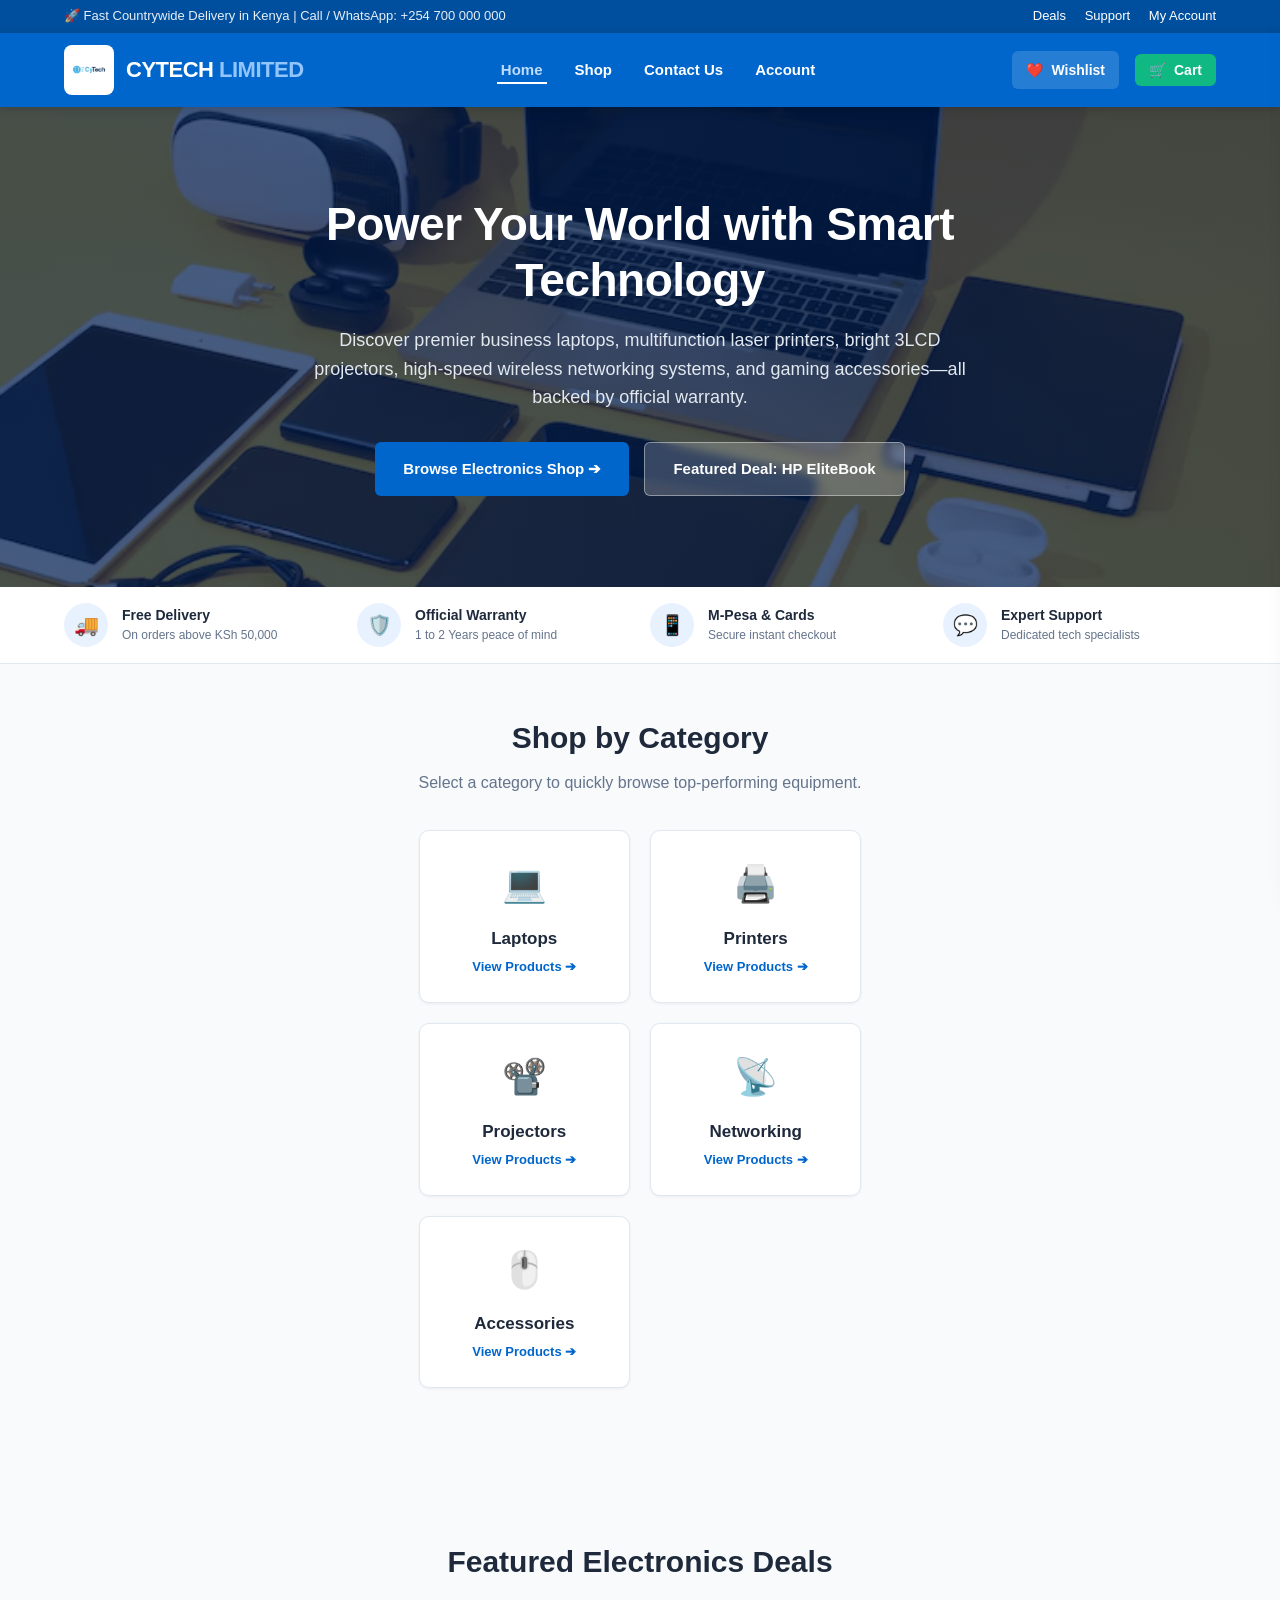
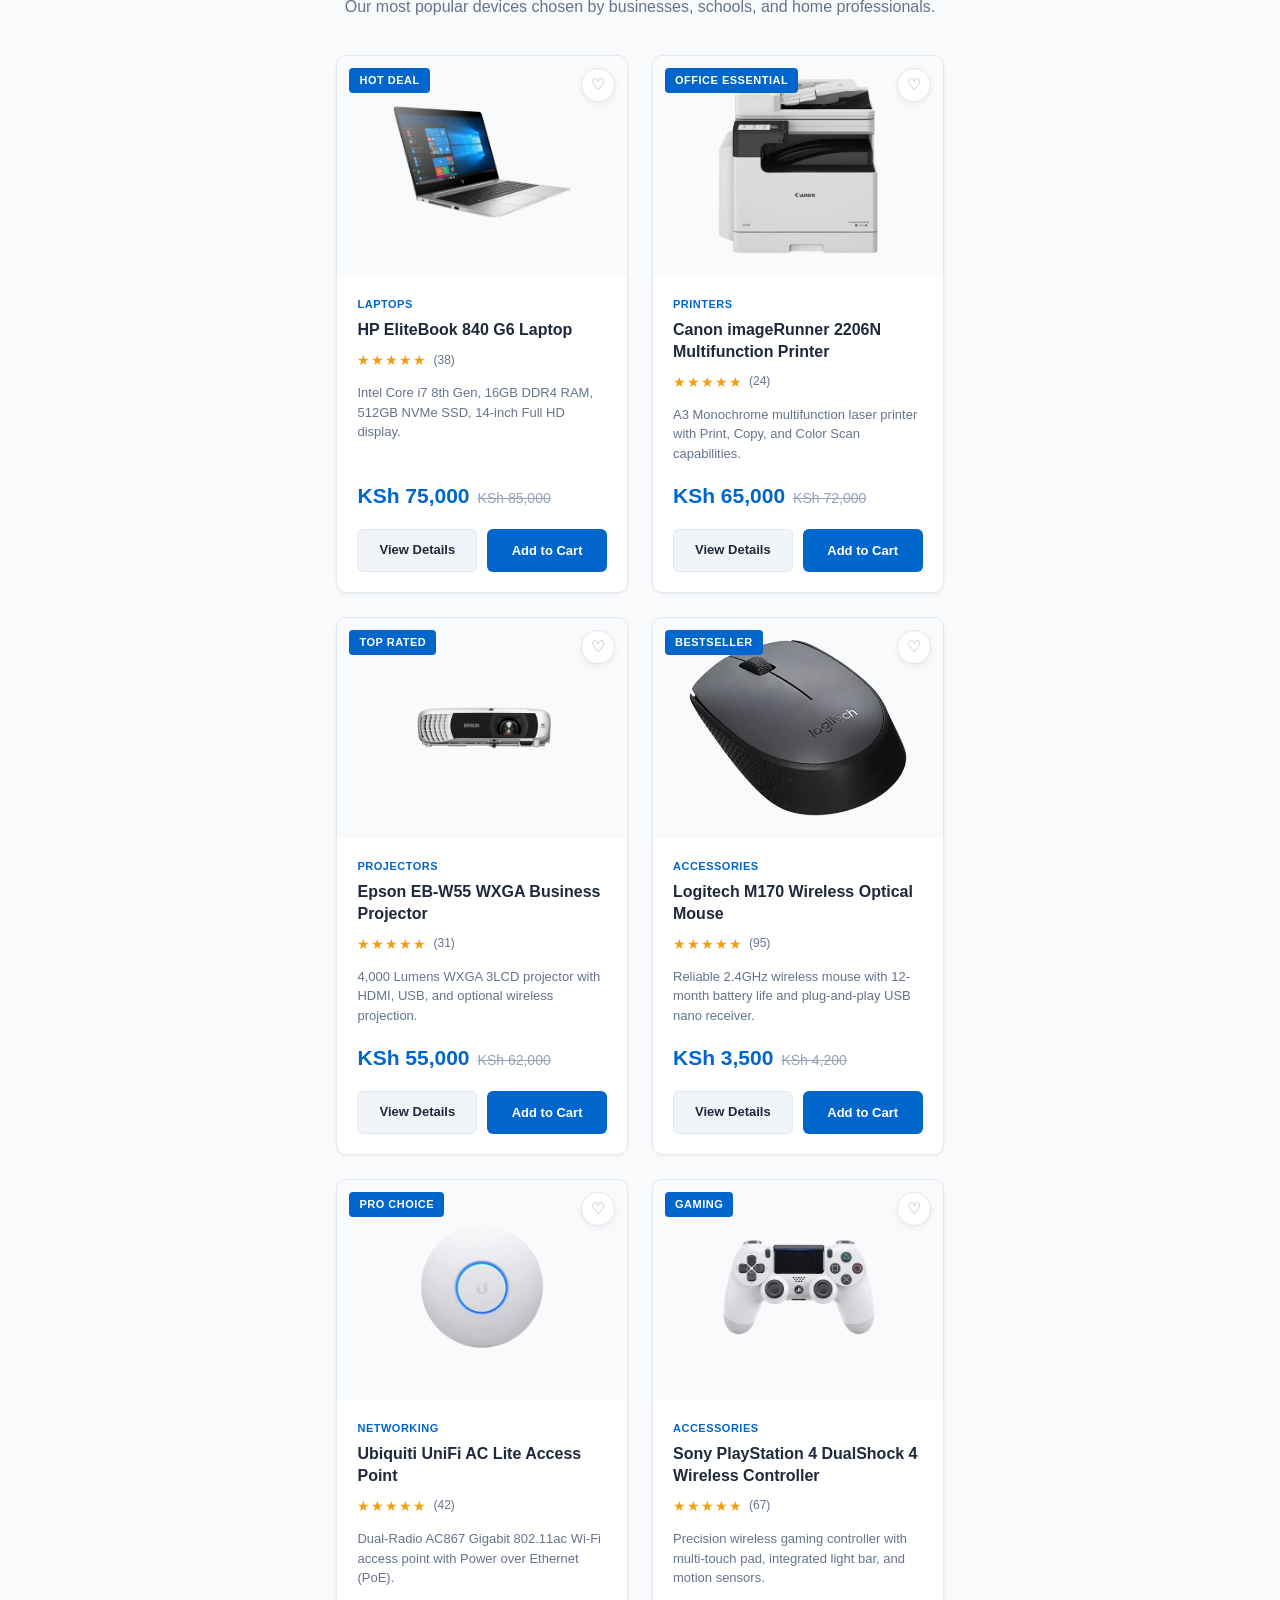
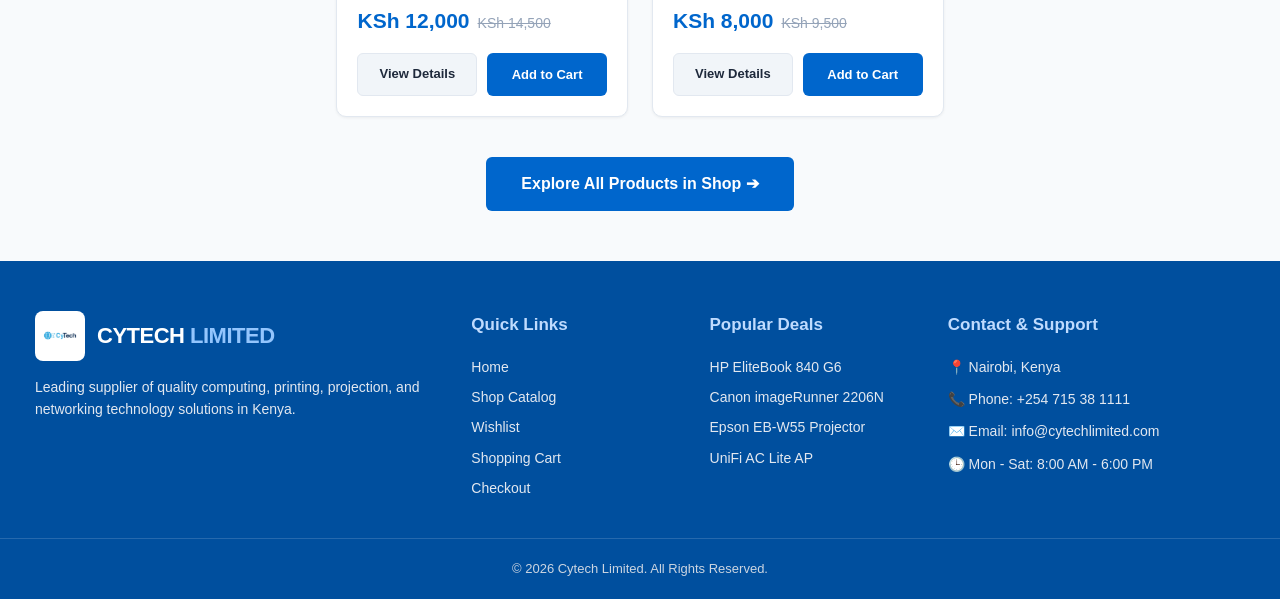
<file: index.html>
<!DOCTYPE html>
<html lang="en">
<head>
    <meta charset="UTF-8">
    <meta name="viewport" content="width=device-width, initial-scale=1.0">
    <title>Cytech Limited - Smart Electronics & Computer Store</title>
    <link rel="stylesheet" href="style.css"/>
</head>
<body>

    <!-- TOP ANNOUNCEMENT BAR -->
    <div class="top-bar">
        <div>🚀 Fast Countrywide Delivery in Kenya | Call / WhatsApp: +254 700 000 000</div>
        <div class="top-bar-links">
            <a href="Shop.html">Deals</a>
            <a href="contact.html">Support</a>
            <a href="registration.html">My Account</a>
        </div>
    </div>

    <!-- MAIN HEADER -->
    <header>
        <div class="navbar">
            <a href="index.html" class="logo-container">
                <img src="image/1583909243054-removebg-preview.png" alt="Cytech Limited Logo">
                <div class="logo-text">CYTECH <span>LIMITED</span></div>
            </a>

            <nav>
                <ul class="nav-links">
                    <li><a href="index.html" class="active">Home</a></li>
                    <li><a href="Shop.html">Shop</a></li>
                    <li><a href="contact.html">Contact Us</a></li>
                    <li><a href="registration.html">Account</a></li>
                </ul>
            </nav>

            <div class="header-actions">
                <a href="wishlist.html" class="header-action-btn" title="View Wishlist">
                    <span>❤️</span> Wishlist
                    <span class="badge-count wishlist-count-badge" style="display: none;">0</span>
                </a>
                <button type="button" class="header-action-btn cart-header-btn" onclick="openCartDrawer()" title="View Cart">
                    <span>🛒</span> Cart
                    <span class="badge-count cart-count-badge" style="display: none;">0</span>
                </button>
            </div>
        </div>
    </header>

    <!-- HERO SECTION -->
    <section class="hero">
        <h1>Power Your World with Smart Technology</h1>
        <p>
            Discover premier business laptops, multifunction laser printers, bright 3LCD projectors, 
            high-speed wireless networking systems, and gaming accessories—all backed by official warranty.
        </p>
        <div class="hero-buttons">
            <a href="Shop.html">Browse Electronics Shop ➔</a>
            <a href="singleProduct.html?id=hp-elitebook" class="secondary-btn">Featured Deal: HP EliteBook</a>
        </div>
    </section>

    <!-- VALUE PROPOSITIONS BANNER -->
    <section class="value-props-banner">
        <div class="value-props-grid">
            <div class="prop-card">
                <div class="prop-icon">🚚</div>
                <div class="prop-text">
                    <h4>Free Delivery</h4>
                    <p>On orders above KSh 50,000</p>
                </div>
            </div>
            <div class="prop-card">
                <div class="prop-icon">🛡️</div>
                <div class="prop-text">
                    <h4>Official Warranty</h4>
                    <p>1 to 2 Years peace of mind</p>
                </div>
            </div>
            <div class="prop-card">
                <div class="prop-icon">📱</div>
                <div class="prop-text">
                    <h4>M-Pesa & Cards</h4>
                    <p>Secure instant checkout</p>
                </div>
            </div>
            <div class="prop-card">
                <div class="prop-icon">💬</div>
                <div class="prop-text">
                    <h4>Expert Support</h4>
                    <p>Dedicated tech specialists</p>
                </div>
            </div>
        </div>
    </section>

    <!-- SHOP BY CATEGORY -->
    <section class="section-container">
        <div class="section-header">
            <h2>Shop by Category</h2>
            <p>Select a category to quickly browse top-performing equipment.</p>
        </div>

        <div class="category-cards-grid">
            <a href="Shop.html?category=laptop" class="category-card">
                <div class="category-card-icon">💻</div>
                <h3>Laptops</h3>
                <span>View Products ➔</span>
            </a>
            <a href="Shop.html?category=printer" class="category-card">
                <div class="category-card-icon">🖨️</div>
                <h3>Printers</h3>
                <span>View Products ➔</span>
            </a>
            <a href="Shop.html?category=projector" class="category-card">
                <div class="category-card-icon">📽️</div>
                <h3>Projectors</h3>
                <span>View Products ➔</span>
            </a>
            <a href="Shop.html?category=networking" class="category-card">
                <div class="category-card-icon">📡</div>
                <h3>Networking</h3>
                <span>View Products ➔</span>
            </a>
            <a href="Shop.html?category=accessories" class="category-card">
                <div class="category-card-icon">🖱️</div>
                <h3>Accessories</h3>
                <span>View Products ➔</span>
            </a>
        </div>
    </section>

    <!-- FEATURED PRODUCTS SHOWCASE -->
    <section class="section-container">
        <div class="section-header">
            <h2>Featured Electronics Deals</h2>
            <p>Our most popular devices chosen by businesses, schools, and home professionals.</p>
        </div>

        <div class="products" id="homeFeaturedGrid">
            <!-- Dynamically populated -->
        </div>

        <div style="text-align: center; margin-top: 40px;">
            <a href="Shop.html" class="btn-primary" style="padding: 14px 35px; font-size: 16px;">
                Explore All Products in Shop ➔
            </a>
        </div>
    </section>

    <!-- FOOTER -->
    <footer>
        <div class="footer-content">
            <div class="footer-section">
                <div class="logo-container" style="margin-bottom: 15px;">
                    <img src="image/1583909243054-removebg-preview.png" alt="Cytech Limited">
                    <div class="logo-text">CYTECH <span>LIMITED</span></div>
                </div>
                <p>Leading supplier of quality computing, printing, projection, and networking technology solutions in Kenya.</p>
            </div>

            <div class="footer-section">
                <h3>Quick Links</h3>
                <a href="index.html">Home</a>
                <a href="Shop.html">Shop Catalog</a>
                <a href="wishlist.html">Wishlist</a>
                <a href="cart.html">Shopping Cart</a>
                <a href="checkout.html">Checkout</a>
            </div>

            <div class="footer-section">
                <h3>Popular Deals</h3>
                <a href="singleProduct.html?id=hp-elitebook">HP EliteBook 840 G6</a>
                <a href="singleProduct.html?id=canon-imagerunner">Canon imageRunner 2206N</a>
                <a href="singleProduct.html?id=epson-eb-w55">Epson EB-W55 Projector</a>
                <a href="singleProduct.html?id=ubiquiti-unifi">UniFi AC Lite AP</a>
            </div>

            <div class="footer-section">
                <h3>Contact & Support</h3>
                <p>📍 Nairobi, Kenya</p>
                <p>📞 Phone: +254 715 38 1111</p>
                <p>✉️ Email: info@cytechlimited.com</p>
                <p>🕒 Mon - Sat: 8:00 AM - 6:00 PM</p>
            </div>
        </div>

        <div class="footer-bottom">
            &copy; 2026 Cytech Limited. All Rights Reserved.
        </div>
    </footer>

    <!-- SCRIPTS -->
    <script src="products.js"></script>
    <script src="store.js"></script>
    <script>
        function renderHomeFeatured() {
            const grid = document.getElementById("homeFeaturedGrid");
            if (!grid) return;

            const products = getAllProducts().slice(0, 6);

            grid.innerHTML = products.map(p => `
                <div class="product-card" data-category="${p.category}" data-price="${p.price}">
                    <div class="product-image">
                        <span class="product-badge">${p.badge || 'POPULAR'}</span>
                        <button type="button" class="wishlist-card-btn ${isInWishlist(p.id) ? 'active' : ''}" onclick="toggleWishlist('${p.id}'); this.classList.toggle('active');" title="Wishlist">
                            ${isInWishlist(p.id) ? '❤️' : '♡'}
                        </button>
                        <a href="singleProduct.html?id=${p.id}">
                            <img src="${p.image}" alt="${p.name}">
                        </a>
                    </div>
                    <div class="product-info">
                        <span class="product-category-tag">${p.categoryName}</span>
                        <h3><a href="singleProduct.html?id=${p.id}">${p.name}</a></h3>
                        <div class="product-rating-row">
                            <span class="star-rating">${renderStarRating(p.rating)}</span>
                            <span class="rating-count">(${p.reviewCount})</span>
                        </div>
                        <p>${p.shortDescription}</p>
                        <div class="price-container">
                            <span class="price">${formatKSh(p.price)}</span>
                            ${p.originalPrice ? `<span class="original-price">${formatKSh(p.originalPrice)}</span>` : ''}
                        </div>
                        <div class="card-actions">
                            <a href="singleProduct.html?id=${p.id}" class="btn-view">View Details</a>
                            <button type="button" class="btn-cart" onclick="addToCart('${p.id}', 1, true)">Add to Cart</button>
                        </div>
                    </div>
                </div>
            `).join("");
        }

        document.addEventListener("DOMContentLoaded", () => {
            renderHomeFeatured();
        });
    </script>
</body>
</html>
</file>
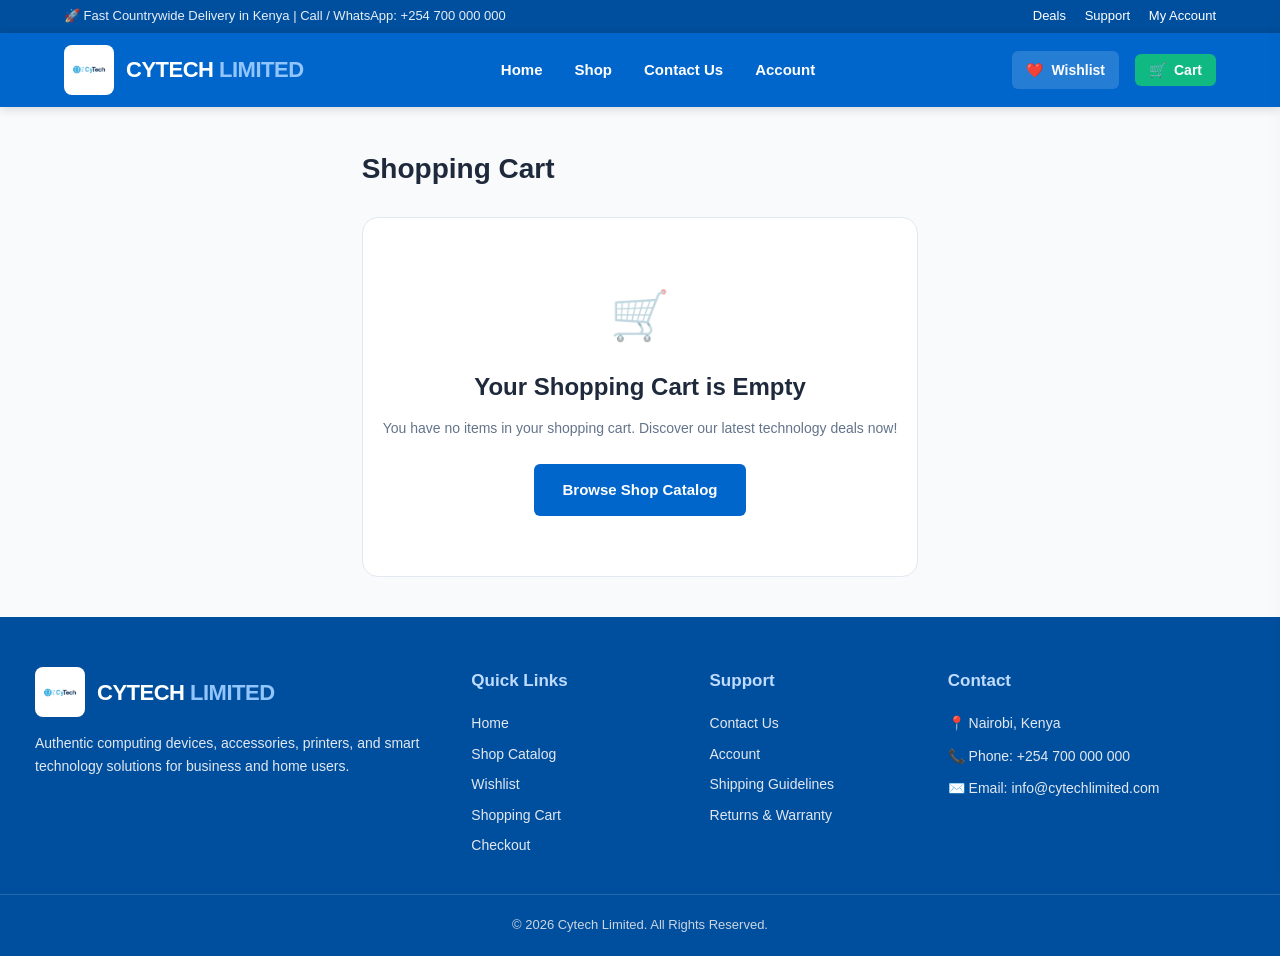
<file: cart.html>
<!DOCTYPE html>
<html lang="en">
<head>
    <meta charset="UTF-8">
    <meta name="viewport" content="width=device-width, initial-scale=1.0">
    <title>Shopping Cart - Cytech Limited</title>
    <link rel="stylesheet" href="style.css">
</head>
<body>

    <!-- TOP ANNOUNCEMENT BAR -->
    <div class="top-bar">
        <div>🚀 Fast Countrywide Delivery in Kenya | Call / WhatsApp: +254 700 000 000</div>
        <div class="top-bar-links">
            <a href="Shop.html">Deals</a>
            <a href="contact.html">Support</a>
            <a href="registration.html">My Account</a>
        </div>
    </div>

    <!-- HEADER -->
    <header>
        <div class="navbar">
            <a href="cytech.html" class="logo-container">
                <img src="image/1583909243054-removebg-preview.png" alt="Cytech Limited Logo">
                <div class="logo-text">CYTECH <span>LIMITED</span></div>
            </a>

            <nav>
                <ul class="nav-links">
                    <li><a href="cytech.html">Home</a></li>
                    <li><a href="Shop.html">Shop</a></li>
                    <li><a href="contact.html">Contact Us</a></li>
                    <li><a href="registration.html">Account</a></li>
                </ul>
            </nav>

            <div class="header-actions">
                <a href="wishlist.html" class="header-action-btn" title="View Wishlist">
                    <span>❤️</span> Wishlist
                    <span class="badge-count wishlist-count-badge" style="display: none;">0</span>
                </a>
                <button type="button" class="header-action-btn cart-header-btn" onclick="openCartDrawer()" title="View Cart">
                    <span>🛒</span> Cart
                    <span class="badge-count cart-count-badge" style="display: none;">0</span>
                </button>
            </div>
        </div>
    </header>

    <!-- MAIN CART PAGE WRAPPER -->
    <main class="cart-page-wrapper">
        <h1 style="font-size: 28px; font-weight: 800; margin-bottom: 25px; color: var(--dark);">Shopping Cart</h1>

        <div id="cartEmptyState" class="empty-drawer" style="display: none; background: white; padding: 60px 20px; border-radius: var(--radius-lg); border: 1px solid var(--border-color);">
            <div class="empty-icon">🛒</div>
            <h2>Your Shopping Cart is Empty</h2>
            <p style="margin: 10px 0 25px;">You have no items in your shopping cart. Discover our latest technology deals now!</p>
            <a href="Shop.html" class="btn-primary">Browse Shop Catalog</a>
        </div>

        <div id="cartContentLayout" class="cart-layout">
            
            <!-- LEFT: ITEMS TABLE -->
            <div class="cart-table-card">
                <div class="cart-table-header">
                    <h2>Items (<span id="cartItemsCount">0</span>)</h2>
                    <button type="button" class="btn-clear-cart" onclick="confirmClearCart()">Clear Cart</button>
                </div>

                <div style="overflow-x: auto;">
                    <table class="cart-table">
                        <thead>
                            <tr>
                                <th>Product</th>
                                <th>Price</th>
                                <th>Quantity</th>
                                <th>Subtotal</th>
                                <th></th>
                            </tr>
                        </thead>
                        <tbody id="cartTableBody">
                            <!-- Populated dynamically -->
                        </tbody>
                    </table>
                </div>

                <!-- Free delivery indicator -->
                <div id="freeShippingBanner" style="padding: 16px 24px; background: #f0fdf4; border-top: 1px solid #dcfce7; display: flex; align-items: center; gap: 12px; font-size: 13px; font-weight: 600; color: #166534;">
                    <span style="font-size: 20px;">🚚</span>
                    <span id="shippingNoticeText">Enjoy Free Countrywide Shipping on orders over KSh 50,000!</span>
                </div>
            </div>

            <!-- RIGHT: ORDER SUMMARY -->
            <div class="summary-card">
                <h3>Order Summary</h3>

                <div class="summary-row">
                    <span>Subtotal</span>
                    <strong id="summarySubtotal">KSh 0</strong>
                </div>

                <div class="summary-row" id="summaryDiscountRow" style="display: none; color: #ef4444;">
                    <span>Coupon Discount</span>
                    <strong id="summaryDiscount">- KSh 0</strong>
                </div>

                <div class="summary-row">
                    <span>Estimated Shipping</span>
                    <strong id="summaryShipping">KSh 0</strong>
                </div>

                <!-- COUPON INPUT BOX -->
                <div class="coupon-box">
                    <label for="couponInput">Have a Promo Code?</label>
                    <div class="coupon-input-group">
                        <input type="text" id="couponInput" placeholder="Try CYTECH10">
                        <button type="button" onclick="handleApplyCoupon()">Apply</button>
                    </div>
                    <div id="couponStatusMessage" style="font-size: 12px; margin-top: 6px;"></div>
                </div>

                <div class="summary-row total-row">
                    <span>Grand Total</span>
                    <span id="summaryTotal">KSh 0</span>
                </div>

                <a href="checkout.html" class="btn-proceed-checkout">
                    Proceed to Checkout ➔
                </a>

                <a href="Shop.html" class="btn-continue-shopping">
                    ← Continue Shopping
                </a>
            </div>

        </div>
    </main>

    <!-- FOOTER -->
    <footer>
        <div class="footer-content">
            <div class="footer-section">
                <div class="logo-container" style="margin-bottom: 15px;">
                    <img src="image/1583909243054-removebg-preview.png" alt="Cytech Limited">
                    <div class="logo-text">CYTECH <span>LIMITED</span></div>
                </div>
                <p>Authentic computing devices, accessories, printers, and smart technology solutions for business and home users.</p>
            </div>

            <div class="footer-section">
                <h3>Quick Links</h3>
                <a href="cytech.html">Home</a>
                <a href="Shop.html">Shop Catalog</a>
                <a href="wishlist.html">Wishlist</a>
                <a href="cart.html">Shopping Cart</a>
                <a href="checkout.html">Checkout</a>
            </div>

            <div class="footer-section">
                <h3>Support</h3>
                <a href="contact.html">Contact Us</a>
                <a href="registration.html">Account</a>
                <a href="contact.html">Shipping Guidelines</a>
                <a href="contact.html">Returns & Warranty</a>
            </div>

            <div class="footer-section">
                <h3>Contact</h3>
                <p>📍 Nairobi, Kenya</p>
                <p>📞 Phone: +254 700 000 000</p>
                <p>✉️ Email: info@cytechlimited.com</p>
            </div>
        </div>

        <div class="footer-bottom">
            &copy; 2026 Cytech Limited. All Rights Reserved.
        </div>
    </footer>

    <!-- SCRIPTS -->
    <script src="products.js"></script>
    <script src="store.js"></script>
    <script>
        function renderCartPage() {
            const details = getCartDetails();
            const emptyState = document.getElementById("cartEmptyState");
            const layout = document.getElementById("cartContentLayout");
            const tbody = document.getElementById("cartTableBody");
            const countSpan = document.getElementById("cartItemsCount");

            if (!tbody) return;

            if (details.items.length === 0) {
                emptyState.style.display = "block";
                layout.style.display = "none";
                return;
            }

            emptyState.style.display = "none";
            layout.style.display = "grid";
            countSpan.textContent = getCartCount();

            // Populate table rows
            tbody.innerHTML = details.items.map(item => `
                <tr>
                    <td>
                        <div class="cart-item-info">
                            <a href="singleProduct.html?id=${item.product.id}">
                                <img src="${item.product.image}" alt="${item.product.name}" class="cart-item-img">
                            </a>
                            <div>
                                <a href="singleProduct.html?id=${item.product.id}" class="cart-item-title">${item.product.name}</a>
                                <div class="cart-item-category">${item.product.categoryName}</div>
                            </div>
                        </div>
                    </td>
                    <td>
                        <div class="cart-item-price">${formatKSh(item.product.price)}</div>
                    </td>
                    <td>
                        <div class="quantity-selector">
                            <button type="button" onclick="changeQuantity('${item.product.id}', ${item.quantity - 1})">−</button>
                            <input type="number" value="${item.quantity}" min="1" onchange="changeQuantity('${item.product.id}', this.value)">
                            <button type="button" onclick="changeQuantity('${item.product.id}', ${item.quantity + 1})">+</button>
                        </div>
                    </td>
                    <td>
                        <div class="cart-item-subtotal">${formatKSh(item.lineTotal)}</div>
                    </td>
                    <td>
                        <button type="button" class="btn-remove-item" onclick="removeFromCart('${item.product.id}'); renderCartPage();" title="Remove Item">&times;</button>
                    </td>
                </tr>
            `).join("");

            // Order summary
            document.getElementById("summarySubtotal").textContent = formatKSh(details.subtotal);
            
            const discountRow = document.getElementById("summaryDiscountRow");
            if (details.discount > 0) {
                discountRow.style.display = "flex";
                document.getElementById("summaryDiscount").textContent = `- ${formatKSh(details.discount)}`;
            } else {
                discountRow.style.display = "none";
            }

            document.getElementById("summaryShipping").textContent = details.shipping === 0 ? "FREE" : formatKSh(details.shipping);
            document.getElementById("summaryTotal").textContent = formatKSh(details.total);

            // Shipping progress notice
            const noticeText = document.getElementById("shippingNoticeText");
            if (details.subtotal >= 50000) {
                noticeText.innerHTML = "🎉 <strong>Congratulations!</strong> You qualify for <strong>FREE Delivery</strong> anywhere in Kenya.";
            } else {
                const diff = 50000 - details.subtotal;
                noticeText.innerHTML = `Add <strong>${formatKSh(diff)}</strong> more to your order to get <strong>FREE Countrywide Delivery</strong>!`;
            }

            // Coupon status message
            const couponMsg = document.getElementById("couponStatusMessage");
            if (details.coupon) {
                couponMsg.innerHTML = `<span style="color: #10b981; font-weight: 600;">✓ Applied: ${details.coupon.code} (${details.coupon.description})</span> <button type="button" onclick="removeCoupon(); renderCartPage();" style="border:none; background:none; color:#ef4444; font-size:11px; cursor:pointer; text-decoration:underline;">Remove</button>`;
            } else {
                couponMsg.innerHTML = "";
            }
        }

        function changeQuantity(productId, newQty) {
            updateCartQuantity(productId, newQty);
            renderCartPage();
        }

        function handleApplyCoupon() {
            const input = document.getElementById("couponInput");
            const code = input.value.trim();
            const res = applyCoupon(code);
            if (res.success) {
                showToast(res.message, "success");
                input.value = "";
            } else {
                showToast(res.message, "error");
            }
            renderCartPage();
        }

        function confirmClearCart() {
            if (confirm("Are you sure you want to empty your entire cart?")) {
                clearCart();
                renderCartPage();
            }
        }

        // Listen for store updates
        window.addEventListener("cytech:cart-updated", () => {
            renderCartPage();
        });

        document.addEventListener("DOMContentLoaded", () => {
            renderCartPage();
        });
    </script>
</body>
</html>
</file>
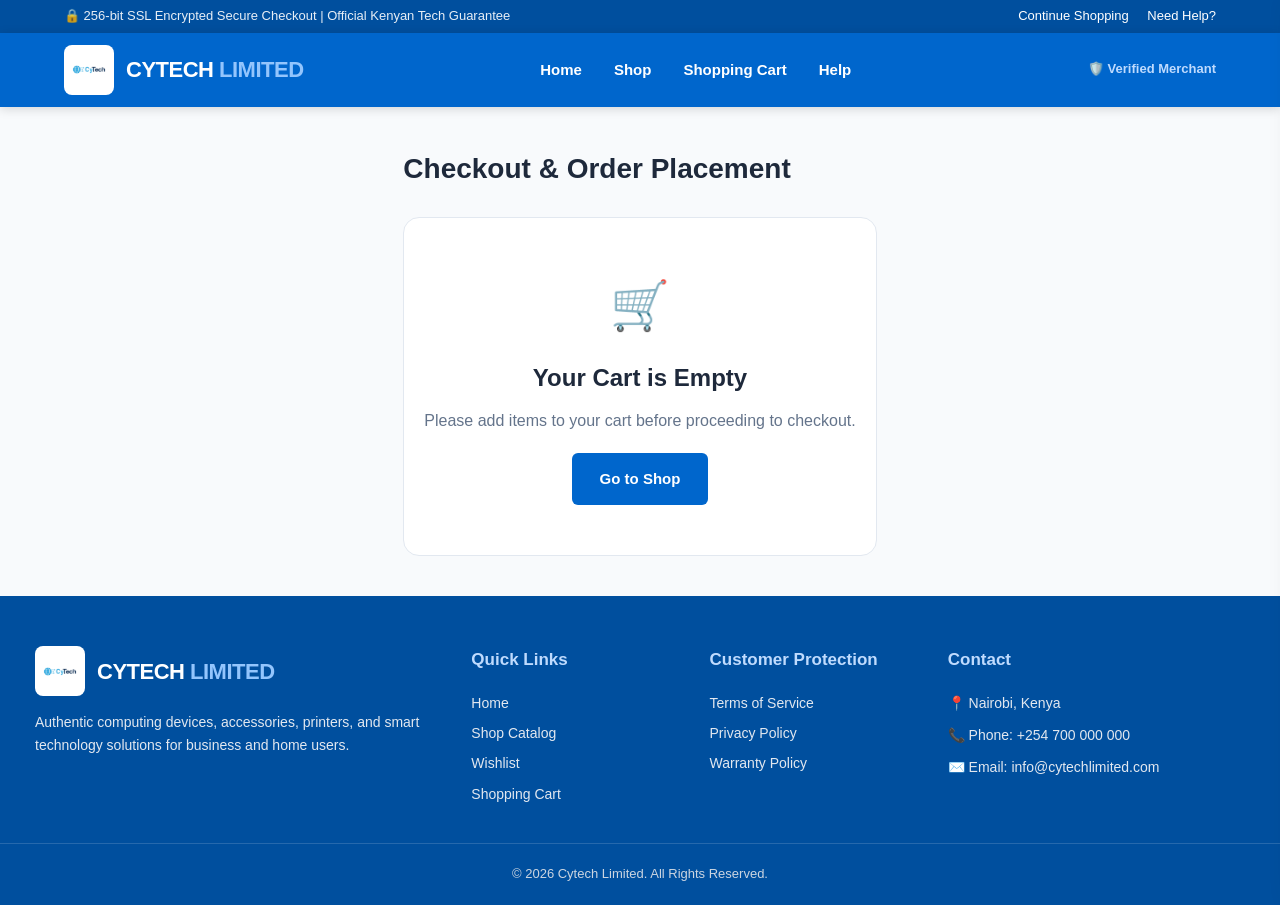
<file: checkout.html>
<!DOCTYPE html>
<html lang="en">
<head>
    <meta charset="UTF-8">
    <meta name="viewport" content="width=device-width, initial-scale=1.0">
    <title>Secure Checkout - Cytech Limited</title>
    <link rel="stylesheet" href="style.css">
</head>
<body>

    <!-- TOP BAR -->
    <div class="top-bar">
        <div>🔒 256-bit SSL Encrypted Secure Checkout | Official Kenyan Tech Guarantee</div>
        <div class="top-bar-links">
            <a href="Shop.html">Continue Shopping</a>
            <a href="contact.html">Need Help?</a>
        </div>
    </div>

    <!-- HEADER -->
    <header>
        <div class="navbar">
            <a href="cytech.html" class="logo-container">
                <img src="image/1583909243054-removebg-preview.png" alt="Cytech Limited Logo">
                <div class="logo-text">CYTECH <span>LIMITED</span></div>
            </a>

            <nav>
                <ul class="nav-links">
                    <li><a href="cytech.html">Home</a></li>
                    <li><a href="Shop.html">Shop</a></li>
                    <li><a href="cart.html">Shopping Cart</a></li>
                    <li><a href="contact.html">Help</a></li>
                </ul>
            </nav>

            <div class="header-actions">
                <span style="font-size: 13px; font-weight: 700; color: #bfdbfe; display: flex; align-items: center; gap: 6px;">
                    🛡️ Verified Merchant
                </span>
            </div>
        </div>
    </header>

    <!-- CHECKOUT WRAPPER -->
    <main class="checkout-wrapper">
        <h1 style="font-size: 28px; font-weight: 800; margin-bottom: 25px; color: var(--dark);">Checkout & Order Placement</h1>

        <div id="checkoutEmptyWarning" style="display: none; background: white; padding: 50px 20px; text-align: center; border-radius: var(--radius-lg); border: 1px solid var(--border-color);">
            <div style="font-size: 48px; margin-bottom: 15px;">🛒</div>
            <h2>Your Cart is Empty</h2>
            <p style="margin: 10px 0 20px; color: var(--text-muted);">Please add items to your cart before proceeding to checkout.</p>
            <a href="Shop.html" class="btn-primary">Go to Shop</a>
        </div>

        <div id="checkoutGrid" class="checkout-grid">
            
            <!-- LEFT COLUMN: CHECKOUT FORM -->
            <div class="checkout-form-box">
                <form id="checkoutForm" onsubmit="handlePlaceOrder(event)">
                    
                    <!-- STEP 1: CONTACT INFO -->
                    <div class="checkout-section-title">
                        <span class="step-num">1</span>
                        <span>Customer Contact Information</span>
                    </div>

                    <div class="form-grid-2">
                        <div class="form-group">
                            <label for="custFirstName">First Name *</label>
                            <input type="text" id="custFirstName" placeholder="e.g. Dennis" required>
                        </div>
                        <div class="form-group">
                            <label for="custLastName">Last Name *</label>
                            <input type="text" id="custLastName" placeholder="e.g. Mwangi" required>
                        </div>
                    </div>

                    <div class="form-grid-2">
                        <div class="form-group">
                            <label for="custPhone">Phone Number (M-Pesa enabled) *</label>
                            <input type="tel" id="custPhone" placeholder="e.g. 0712 345 678" required>
                        </div>
                        <div class="form-group">
                            <label for="custEmail">Email Address (for Receipt) *</label>
                            <input type="email" id="custEmail" placeholder="e.g. dennis@example.com" required>
                        </div>
                    </div>

                    <!-- STEP 2: SHIPPING ADDRESS -->
                    <div class="checkout-section-title" style="margin-top: 30px;">
                        <span class="step-num">2</span>
                        <span>Delivery Address & Destination</span>
                    </div>

                    <div class="form-group">
                        <label for="custAddress">Street Address / Building / Office *</label>
                        <input type="text" id="custAddress" placeholder="e.g. Kimathi Street, Pioneer House, 3rd Floor" required>
                    </div>

                    <div class="form-grid-2">
                        <div class="form-group">
                            <label for="custTown">Town / City *</label>
                            <input type="text" id="custTown" placeholder="e.g. Nairobi CBD" required>
                        </div>
                        <div class="form-group">
                            <label for="custCounty">County *</label>
                            <select id="custCounty" required>
                                <option value="Nairobi">Nairobi</option>
                                <option value="Kiambu">Kiambu</option>
                                <option value="Mombasa">Mombasa</option>
                                <option value="Nakuru">Nakuru</option>
                                <option value="Kisumu">Kisumu</option>
                                <option value="Uasin Gishu">Uasin Gishu (Eldoret)</option>
                                <option value="Machakos">Machakos</option>
                                <option value="Kajiado">Kajiado</option>
                                <option value="Other">Other Region / Countrywide</option>
                            </select>
                        </div>
                    </div>

                    <div class="form-group">
                        <label for="custNotes">Special Delivery Notes (Optional)</label>
                        <input type="text" id="custNotes" placeholder="e.g. Call upon arrival at gate 2">
                    </div>

                    <!-- STEP 3: PAYMENT METHOD -->
                    <div class="checkout-section-title" style="margin-top: 30px;">
                        <span class="step-num">3</span>
                        <span>Select Payment Method</span>
                    </div>

                    <div class="payment-methods-grid">
                        <div class="payment-method-card active" id="tabMpesa" onclick="selectPayment('mpesa')">
                            <div class="method-icon">📱</div>
                            <div class="method-title">M-Pesa Express</div>
                        </div>
                        <div class="payment-method-card" id="tabCard" onclick="selectPayment('card')">
                            <div class="method-icon">💳</div>
                            <div class="method-title">Debit / Credit Card</div>
                        </div>
                        <div class="payment-method-card" id="tabCod" onclick="selectPayment('cod')">
                            <div class="method-icon">💵</div>
                            <div class="method-title">Cash on Delivery</div>
                        </div>
                    </div>

                    <!-- M-PESA PANEL -->
                    <div id="panelMpesa" class="payment-details-panel">
                        <h4 style="margin-bottom: 8px; color: #166534; font-size: 15px;">Lipa na M-Pesa Online (STK Push)</h4>
                        <p style="font-size: 13px; color: var(--text-muted); margin-bottom: 12px;">
                            An instant payment prompt will appear on your phone screen to enter your M-Pesa PIN once you click "Complete Order".
                        </p>
                        <div class="form-group" style="margin-bottom: 0;">
                            <label for="mpesaPhone">M-Pesa Number</label>
                            <input type="tel" id="mpesaPhone" placeholder="07XX XXX XXX">
                        </div>
                    </div>

                    <!-- CARD PANEL -->
                    <div id="panelCard" class="payment-details-panel" style="display: none;">
                        <h4 style="margin-bottom: 8px; font-size: 15px;">Visa / Mastercard Secure Payment</h4>
                        <div class="form-group">
                            <label for="cardNumber">Card Number</label>
                            <input type="text" id="cardNumber" placeholder="4242 •••• •••• ••••" maxlength="19">
                        </div>
                        <div class="form-grid-2">
                            <div class="form-group">
                                <label for="cardExpiry">Expiry Date</label>
                                <input type="text" id="cardExpiry" placeholder="MM/YY" maxlength="5">
                            </div>
                            <div class="form-group">
                                <label for="cardCvv">CVV Code</label>
                                <input type="password" id="cardCvv" placeholder="123" maxlength="4">
                            </div>
                        </div>
                    </div>

                    <!-- COD PANEL -->
                    <div id="panelCod" class="payment-details-panel" style="display: none;">
                        <h4 style="margin-bottom: 8px; font-size: 15px;">Pay on Delivery (COD)</h4>
                        <p style="font-size: 13px; color: var(--text-muted); line-height: 1.6;">
                            Inspect your products upon delivery. Pay via M-Pesa or Cash directly to the verified Cytech courier after receiving and testing your package.
                        </p>
                    </div>

                    <button type="submit" class="btn-primary" style="width: 100%; padding: 16px; font-size: 17px; margin-top: 20px;">
                        Place & Confirm Order ➔
                    </button>

                </form>
            </div>

            <!-- RIGHT COLUMN: ORDER SUMMARY SIDEBAR -->
            <div class="summary-card" style="position: sticky; top: 90px;">
                <h3>Your Order Items</h3>

                <div id="checkoutItemsList" style="max-height: 320px; overflow-y: auto; margin-bottom: 20px; padding-right: 5px;">
                    <!-- Filled dynamically -->
                </div>

                <div class="summary-row">
                    <span>Subtotal</span>
                    <strong id="chkSubtotal">KSh 0</strong>
                </div>

                <div class="summary-row" id="chkDiscountRow" style="display: none; color: #ef4444;">
                    <span>Discount</span>
                    <strong id="chkDiscount">- KSh 0</strong>
                </div>

                <div class="summary-row">
                    <span>Shipping Fee</span>
                    <strong id="chkShipping">KSh 0</strong>
                </div>

                <div class="summary-row total-row">
                    <span>Total Due</span>
                    <span id="chkTotal">KSh 0</span>
                </div>

                <div style="margin-top: 20px; padding: 12px; background: #f8fafc; border-radius: var(--radius-sm); font-size: 12px; color: var(--text-muted); line-height: 1.5;">
                    🔒 All transactions are encrypted with industry-standard 256-bit SSL encryption. Cytech Limited never stores raw banking data.
                </div>
            </div>

        </div>
    </main>

    <!-- ORDER CONFIRMATION MODAL -->
    <div id="orderSuccessModal" class="modal-overlay">
        <div class="order-success-modal">
            <div class="success-check-circle">✓</div>
            <h2>Order Confirmed!</h2>
            <p style="color: var(--text-muted); margin-bottom: 15px;">Thank you for shopping with Cytech Limited. Your order has been placed successfully.</p>
            
            <div class="order-receipt-box">
                <div style="display: flex; justify-content: space-between; margin-bottom: 8px;">
                    <strong>Order Number:</strong>
                    <span id="receiptOrderId" style="color: var(--primary); font-weight: 700;">CY-2026-9812</span>
                </div>
                <div style="display: flex; justify-content: space-between; margin-bottom: 8px;">
                    <strong>Customer:</strong>
                    <span id="receiptCustomer">Dennis Mwangi</span>
                </div>
                <div style="display: flex; justify-content: space-between; margin-bottom: 8px;">
                    <strong>Destination:</strong>
                    <span id="receiptAddress">Nairobi, Kenya</span>
                </div>
                <div style="display: flex; justify-content: space-between; margin-bottom: 8px;">
                    <strong>Payment Mode:</strong>
                    <span id="receiptPayment">M-Pesa Express</span>
                </div>
                <div style="display: flex; justify-content: space-between; margin-top: 10px; padding-top: 8px; border-top: 1px dashed var(--border-color); font-size: 15px;">
                    <strong>Total Amount:</strong>
                    <strong id="receiptAmount" style="color: var(--primary);">KSh 0</strong>
                </div>
            </div>

            <p style="font-size: 13px; color: #166534; background: #ecfdf5; padding: 10px; border-radius: var(--radius-sm); margin-bottom: 20px;">
                📦 An SMS and email confirmation with your real-time tracking link have been dispatched.
            </p>

            <div style="display: flex; gap: 10px;">
                <button type="button" class="btn-primary" style="flex: 1;" onclick="window.location.href = 'cytech.html'">Back to Home</button>
                <button type="button" class="btn-primary" style="flex: 1; background: #0f172a;" onclick="window.location.href = 'Shop.html'">Continue Shopping</button>
            </div>
        </div>
    </div>

    <!-- FOOTER -->
    <footer>
        <div class="footer-content">
            <div class="footer-section">
                <div class="logo-container" style="margin-bottom: 15px;">
                    <img src="image/1583909243054-removebg-preview.png" alt="Cytech Limited">
                    <div class="logo-text">CYTECH <span>LIMITED</span></div>
                </div>
                <p>Authentic computing devices, accessories, printers, and smart technology solutions for business and home users.</p>
            </div>

            <div class="footer-section">
                <h3>Quick Links</h3>
                <a href="cytech.html">Home</a>
                <a href="Shop.html">Shop Catalog</a>
                <a href="wishlist.html">Wishlist</a>
                <a href="cart.html">Shopping Cart</a>
            </div>

            <div class="footer-section">
                <h3>Customer Protection</h3>
                <a href="contact.html">Terms of Service</a>
                <a href="contact.html">Privacy Policy</a>
                <a href="contact.html">Warranty Policy</a>
            </div>

            <div class="footer-section">
                <h3>Contact</h3>
                <p>📍 Nairobi, Kenya</p>
                <p>📞 Phone: +254 700 000 000</p>
                <p>✉️ Email: info@cytechlimited.com</p>
            </div>
        </div>

        <div class="footer-bottom">
            &copy; 2026 Cytech Limited. All Rights Reserved.
        </div>
    </footer>

    <!-- SCRIPTS -->
    <script src="products.js"></script>
    <script src="store.js"></script>
    <script>
        let selectedPaymentMethod = "mpesa";

        function selectPayment(method) {
            selectedPaymentMethod = method;
            document.querySelectorAll(".payment-method-card").forEach(c => c.classList.remove("active"));
            document.getElementById("panelMpesa").style.display = "none";
            document.getElementById("panelCard").style.display = "none";
            document.getElementById("panelCod").style.display = "none";

            if (method === "mpesa") {
                document.getElementById("tabMpesa").classList.add("active");
                document.getElementById("panelMpesa").style.display = "block";
            } else if (method === "card") {
                document.getElementById("tabCard").classList.add("active");
                document.getElementById("panelCard").style.display = "block";
            } else if (method === "cod") {
                document.getElementById("tabCod").classList.add("active");
                document.getElementById("panelCod").style.display = "block";
            }
        }

        function renderCheckoutSummary() {
            const details = getCartDetails();
            const warning = document.getElementById("checkoutEmptyWarning");
            const grid = document.getElementById("checkoutGrid");
            const itemsList = document.getElementById("checkoutItemsList");

            if (details.items.length === 0) {
                warning.style.display = "block";
                grid.style.display = "none";
                return;
            }

            warning.style.display = "none";
            grid.style.display = "grid";

            // Render item list
            itemsList.innerHTML = details.items.map(item => `
                <div style="display: flex; align-items: center; justify-content: space-between; margin-bottom: 12px; padding-bottom: 10px; border-bottom: 1px solid var(--border-color);">
                    <div style="display: flex; align-items: center; gap: 10px;">
                        <img src="${item.product.image}" alt="${item.product.name}" style="width: 44px; height: 44px; object-fit: contain; background: #f8fafc; border-radius: 4px; border: 1px solid var(--border-color);">
                        <div>
                            <div style="font-size: 13px; font-weight: 700; color: var(--dark); line-height: 1.2;">${item.product.name}</div>
                            <div style="font-size: 11px; color: var(--text-muted);">Qty: ${item.quantity} &times; ${formatKSh(item.product.price)}</div>
                        </div>
                    </div>
                    <div style="font-size: 13px; font-weight: 700; color: var(--primary);">${formatKSh(item.lineTotal)}</div>
                </div>
            `).join("");

            document.getElementById("chkSubtotal").textContent = formatKSh(details.subtotal);
            const discountRow = document.getElementById("chkDiscountRow");
            if (details.discount > 0) {
                discountRow.style.display = "flex";
                document.getElementById("chkDiscount").textContent = `- ${formatKSh(details.discount)}`;
            } else {
                discountRow.style.display = "none";
            }

            document.getElementById("chkShipping").textContent = details.shipping === 0 ? "FREE" : formatKSh(details.shipping);
            document.getElementById("chkTotal").textContent = formatKSh(details.total);
        }

        function handlePlaceOrder(e) {
            e.preventDefault();
            const details = getCartDetails();
            if (details.items.length === 0) {
                showToast("Your cart is empty!", "error");
                return;
            }

            const firstName = document.getElementById("custFirstName").value.trim();
            const lastName = document.getElementById("custLastName").value.trim();
            const phone = document.getElementById("custPhone").value.trim();
            const email = document.getElementById("custEmail").value.trim();
            const address = document.getElementById("custAddress").value.trim();
            const town = document.getElementById("custTown").value.trim();
            const county = document.getElementById("custCounty").value;

            // Generate order ID
            const orderId = "CY-" + new Date().getFullYear() + "-" + Math.floor(10000 + Math.random() * 90000);

            let paymentLabel = "M-Pesa Express";
            if (selectedPaymentMethod === "card") paymentLabel = "Credit/Debit Card";
            if (selectedPaymentMethod === "cod") paymentLabel = "Cash on Delivery";

            // Populate Modal Receipt
            document.getElementById("receiptOrderId").textContent = orderId;
            document.getElementById("receiptCustomer").textContent = `${firstName} ${lastName} (${phone})`;
            document.getElementById("receiptAddress").textContent = `${address}, ${town}, ${county}`;
            document.getElementById("receiptPayment").textContent = paymentLabel;
            document.getElementById("receiptAmount").textContent = formatKSh(details.total);

            // Open Modal
            document.getElementById("orderSuccessModal").classList.add("active");

            // Clear Cart in background
            clearCart();
        }

        document.addEventListener("DOMContentLoaded", () => {
            renderCheckoutSummary();
        });
    </script>
</body>
</html>
</file>
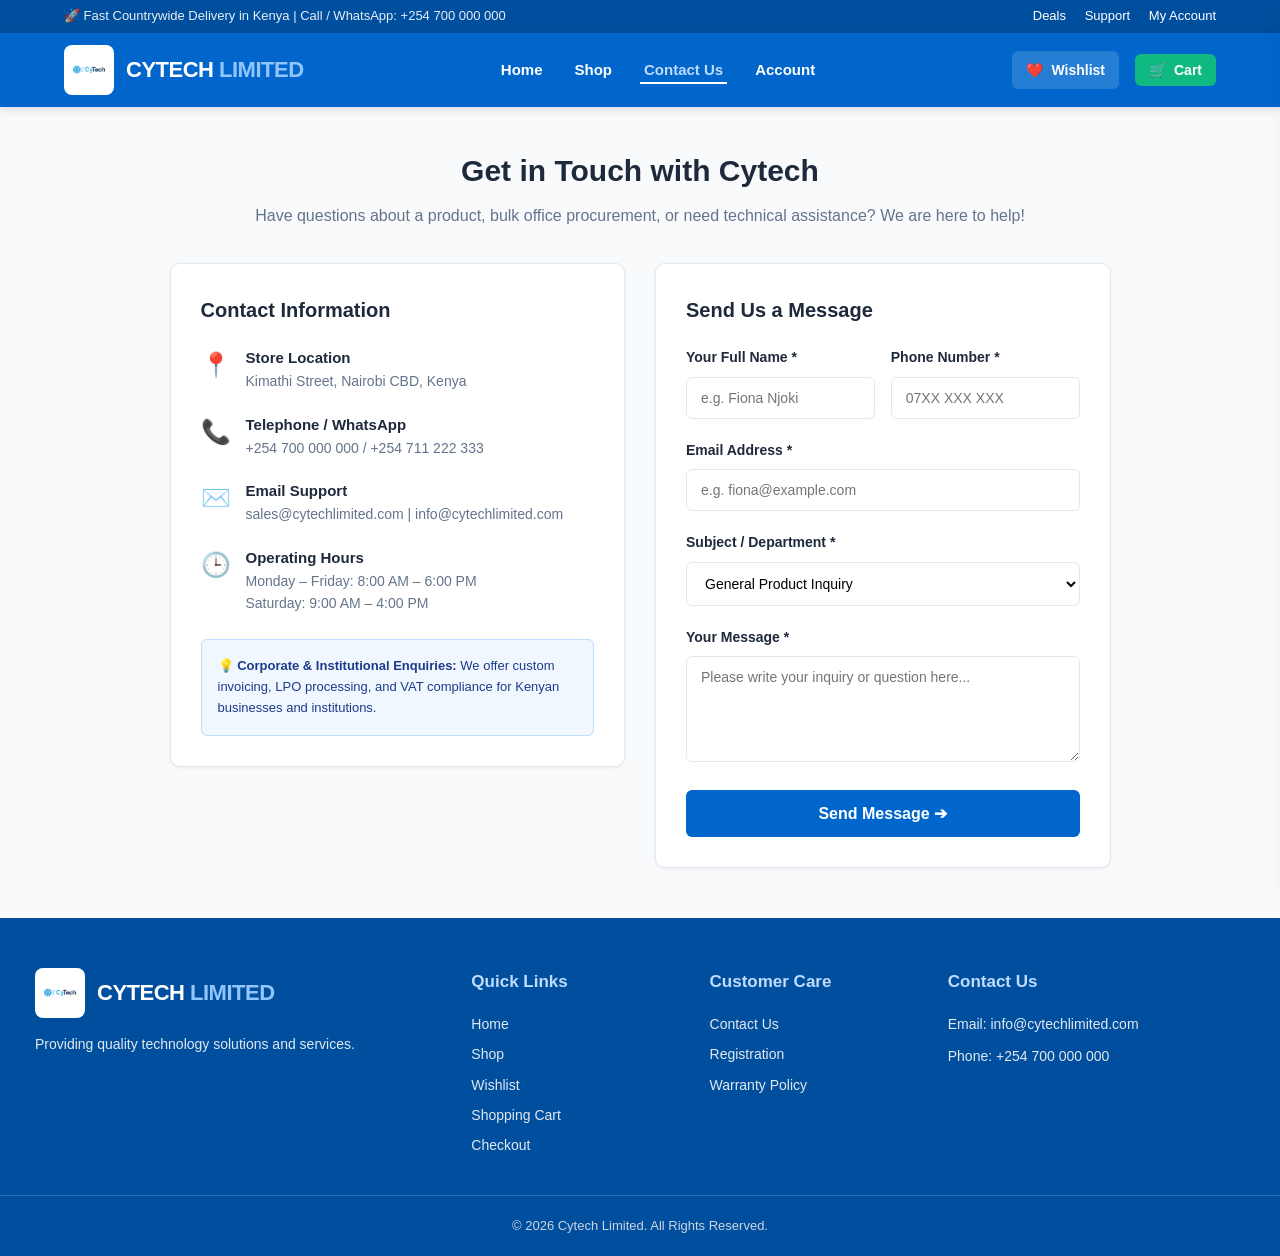
<file: contact.html>
<!DOCTYPE html>
<html lang="en">
<head>
    <meta charset="UTF-8">
    <meta name="viewport" content="width=device-width, initial-scale=1.0">
    <title>Contact Us - Cytech Limited</title>
    <link rel="stylesheet" href="style.css"/>
</head>
<body>

    <!-- TOP ANNOUNCEMENT BAR -->
    <div class="top-bar">
        <div>🚀 Fast Countrywide Delivery in Kenya | Call / WhatsApp: +254 700 000 000</div>
        <div class="top-bar-links">
            <a href="Shop.html">Deals</a>
            <a href="contact.html">Support</a>
            <a href="registration.html">My Account</a>
        </div>
    </div>

    <!-- MAIN HEADER -->
    <header>
        <div class="navbar">
            <a href="index.html" class="logo-container">
                <img src="image/1583909243054-removebg-preview.png" alt="Cytech Limited Logo">
                <div class="logo-text">CYTECH <span>LIMITED</span></div>
            </a>

            <nav>
                <ul class="nav-links">
                    <li><a href="index.html">Home</a></li>
                    <li><a href="Shop.html">Shop</a></li>
                    <li><a href="contact.html" class="active">Contact Us</a></li>
                    <li><a href="registration.html">Account</a></li>
                </ul>
            </nav>

            <div class="header-actions">
                <a href="wishlist.html" class="header-action-btn" title="View Wishlist">
                    <span>❤️</span> Wishlist
                    <span class="badge-count wishlist-count-badge" style="display: none;">0</span>
                </a>
                <button type="button" class="header-action-btn cart-header-btn" onclick="openCartDrawer()" title="View Cart">
                    <span>🛒</span> Cart
                    <span class="badge-count cart-count-badge" style="display: none;">0</span>
                </button>
            </div>
        </div>
    </header>

    <!-- CONTACT AREA -->
    <main class="section-container" style="margin-top: 40px;">
        <div class="section-header">
            <h2>Get in Touch with Cytech</h2>
            <p>Have questions about a product, bulk office procurement, or need technical assistance? We are here to help!</p>
        </div>

        <div style="display: grid; grid-template-columns: repeat(auto-fit, minmax(320px, 1fr)); gap: 30px; align-items: start;">
            
            <!-- CONTACT INFO CARD -->
            <div style="background: white; border-radius: var(--radius-md); padding: 30px; border: 1px solid var(--border-color); box-shadow: var(--shadow-sm);">
                <h3 style="font-size: 20px; font-weight: 800; color: var(--dark); margin-bottom: 20px;">Contact Information</h3>

                <div style="display: flex; gap: 15px; margin-bottom: 20px;">
                    <div style="font-size: 24px; color: var(--primary);">📍</div>
                    <div>
                        <strong style="display: block; font-size: 15px; color: var(--dark);">Store Location</strong>
                        <p style="font-size: 14px; color: var(--text-muted); margin: 0;">Kimathi Street, Nairobi CBD, Kenya</p>
                    </div>
                </div>

                <div style="display: flex; gap: 15px; margin-bottom: 20px;">
                    <div style="font-size: 24px; color: var(--primary);">📞</div>
                    <div>
                        <strong style="display: block; font-size: 15px; color: var(--dark);">Telephone / WhatsApp</strong>
                        <p style="font-size: 14px; color: var(--text-muted); margin: 0;">+254 700 000 000 / +254 711 222 333</p>
                    </div>
                </div>

                <div style="display: flex; gap: 15px; margin-bottom: 20px;">
                    <div style="font-size: 24px; color: var(--primary);">✉️</div>
                    <div>
                        <strong style="display: block; font-size: 15px; color: var(--dark);">Email Support</strong>
                        <p style="font-size: 14px; color: var(--text-muted); margin: 0;">sales@cytechlimited.com | info@cytechlimited.com</p>
                    </div>
                </div>

                <div style="display: flex; gap: 15px; margin-bottom: 25px;">
                    <div style="font-size: 24px; color: var(--primary);">🕒</div>
                    <div>
                        <strong style="display: block; font-size: 15px; color: var(--dark);">Operating Hours</strong>
                        <p style="font-size: 14px; color: var(--text-muted); margin: 0;">Monday – Friday: 8:00 AM – 6:00 PM<br>Saturday: 9:00 AM – 4:00 PM</p>
                    </div>
                </div>

                <div style="padding: 16px; background: #f0f7ff; border-radius: var(--radius-sm); border: 1px solid #bfdbfe; font-size: 13px; color: #1e3a8a;">
                    💡 <strong>Corporate & Institutional Enquiries:</strong> We offer custom invoicing, LPO processing, and VAT compliance for Kenyan businesses and institutions.
                </div>
            </div>

            <!-- CONTACT FORM -->
            <div style="background: white; border-radius: var(--radius-md); padding: 30px; border: 1px solid var(--border-color); box-shadow: var(--shadow-sm);">
                <h3 style="font-size: 20px; font-weight: 800; color: var(--dark); margin-bottom: 20px;">Send Us a Message</h3>

                <form id="contactForm" onsubmit="handleContactSubmit(event)">
                    <div class="form-grid-2">
                        <div class="form-group">
                            <label for="contactName">Your Full Name *</label>
                            <input type="text" id="contactName" placeholder="e.g. Fiona Njoki" required>
                        </div>
                        <div class="form-group">
                            <label for="contactPhone">Phone Number *</label>
                            <input type="tel" id="contactPhone" placeholder="07XX XXX XXX" required>
                        </div>
                    </div>

                    <div class="form-group">
                        <label for="contactEmail">Email Address *</label>
                        <input type="email" id="contactEmail" placeholder="e.g. fiona@example.com" required>
                    </div>

                    <div class="form-group">
                        <label for="contactSubject">Subject / Department *</label>
                        <select id="contactSubject" required>
                            <option value="General Inquiry">General Product Inquiry</option>
                            <option value="Sales Order">Sales / Order Delivery Status</option>
                            <option value="Warranty Claim">Warranty / Technical Support</option>
                            <option value="Bulk Quotation">Bulk Corporate Quotation</option>
                        </select>
                    </div>

                    <div class="form-group">
                        <label for="contactMessage">Your Message *</label>
                        <textarea id="contactMessage" rows="5" placeholder="Please write your inquiry or question here..." required></textarea>
                    </div>

                    <button type="submit" class="btn-primary" style="width: 100%; padding: 14px; font-size: 16px;">
                        Send Message ➔
                    </button>
                </form>
            </div>

        </div>
    </main>

    <!-- FOOTER -->
    <footer>
        <div class="footer-content">
            <div class="footer-section">
                <div class="logo-container" style="margin-bottom: 15px;">
                    <img src="image/1583909243054-removebg-preview.png" alt="Cytech Limited">
                    <div class="logo-text">CYTECH <span>LIMITED</span></div>
                </div>
                <p>Providing quality technology solutions and services.</p>
            </div>

            <div class="footer-section">
                <h3>Quick Links</h3>
                <a href="index.html">Home</a>
                <a href="Shop.html">Shop</a>
                <a href="wishlist.html">Wishlist</a>
                <a href="cart.html">Shopping Cart</a>
                <a href="checkout.html">Checkout</a>
            </div>

            <div class="footer-section">
                <h3>Customer Care</h3>
                <a href="contact.html">Contact Us</a>
                <a href="registration.html">Registration</a>
                <a href="contact.html">Warranty Policy</a>
            </div>

            <div class="footer-section">
                <h3>Contact Us</h3>
                <p>Email: info@cytechlimited.com</p>
                <p>Phone: +254 700 000 000</p>
            </div>
        </div>

        <div class="footer-bottom">
            &copy; 2026 Cytech Limited. All Rights Reserved.
        </div>
    </footer>

    <!-- SCRIPTS -->
    <script src="products.js"></script>
    <script src="store.js"></script>
    <script>
        function handleContactSubmit(e) {
            e.preventDefault();
            const name = document.getElementById("contactName").value;
            showToast(`Thank you, ${name}! Your message has been sent. Our team will get back to you shortly.`, "success");
            document.getElementById("contactForm").reset();
        }
    </script>
</body>
</html>
</file>
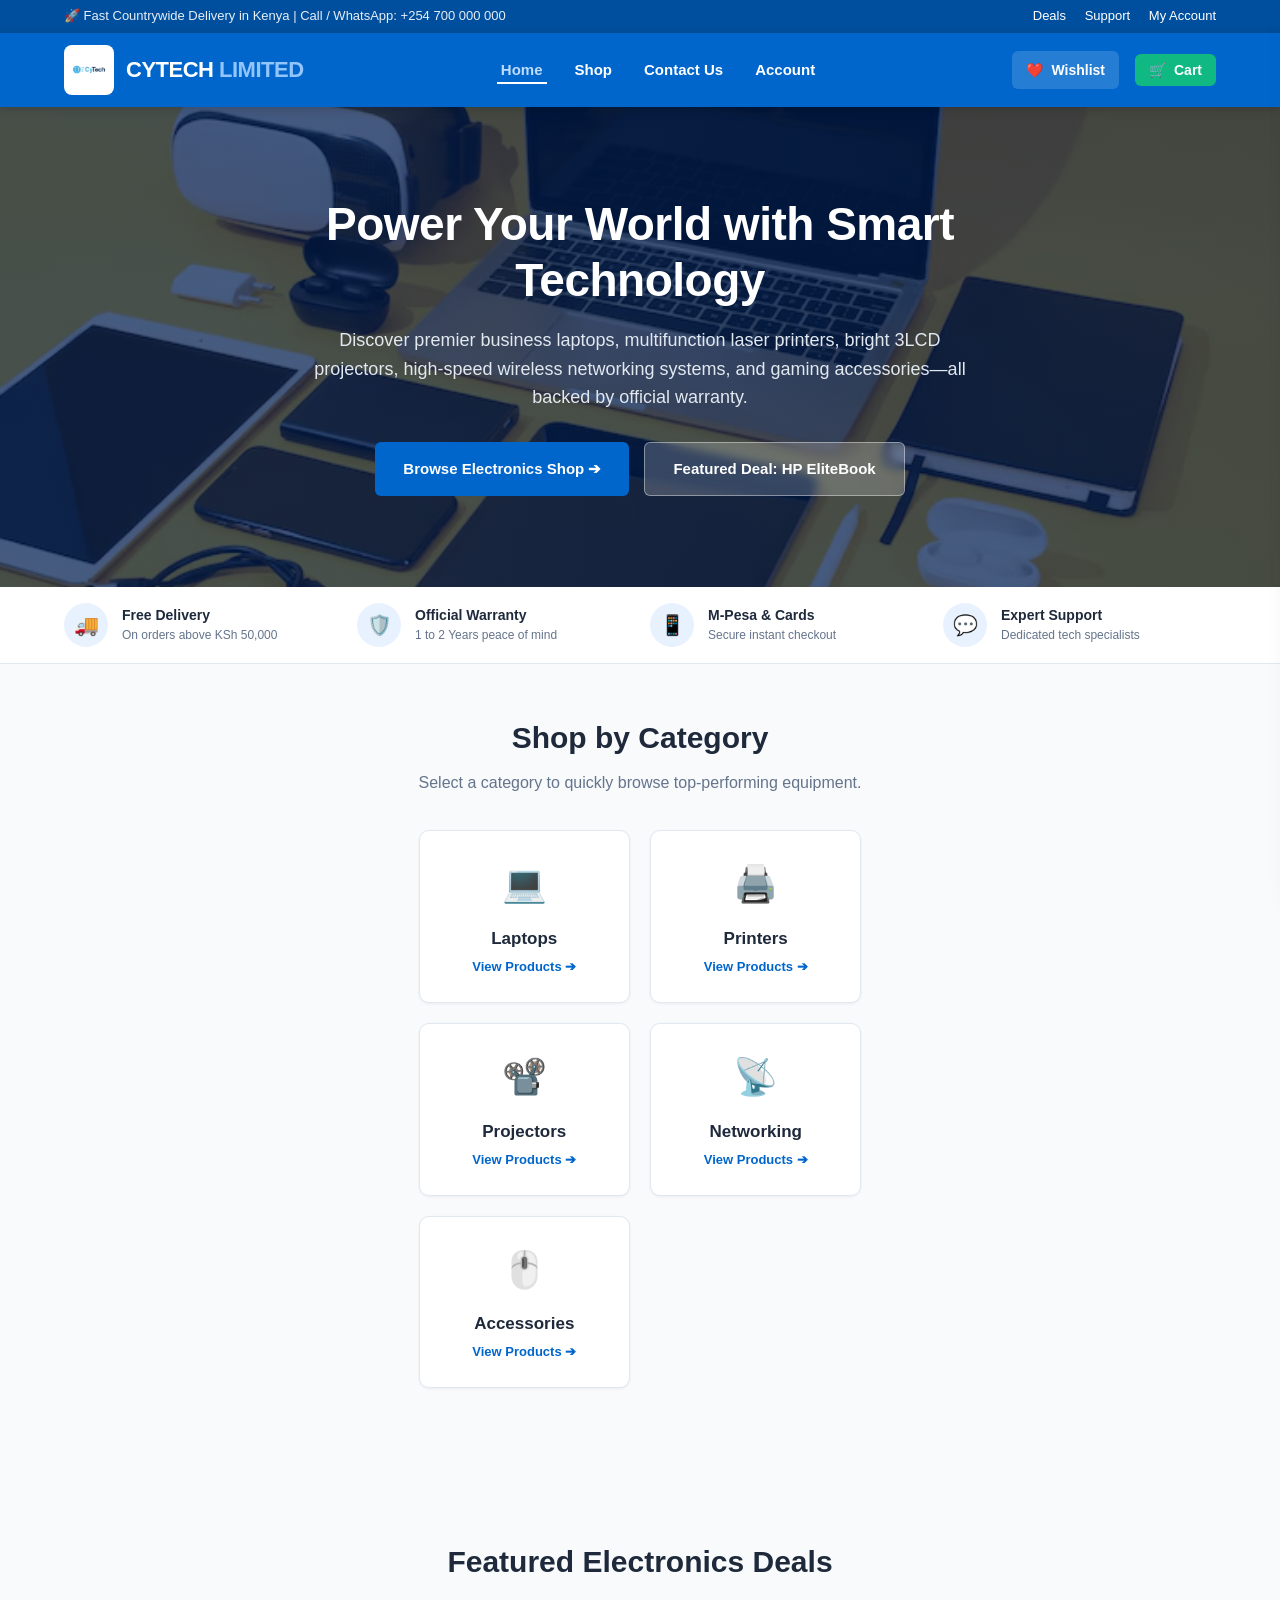
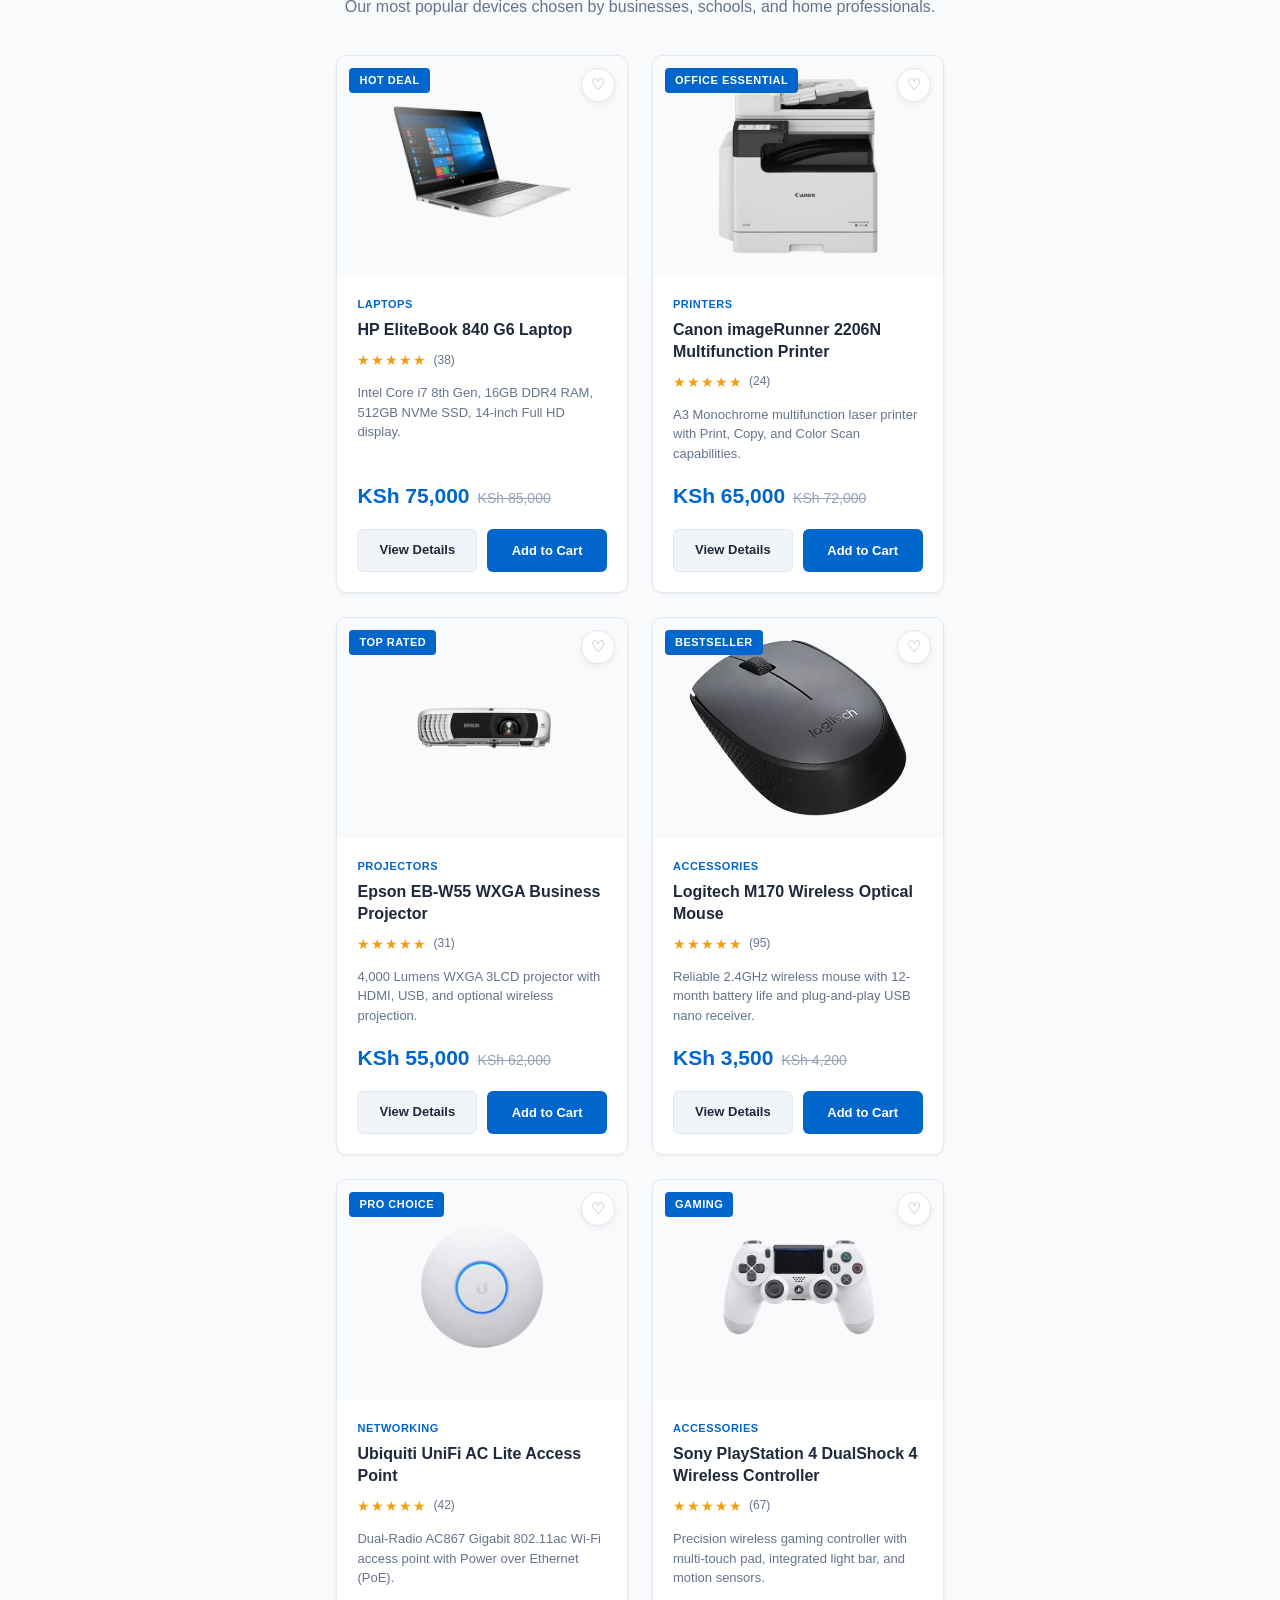
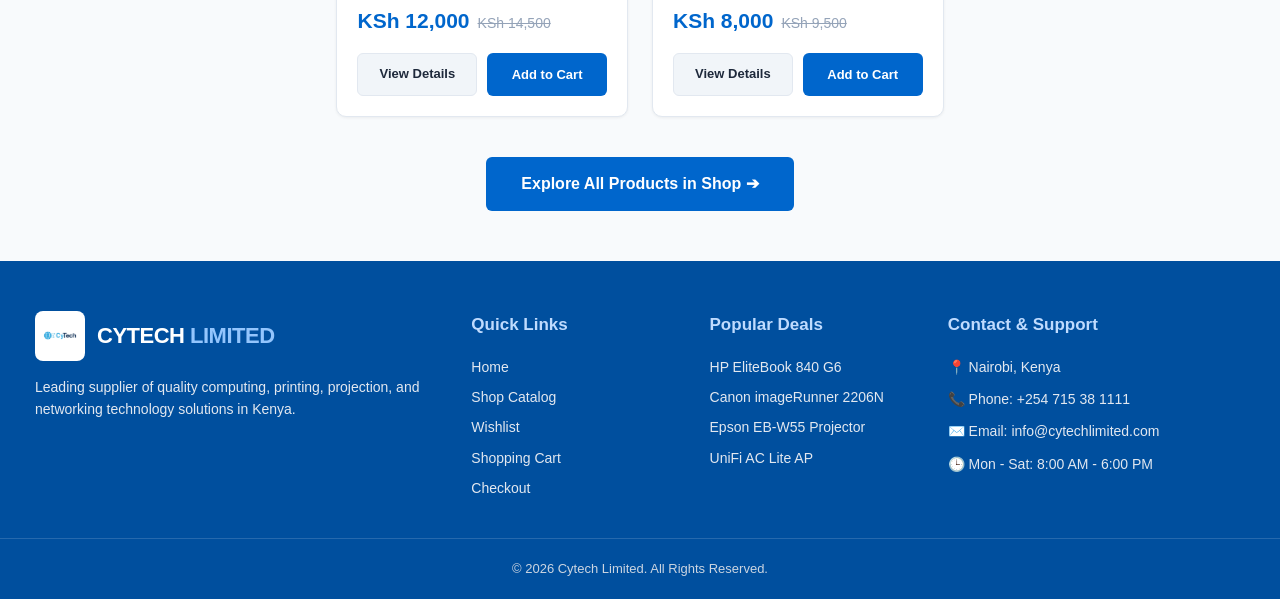
<file: cytech.html>
<!DOCTYPE html>
<html lang="en">
<head>
    <meta charset="UTF-8">
    <meta name="viewport" content="width=device-width, initial-scale=1.0">
    <title>Cytech Limited - Smart Electronics & Computer Store</title>
    <link rel="stylesheet" href="style.css"/>
</head>
<body>

    <!-- TOP ANNOUNCEMENT BAR -->
    <div class="top-bar">
        <div>🚀 Fast Countrywide Delivery in Kenya | Call / WhatsApp: +254 700 000 000</div>
        <div class="top-bar-links">
            <a href="Shop.html">Deals</a>
            <a href="contact.html">Support</a>
            <a href="registration.html">My Account</a>
        </div>
    </div>

    <!-- MAIN HEADER -->
    <header>
        <div class="navbar">
            <a href="cytech.html" class="logo-container">
                <img src="image/1583909243054-removebg-preview.png" alt="Cytech Limited Logo">
                <div class="logo-text">CYTECH <span>LIMITED</span></div>
            </a>

            <nav>
                <ul class="nav-links">
                    <li><a href="cytech.html" class="active">Home</a></li>
                    <li><a href="Shop.html">Shop</a></li>
                    <li><a href="contact.html">Contact Us</a></li>
                    <li><a href="registration.html">Account</a></li>
                </ul>
            </nav>

            <div class="header-actions">
                <a href="wishlist.html" class="header-action-btn" title="View Wishlist">
                    <span>❤️</span> Wishlist
                    <span class="badge-count wishlist-count-badge" style="display: none;">0</span>
                </a>
                <button type="button" class="header-action-btn cart-header-btn" onclick="openCartDrawer()" title="View Cart">
                    <span>🛒</span> Cart
                    <span class="badge-count cart-count-badge" style="display: none;">0</span>
                </button>
            </div>
        </div>
    </header>

    <!-- HERO SECTION -->
    <section class="hero">
        <h1>Power Your World with Smart Technology</h1>
        <p>
            Discover premier business laptops, multifunction laser printers, bright 3LCD projectors, 
            high-speed wireless networking systems, and gaming accessories—all backed by official warranty.
        </p>
        <div class="hero-buttons">
            <a href="Shop.html">Browse Electronics Shop ➔</a>
            <a href="singleProduct.html?id=hp-elitebook" class="secondary-btn">Featured Deal: HP EliteBook</a>
        </div>
    </section>

    <!-- VALUE PROPOSITIONS BANNER -->
    <section class="value-props-banner">
        <div class="value-props-grid">
            <div class="prop-card">
                <div class="prop-icon">🚚</div>
                <div class="prop-text">
                    <h4>Free Delivery</h4>
                    <p>On orders above KSh 50,000</p>
                </div>
            </div>
            <div class="prop-card">
                <div class="prop-icon">🛡️</div>
                <div class="prop-text">
                    <h4>Official Warranty</h4>
                    <p>1 to 2 Years peace of mind</p>
                </div>
            </div>
            <div class="prop-card">
                <div class="prop-icon">📱</div>
                <div class="prop-text">
                    <h4>M-Pesa & Cards</h4>
                    <p>Secure instant checkout</p>
                </div>
            </div>
            <div class="prop-card">
                <div class="prop-icon">💬</div>
                <div class="prop-text">
                    <h4>Expert Support</h4>
                    <p>Dedicated tech specialists</p>
                </div>
            </div>
        </div>
    </section>

    <!-- SHOP BY CATEGORY -->
    <section class="section-container">
        <div class="section-header">
            <h2>Shop by Category</h2>
            <p>Select a category to quickly browse top-performing equipment.</p>
        </div>

        <div class="category-cards-grid">
            <a href="Shop.html?category=laptop" class="category-card">
                <div class="category-card-icon">💻</div>
                <h3>Laptops</h3>
                <span>View Products ➔</span>
            </a>
            <a href="Shop.html?category=printer" class="category-card">
                <div class="category-card-icon">🖨️</div>
                <h3>Printers</h3>
                <span>View Products ➔</span>
            </a>
            <a href="Shop.html?category=projector" class="category-card">
                <div class="category-card-icon">📽️</div>
                <h3>Projectors</h3>
                <span>View Products ➔</span>
            </a>
            <a href="Shop.html?category=networking" class="category-card">
                <div class="category-card-icon">📡</div>
                <h3>Networking</h3>
                <span>View Products ➔</span>
            </a>
            <a href="Shop.html?category=accessories" class="category-card">
                <div class="category-card-icon">🖱️</div>
                <h3>Accessories</h3>
                <span>View Products ➔</span>
            </a>
        </div>
    </section>

    <!-- FEATURED PRODUCTS SHOWCASE -->
    <section class="section-container">
        <div class="section-header">
            <h2>Featured Electronics Deals</h2>
            <p>Our most popular devices chosen by businesses, schools, and home professionals.</p>
        </div>

        <div class="products" id="homeFeaturedGrid">
            <!-- Dynamically populated -->
        </div>

        <div style="text-align: center; margin-top: 40px;">
            <a href="Shop.html" class="btn-primary" style="padding: 14px 35px; font-size: 16px;">
                Explore All Products in Shop ➔
            </a>
        </div>
    </section>

    <!-- FOOTER -->
    <footer>
        <div class="footer-content">
            <div class="footer-section">
                <div class="logo-container" style="margin-bottom: 15px;">
                    <img src="image/1583909243054-removebg-preview.png" alt="Cytech Limited">
                    <div class="logo-text">CYTECH <span>LIMITED</span></div>
                </div>
                <p>Leading supplier of quality computing, printing, projection, and networking technology solutions in Kenya.</p>
            </div>

            <div class="footer-section">
                <h3>Quick Links</h3>
                <a href="cytech.html">Home</a>
                <a href="Shop.html">Shop Catalog</a>
                <a href="wishlist.html">Wishlist</a>
                <a href="cart.html">Shopping Cart</a>
                <a href="checkout.html">Checkout</a>
            </div>

            <div class="footer-section">
                <h3>Popular Deals</h3>
                <a href="singleProduct.html?id=hp-elitebook">HP EliteBook 840 G6</a>
                <a href="singleProduct.html?id=canon-imagerunner">Canon imageRunner 2206N</a>
                <a href="singleProduct.html?id=epson-eb-w55">Epson EB-W55 Projector</a>
                <a href="singleProduct.html?id=ubiquiti-unifi">UniFi AC Lite AP</a>
            </div>

            <div class="footer-section">
                <h3>Contact & Support</h3>
                <p>📍 Nairobi, Kenya</p>
                <p>📞 Phone: +254 715 38 1111</p>
                <p>✉️ Email: info@cytechlimited.com</p>
                <p>🕒 Mon - Sat: 8:00 AM - 6:00 PM</p>
            </div>
        </div>

        <div class="footer-bottom">
            &copy; 2026 Cytech Limited. All Rights Reserved.
        </div>
    </footer>

    <!-- SCRIPTS -->
    <script src="products.js"></script>
    <script src="store.js"></script>
    <script>
        function renderHomeFeatured() {
            const grid = document.getElementById("homeFeaturedGrid");
            if (!grid) return;

            const products = getAllProducts().slice(0, 6);

            grid.innerHTML = products.map(p => `
                <div class="product-card" data-category="${p.category}" data-price="${p.price}">
                    <div class="product-image">
                        <span class="product-badge">${p.badge || 'POPULAR'}</span>
                        <button type="button" class="wishlist-card-btn ${isInWishlist(p.id) ? 'active' : ''}" onclick="toggleWishlist('${p.id}'); this.classList.toggle('active');" title="Wishlist">
                            ${isInWishlist(p.id) ? '❤️' : '♡'}
                        </button>
                        <a href="singleProduct.html?id=${p.id}">
                            <img src="${p.image}" alt="${p.name}">
                        </a>
                    </div>
                    <div class="product-info">
                        <span class="product-category-tag">${p.categoryName}</span>
                        <h3><a href="singleProduct.html?id=${p.id}">${p.name}</a></h3>
                        <div class="product-rating-row">
                            <span class="star-rating">${renderStarRating(p.rating)}</span>
                            <span class="rating-count">(${p.reviewCount})</span>
                        </div>
                        <p>${p.shortDescription}</p>
                        <div class="price-container">
                            <span class="price">${formatKSh(p.price)}</span>
                            ${p.originalPrice ? `<span class="original-price">${formatKSh(p.originalPrice)}</span>` : ''}
                        </div>
                        <div class="card-actions">
                            <a href="singleProduct.html?id=${p.id}" class="btn-view">View Details</a>
                            <button type="button" class="btn-cart" onclick="addToCart('${p.id}', 1, true)">Add to Cart</button>
                        </div>
                    </div>
                </div>
            `).join("");
        }

        document.addEventListener("DOMContentLoaded", () => {
            renderHomeFeatured();
        });
    </script>
</body>
</html>
</file>
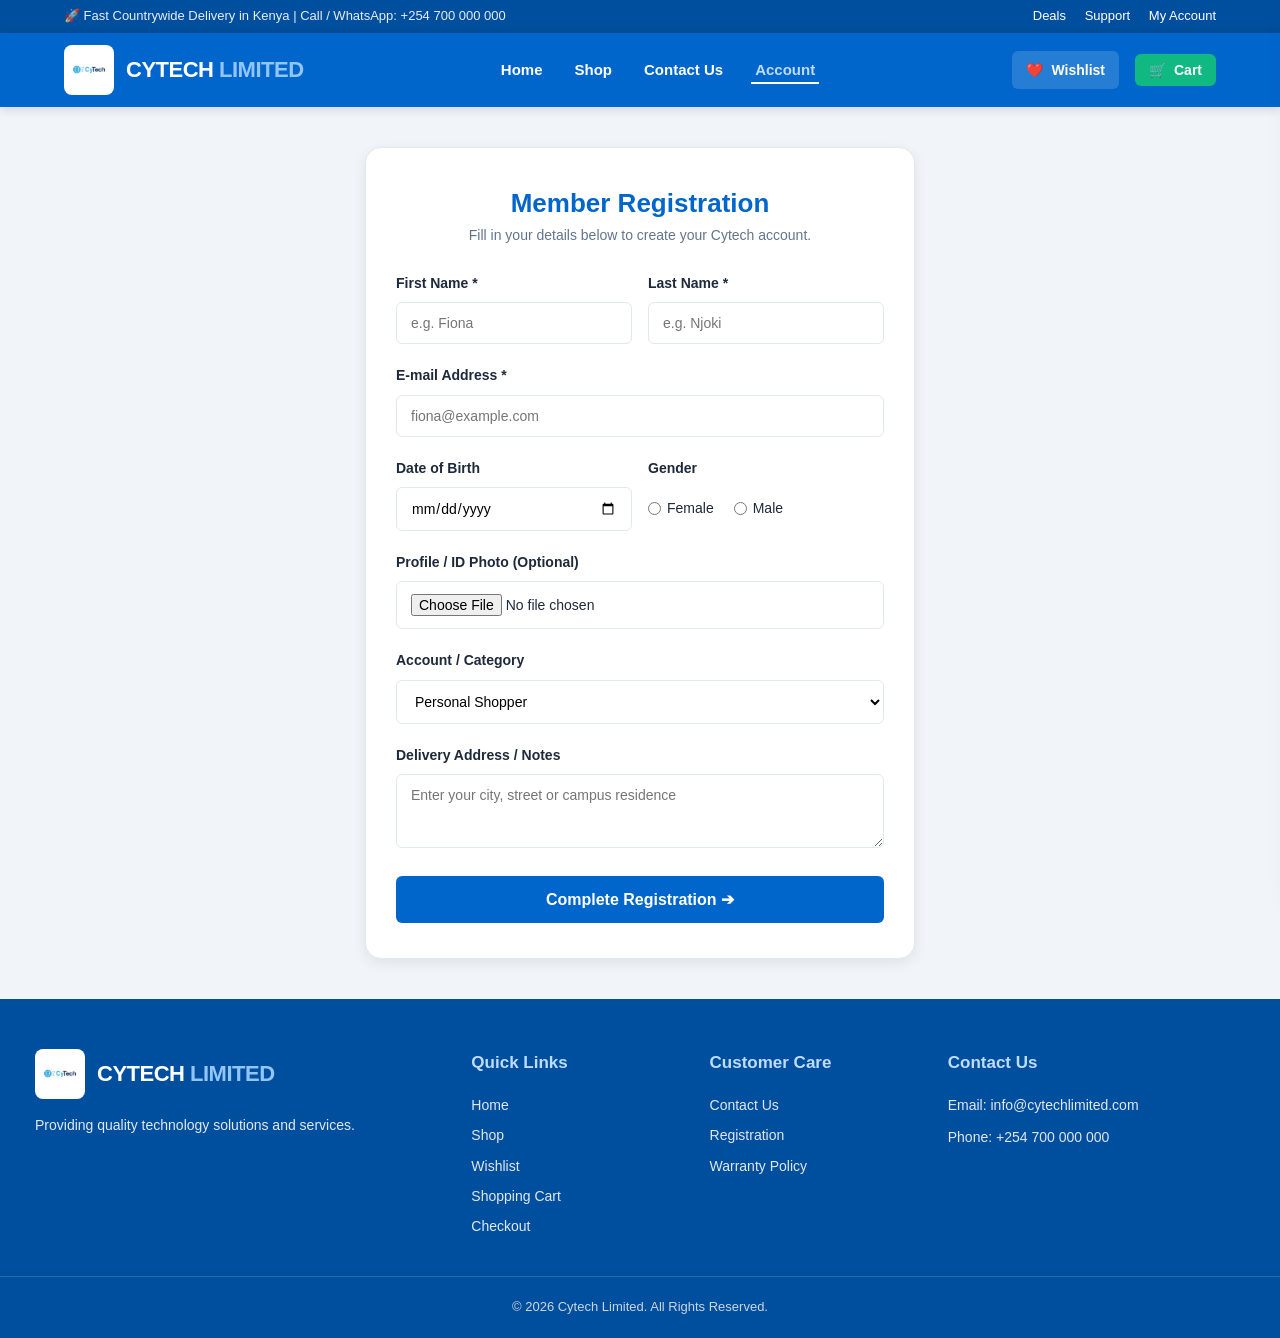
<file: registration.html>
<!DOCTYPE html>
<html lang="en">
<head>
    <meta charset="UTF-8">
    <meta name="viewport" content="width=device-width, initial-scale=1.0">
    <title>Registration - Cytech Limited</title>
    <link rel="stylesheet" href="style.css"/>
</head>
<body>

    <!-- TOP ANNOUNCEMENT BAR -->
    <div class="top-bar">
        <div>🚀 Fast Countrywide Delivery in Kenya | Call / WhatsApp: +254 700 000 000</div>
        <div class="top-bar-links">
            <a href="Shop.html">Deals</a>
            <a href="contact.html">Support</a>
            <a href="registration.html">My Account</a>
        </div>
    </div>

    <!-- MAIN HEADER -->
    <header>
        <div class="navbar">
            <a href="index.html" class="logo-container">
                <img src="image/1583909243054-removebg-preview.png" alt="Cytech Limited Logo">
                <div class="logo-text">CYTECH <span>LIMITED</span></div>
            </a>

            <nav>
                <ul class="nav-links">
                    <li><a href="index.html">Home</a></li>
                    <li><a href="Shop.html">Shop</a></li>
                    <li><a href="contact.html">Contact Us</a></li>
                    <li><a href="registration.html" class="active">Account</a></li>
                </ul>
            </nav>

            <div class="header-actions">
                <a href="wishlist.html" class="header-action-btn" title="View Wishlist">
                    <span>❤️</span> Wishlist
                    <span class="badge-count wishlist-count-badge" style="display: none;">0</span>
                </a>
                <button type="button" class="header-action-btn cart-header-btn" onclick="openCartDrawer()" title="View Cart">
                    <span>🛒</span> Cart
                    <span class="badge-count cart-count-badge" style="display: none;">0</span>
                </button>
            </div>
        </div>
    </header>   

    <!-- REGISTRATION FORM -->
    <main class="form"> 
        <div class="signup-form">
            <div style="text-align: center; margin-bottom: 25px;">
                <h1 style="color: var(--primary); font-size: 26px; font-weight: 800;">Member Registration</h1> 
                <p style="color: var(--text-muted); font-size: 14px;">Fill in your details below to create your Cytech account.</p>
            </div>

            <form id="regForm" onsubmit="handleRegistration(event)">
                <div class="form-grid-2">
                    <div class="form-group">
                        <label for="firstName">First Name *</label>
                        <input type="text" id="firstName" name="firstName" placeholder="e.g. Fiona" required />
                    </div>
                    <div class="form-group">
                        <label for="lastName">Last Name *</label>
                        <input type="text" id="lastName" name="lastName" placeholder="e.g. Njoki" required />
                    </div>
                </div>

                <div class="form-group">
                    <label for="email">E-mail Address *</label>
                    <input type="email" id="email" name="email" placeholder="fiona@example.com" required>
                </div>

                <div class="form-grid-2">
                    <div class="form-group">
                        <label for="dob">Date of Birth</label>
                        <input type="date" id="dob" name="dob">
                    </div>
                    <div class="form-group">
                        <label>Gender</label>
                        <div style="display: flex; gap: 20px; align-items: center; padding-top: 10px;">
                            <label style="display: flex; align-items: center; gap: 6px; font-weight: normal; cursor: pointer;">
                                <input type="radio" id="female" name="gender" value="female" style="width: auto;"> Female
                            </label>
                            <label style="display: flex; align-items: center; gap: 6px; font-weight: normal; cursor: pointer;">
                                <input type="radio" id="male" name="gender" value="male" style="width: auto;"> Male
                            </label>
                        </div>
                    </div>
                </div>

                <div class="form-group">
                    <label for="userPhoto">Profile / ID Photo (Optional)</label>
                    <input type="file" id="userPhoto" name="userPhoto"/>
                </div>

                <div class="form-group">
                    <label for="accountType">Account / Category</label>
                    <select name="accountType" id="accountType">
                        <option value="individual">Personal Shopper</option>
                        <option value="business">Corporate / Business Procurement</option>
                        <option value="student">Student / Academic Member</option>
                    </select>
                </div>
              
                <div class="form-group">
                    <label for="address">Delivery Address / Notes</label>
                    <textarea id="address" rows="3" placeholder="Enter your city, street or campus residence"></textarea>
                </div>

                <button type="submit" class="btn-primary" style="width: 100%; padding: 14px; font-size: 16px;">
                    Complete Registration ➔
                </button>
            </form>
        </div>
    </main>

    <!-- FOOTER -->
    <footer>
        <div class="footer-content">
            <div class="footer-section">
                <div class="logo-container" style="margin-bottom: 15px;">
                    <img src="image/1583909243054-removebg-preview.png" alt="Cytech Limited">
                    <div class="logo-text">CYTECH <span>LIMITED</span></div>
                </div>
                <p>Providing quality technology solutions and services.</p>
            </div>

            <div class="footer-section">
                <h3>Quick Links</h3>
                <a href="index.html">Home</a>
                <a href="Shop.html">Shop</a>
                <a href="wishlist.html">Wishlist</a>
                <a href="cart.html">Shopping Cart</a>
                <a href="checkout.html">Checkout</a>
            </div>

            <div class="footer-section">
                <h3>Customer Care</h3>
                <a href="contact.html">Contact Us</a>
                <a href="registration.html">Registration</a>
                <a href="contact.html">Warranty Policy</a>
            </div>

            <div class="footer-section">
                <h3>Contact Us</h3>
                <p>Email: info@cytechlimited.com</p>
                <p>Phone: +254 700 000 000</p>
            </div>
        </div>

        <div class="footer-bottom">
            &copy; 2026 Cytech Limited. All Rights Reserved.
        </div>
    </footer>

    <!-- SCRIPTS -->
    <script src="products.js"></script>
    <script src="store.js"></script>
    <script>
        function handleRegistration(e) {
            e.preventDefault();
            const first = document.getElementById("firstName").value;
            showToast(`Welcome, ${first}! Your registration was successful.`, "success");
            setTimeout(() => {
                window.location.href = "Shop.html";
            }, 1500);
        }
    </script>
</body>
</html>
</file>
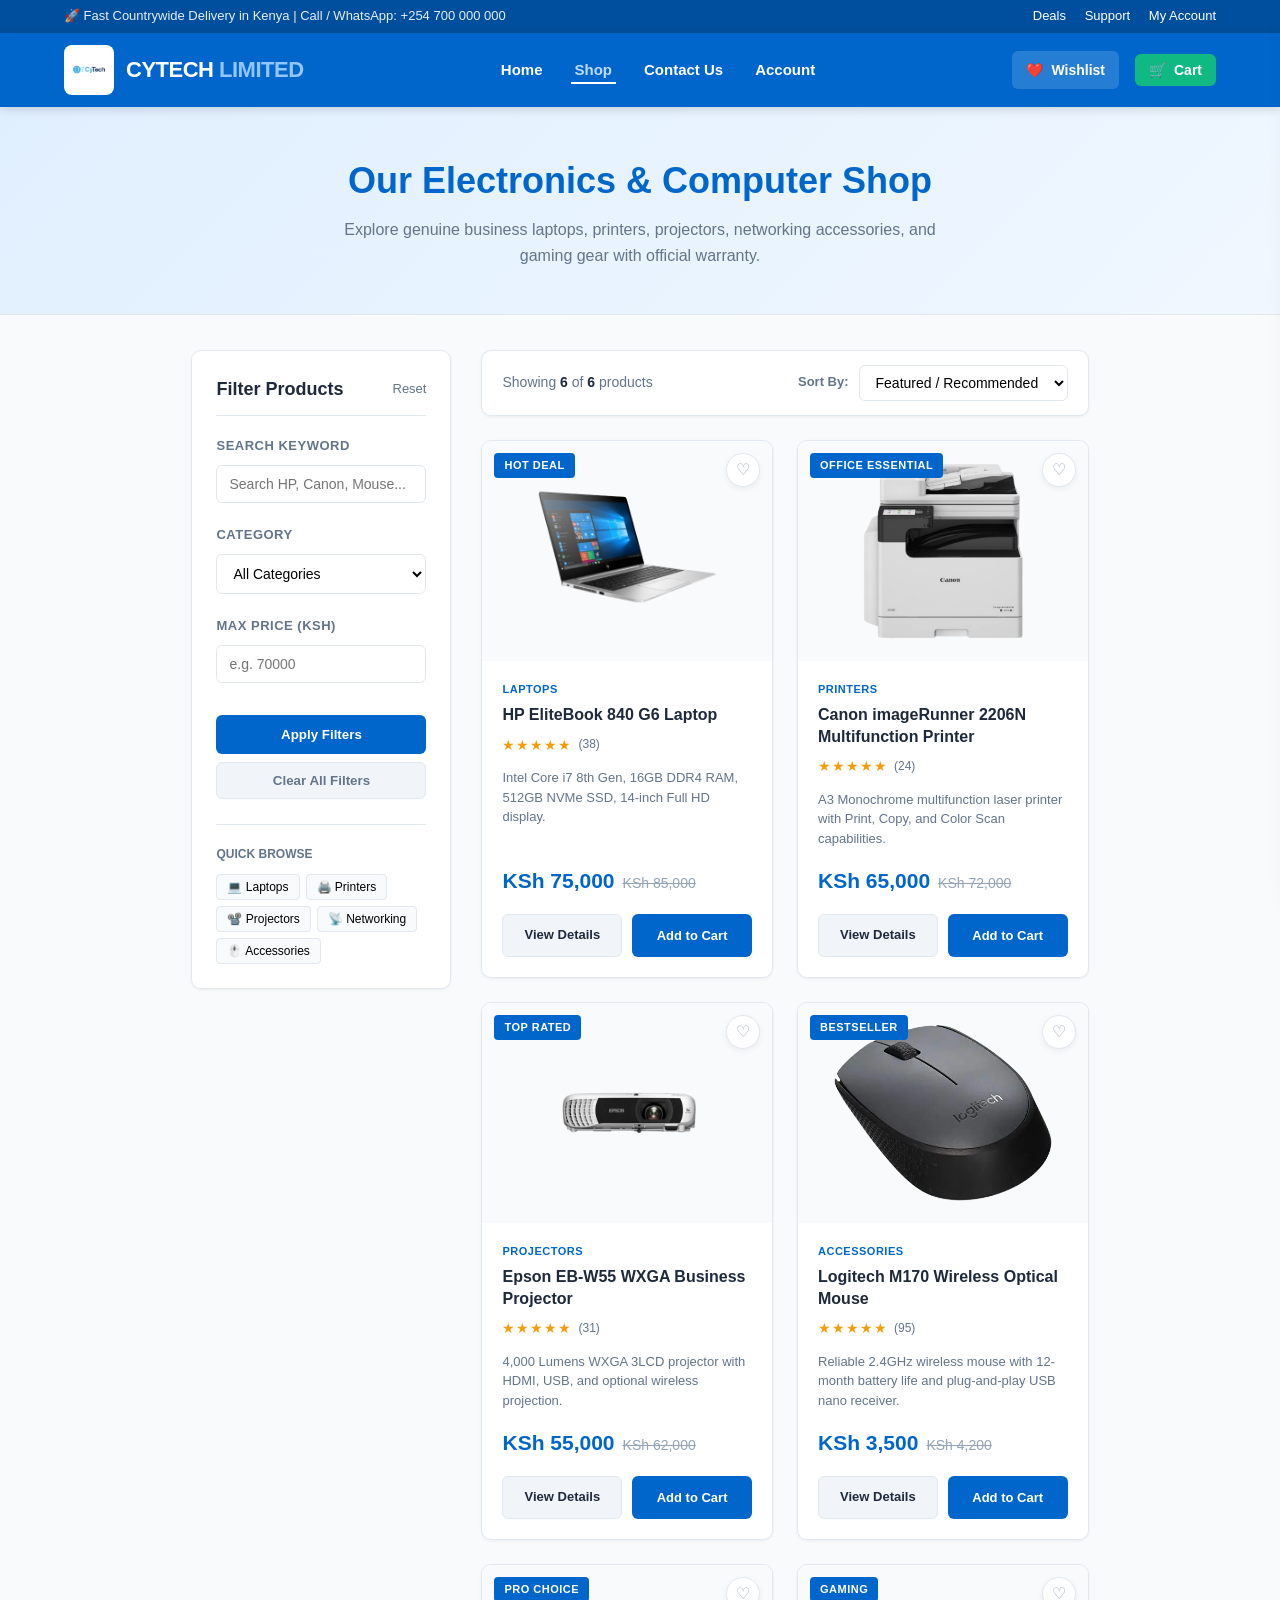
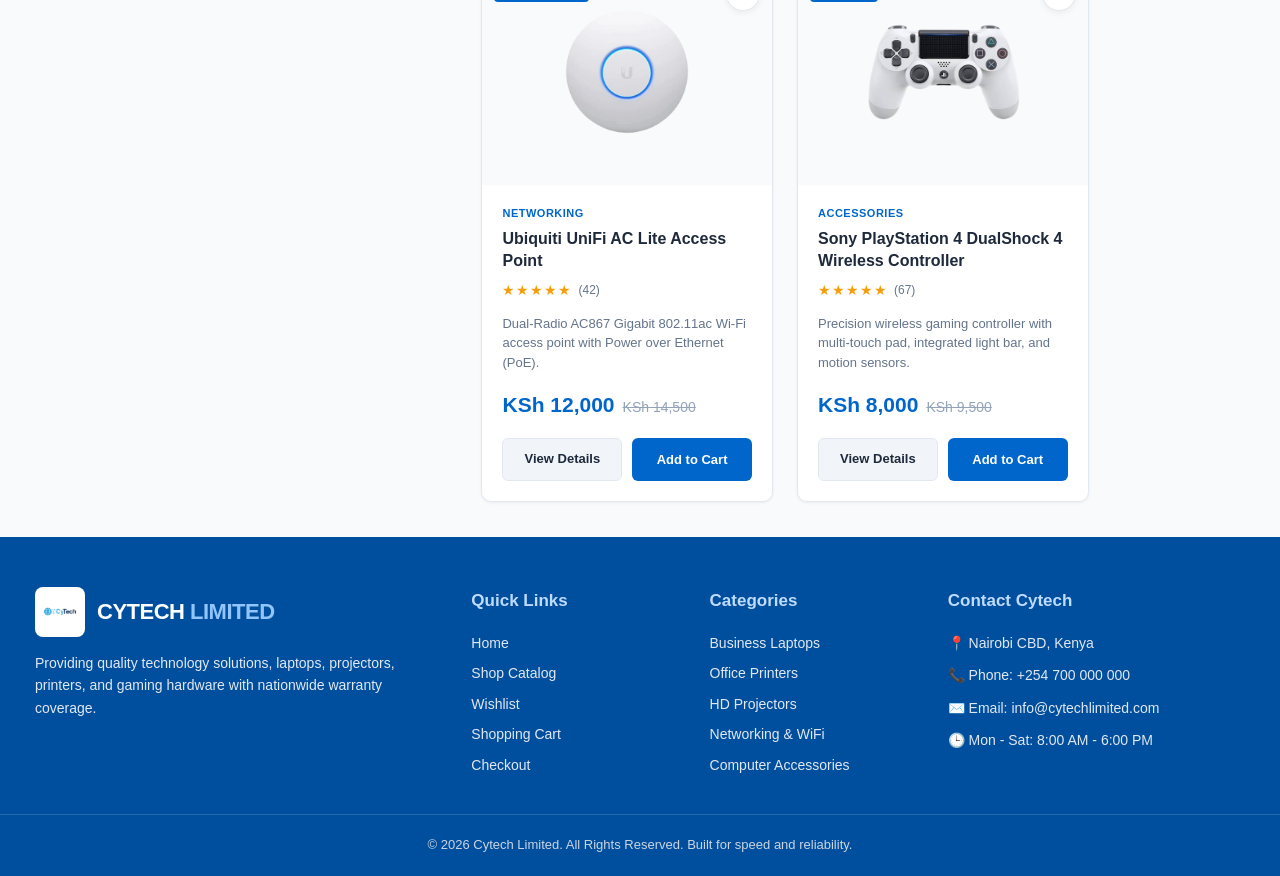
<file: Shop.html>
<!DOCTYPE html>
<html lang="en">
<head>
    <meta charset="UTF-8">
    <meta name="viewport" content="width=device-width, initial-scale=1.0">
    <title>Shop Electronics - Cytech Limited</title>
    <link rel="stylesheet" href="style.css">
</head>
<body>

    <!-- TOP ANNOUNCEMENT BAR -->
    <div class="top-bar">
        <div>🚀 Fast Countrywide Delivery in Kenya | Call / WhatsApp: +254 700 000 000</div>
        <div class="top-bar-links">
            <a href="Shop.html">Deals</a>
            <a href="contact.html">Support</a>
            <a href="registration.html">My Account</a>
        </div>
    </div>

    <!-- HEADER -->
    <header>
        <div class="navbar">
            <a href="index.html" class="logo-container">
                <img src="image/1583909243054-removebg-preview.png" alt="Cytech Limited Logo">
                <div class="logo-text">CYTECH <span>LIMITED</span></div>
            </a>

            <nav>
                <ul class="nav-links">
                    <li><a href="index.html">Home</a></li>
                    <li><a href="Shop.html" class="active">Shop</a></li>
                    <li><a href="contact.html">Contact Us</a></li>
                    <li><a href="registration.html">Account</a></li>
                </ul>
            </nav>

            <div class="header-actions">
                <a href="wishlist.html" class="header-action-btn" title="View Wishlist">
                    <span>❤️</span> Wishlist
                    <span class="badge-count wishlist-count-badge" style="display: none;">0</span>
                </a>
                <button type="button" class="header-action-btn cart-header-btn" onclick="openCartDrawer()" title="View Cart">
                    <span>🛒</span> Cart
                    <span class="badge-count cart-count-badge" style="display: none;">0</span>
                </button>
            </div>
        </div>
    </header>

    <!-- SHOP HERO -->
    <section class="shop-hero">
        <h1>Our Electronics & Computer Shop</h1>
        <p>Explore genuine business laptops, printers, projectors, networking accessories, and gaming gear with official warranty.</p>
    </section>

    <!-- SHOP CONTAINER -->
    <main class="shop-container">

        <!-- FILTERS SIDEBAR -->
        <aside class="filters">
            <h2>
                <span>Filter Products</span>
                <span style="font-size: 13px; font-weight: normal; color: var(--text-muted); cursor: pointer;" onclick="clearFilters()">Reset</span>
            </h2>

            <div class="filter-group">
                <label for="searchInput">Search Keyword</label>
                <input 
                    type="text" 
                    id="searchInput" 
                    placeholder="Search HP, Canon, Mouse..."
                    oninput="applyAllFilters()"
                >
            </div>

            <div class="filter-group">
                <label for="categoryFilter">Category</label>
                <select id="categoryFilter" onchange="applyAllFilters()">
                    <option value="all">All Categories</option>
                    <option value="laptop">Laptops</option>
                    <option value="printer">Printers</option>
                    <option value="projector">Projectors</option>
                    <option value="accessories">Accessories</option>
                    <option value="networking">Networking</option>
                </select>
            </div>

            <div class="filter-group">
                <label for="maxPriceInput">Max Price (KSh)</label>
                <input 
                    type="number" 
                    id="maxPriceInput" 
                    placeholder="e.g. 70000"
                    min="1000"
                    step="1000"
                    oninput="applyAllFilters()"
                >
            </div>

            <button type="button" class="filter-btn" onclick="applyAllFilters()">
                Apply Filters
            </button>

            <button type="button" class="clear-btn" onclick="clearFilters()">
                Clear All Filters
            </button>

            <!-- Quick Category Badges -->
            <div style="margin-top: 25px; padding-top: 20px; border-top: 1px solid var(--border-color);">
                <label style="display: block; font-size: 12px; font-weight: 700; color: var(--text-muted); margin-bottom: 10px; text-transform: uppercase;">Quick Browse</label>
                <div style="display: flex; flex-wrap: wrap; gap: 6px;">
                    <button type="button" onclick="selectQuickCategory('laptop')" style="padding: 5px 10px; font-size: 12px; border: 1px solid var(--border-color); background: #f8fafc; border-radius: 4px; cursor: pointer;">💻 Laptops</button>
                    <button type="button" onclick="selectQuickCategory('printer')" style="padding: 5px 10px; font-size: 12px; border: 1px solid var(--border-color); background: #f8fafc; border-radius: 4px; cursor: pointer;">🖨️ Printers</button>
                    <button type="button" onclick="selectQuickCategory('projector')" style="padding: 5px 10px; font-size: 12px; border: 1px solid var(--border-color); background: #f8fafc; border-radius: 4px; cursor: pointer;">📽️ Projectors</button>
                    <button type="button" onclick="selectQuickCategory('networking')" style="padding: 5px 10px; font-size: 12px; border: 1px solid var(--border-color); background: #f8fafc; border-radius: 4px; cursor: pointer;">📡 Networking</button>
                    <button type="button" onclick="selectQuickCategory('accessories')" style="padding: 5px 10px; font-size: 12px; border: 1px solid var(--border-color); background: #f8fafc; border-radius: 4px; cursor: pointer;">🖱️ Accessories</button>
                </div>
            </div>
        </aside>

        <!-- PRODUCTS AREA -->
        <section class="products-area">

            <!-- Products Controls Header -->
            <div class="products-header">
                <div class="products-count" id="productCountDisplay">
                    Showing <strong>6</strong> of <strong>6</strong> products
                </div>

                <div style="display: flex; align-items: center; gap: 10px;">
                    <label for="sortFilter" style="font-size: 13px; font-weight: 600; color: var(--text-muted);">Sort By:</label>
                    <select id="sortFilter" onchange="applyAllFilters()">
                        <option value="featured">Featured / Recommended</option>
                        <option value="price-low">Price: Low to High</option>
                        <option value="price-high">Price: High to Low</option>
                        <option value="name-asc">Name: A to Z</option>
                        <option value="rating">Top Customer Rated</option>
                    </select>
                </div>
            </div>

            <!-- Dynamic Products Grid -->
            <div class="products" id="productsGrid">
                <!-- Products rendered via JS -->
            </div>

            <!-- Empty State Message -->
            <div id="noProducts" class="no-products">
                <h3>No Matching Products Found</h3>
                <p>Try clearing your search query or adjusting your filters to see more results.</p>
                <button type="button" class="btn-primary" onclick="clearFilters()" style="margin-top: 15px;">Clear Filters</button>
            </div>

        </section>

    </main>

    <!-- FOOTER -->
    <footer>
        <div class="footer-content">
            <div class="footer-section">
                <div class="logo-container" style="margin-bottom: 15px;">
                    <img src="image/1583909243054-removebg-preview.png" alt="Cytech Limited">
                    <div class="logo-text">CYTECH <span>LIMITED</span></div>
                </div>
                <p>Providing quality technology solutions, laptops, projectors, printers, and gaming hardware with nationwide warranty coverage.</p>
            </div>

            <div class="footer-section">
                <h3>Quick Links</h3>
                <a href="index.html">Home</a>
                <a href="Shop.html">Shop Catalog</a>
                <a href="wishlist.html">Wishlist</a>
                <a href="cart.html">Shopping Cart</a>
                <a href="checkout.html">Checkout</a>
            </div>

            <div class="footer-section">
                <h3>Categories</h3>
                <a href="Shop.html?category=laptop">Business Laptops</a>
                <a href="Shop.html?category=printer">Office Printers</a>
                <a href="Shop.html?category=projector">HD Projectors</a>
                <a href="Shop.html?category=networking">Networking & WiFi</a>
                <a href="Shop.html?category=accessories">Computer Accessories</a>
            </div>

            <div class="footer-section">
                <h3>Contact Cytech</h3>
                <p>📍 Nairobi CBD, Kenya</p>
                <p>📞 Phone: +254 700 000 000</p>
                <p>✉️ Email: info@cytechlimited.com</p>
                <p>🕒 Mon - Sat: 8:00 AM - 6:00 PM</p>
            </div>
        </div>

        <div class="footer-bottom">
            &copy; 2026 Cytech Limited. All Rights Reserved. Built for speed and reliability.
        </div>
    </footer>

    <!-- SCRIPTS -->
    <script src="products.js"></script>
    <script src="store.js"></script>
    <script>
        // Render products into the grid
        function renderShopProducts(items) {
            const grid = document.getElementById("productsGrid");
            const noProducts = document.getElementById("noProducts");
            const countDisplay = document.getElementById("productCountDisplay");
            const totalProducts = getAllProducts().length;

            if (!grid) return;

            if (items.length === 0) {
                grid.innerHTML = "";
                noProducts.style.display = "block";
                countDisplay.innerHTML = `Showing <strong>0</strong> of <strong>${totalProducts}</strong> products`;
                return;
            }

            noProducts.style.display = "none";
            countDisplay.innerHTML = `Showing <strong>${items.length}</strong> of <strong>${totalProducts}</strong> products`;

            grid.innerHTML = items.map(p => {
                const wishlisted = isInWishlist(p.id);
                return `
                    <div class="product-card" data-category="${p.category}" data-price="${p.price}">
                        <div class="product-image">
                            <span class="product-badge">${p.badge || 'GENUINE'}</span>
                            <button 
                                type="button" 
                                class="wishlist-card-btn ${wishlisted ? 'active' : ''}" 
                                onclick="handleWishlistClick(this, '${p.id}')"
                                title="${wishlisted ? 'Remove from Wishlist' : 'Add to Wishlist'}"
                            >
                                ${wishlisted ? '❤️' : '♡'}
                            </button>
                            <a href="singleProduct.html?id=${p.id}">
                                <img src="${p.image}" alt="${p.name}">
                            </a>
                        </div>
                        <div class="product-info">
                            <span class="product-category-tag">${p.categoryName}</span>
                            <h3><a href="singleProduct.html?id=${p.id}">${p.name}</a></h3>
                            <div class="product-rating-row">
                                <span class="star-rating">${renderStarRating(p.rating)}</span>
                                <span class="rating-count">(${p.reviewCount})</span>
                            </div>
                            <p>${p.shortDescription}</p>
                            <div class="price-container">
                                <span class="price">${formatKSh(p.price)}</span>
                                ${p.originalPrice ? `<span class="original-price">${formatKSh(p.originalPrice)}</span>` : ''}
                            </div>
                            <div class="card-actions">
                                <a href="singleProduct.html?id=${p.id}" class="btn-view">View Details</a>
                                <button type="button" class="btn-cart" onclick="addToCart('${p.id}', 1, true)">Add to Cart</button>
                            </div>
                        </div>
                    </div>
                `;
            }).join("");
        }

        function handleWishlistClick(btn, productId) {
            const added = toggleWishlist(productId);
            if (added) {
                btn.classList.add("active");
                btn.innerHTML = "❤️";
                btn.title = "Remove from Wishlist";
            } else {
                btn.classList.remove("active");
                btn.innerHTML = "♡";
                btn.title = "Add to Wishlist";
            }
        }

        // Filter and sort functions
        function applyAllFilters() {
            const query = (document.getElementById("searchInput").value || "").toLowerCase().trim();
            const category = document.getElementById("categoryFilter").value;
            const maxPrice = parseFloat(document.getElementById("maxPriceInput").value);
            const sortBy = document.getElementById("sortFilter").value;

            let filtered = getAllProducts().filter(p => {
                // Search keyword match
                const matchesQuery = !query || 
                    p.name.toLowerCase().includes(query) || 
                    p.description.toLowerCase().includes(query) ||
                    p.categoryName.toLowerCase().includes(query);

                // Category match
                const matchesCategory = category === "all" || p.category.toLowerCase() === category.toLowerCase();

                // Max price match
                const matchesPrice = isNaN(maxPrice) || p.price <= maxPrice;

                return matchesQuery && matchesCategory && matchesPrice;
            });

            // Sorting
            if (sortBy === "price-low") {
                filtered.sort((a, b) => a.price - b.price);
            } else if (sortBy === "price-high") {
                filtered.sort((a, b) => b.price - a.price);
            } else if (sortBy === "name-asc") {
                filtered.sort((a, b) => a.name.localeCompare(b.name));
            } else if (sortBy === "rating") {
                filtered.sort((a, b) => b.rating - a.rating);
            }

            renderShopProducts(filtered);
        }

        function clearFilters() {
            document.getElementById("searchInput").value = "";
            document.getElementById("categoryFilter").value = "all";
            document.getElementById("maxPriceInput").value = "";
            document.getElementById("sortFilter").value = "featured";
            applyAllFilters();
        }

        function selectQuickCategory(category) {
            document.getElementById("categoryFilter").value = category;
            applyAllFilters();
        }

        // Initialize from URL parameters (e.g. ?category=laptop or ?search=hp)
        document.addEventListener("DOMContentLoaded", () => {
            const urlParams = new URLSearchParams(window.location.search);
            const catParam = urlParams.get("category");
            const searchParam = urlParams.get("search");

            if (catParam) {
                const select = document.getElementById("categoryFilter");
                if (select.querySelector(`option[value="${catParam}"]`)) {
                    select.value = catParam;
                }
            }

            if (searchParam) {
                document.getElementById("searchInput").value = searchParam;
            }

            applyAllFilters();
        });
    </script>
</body>
</html>
</file>
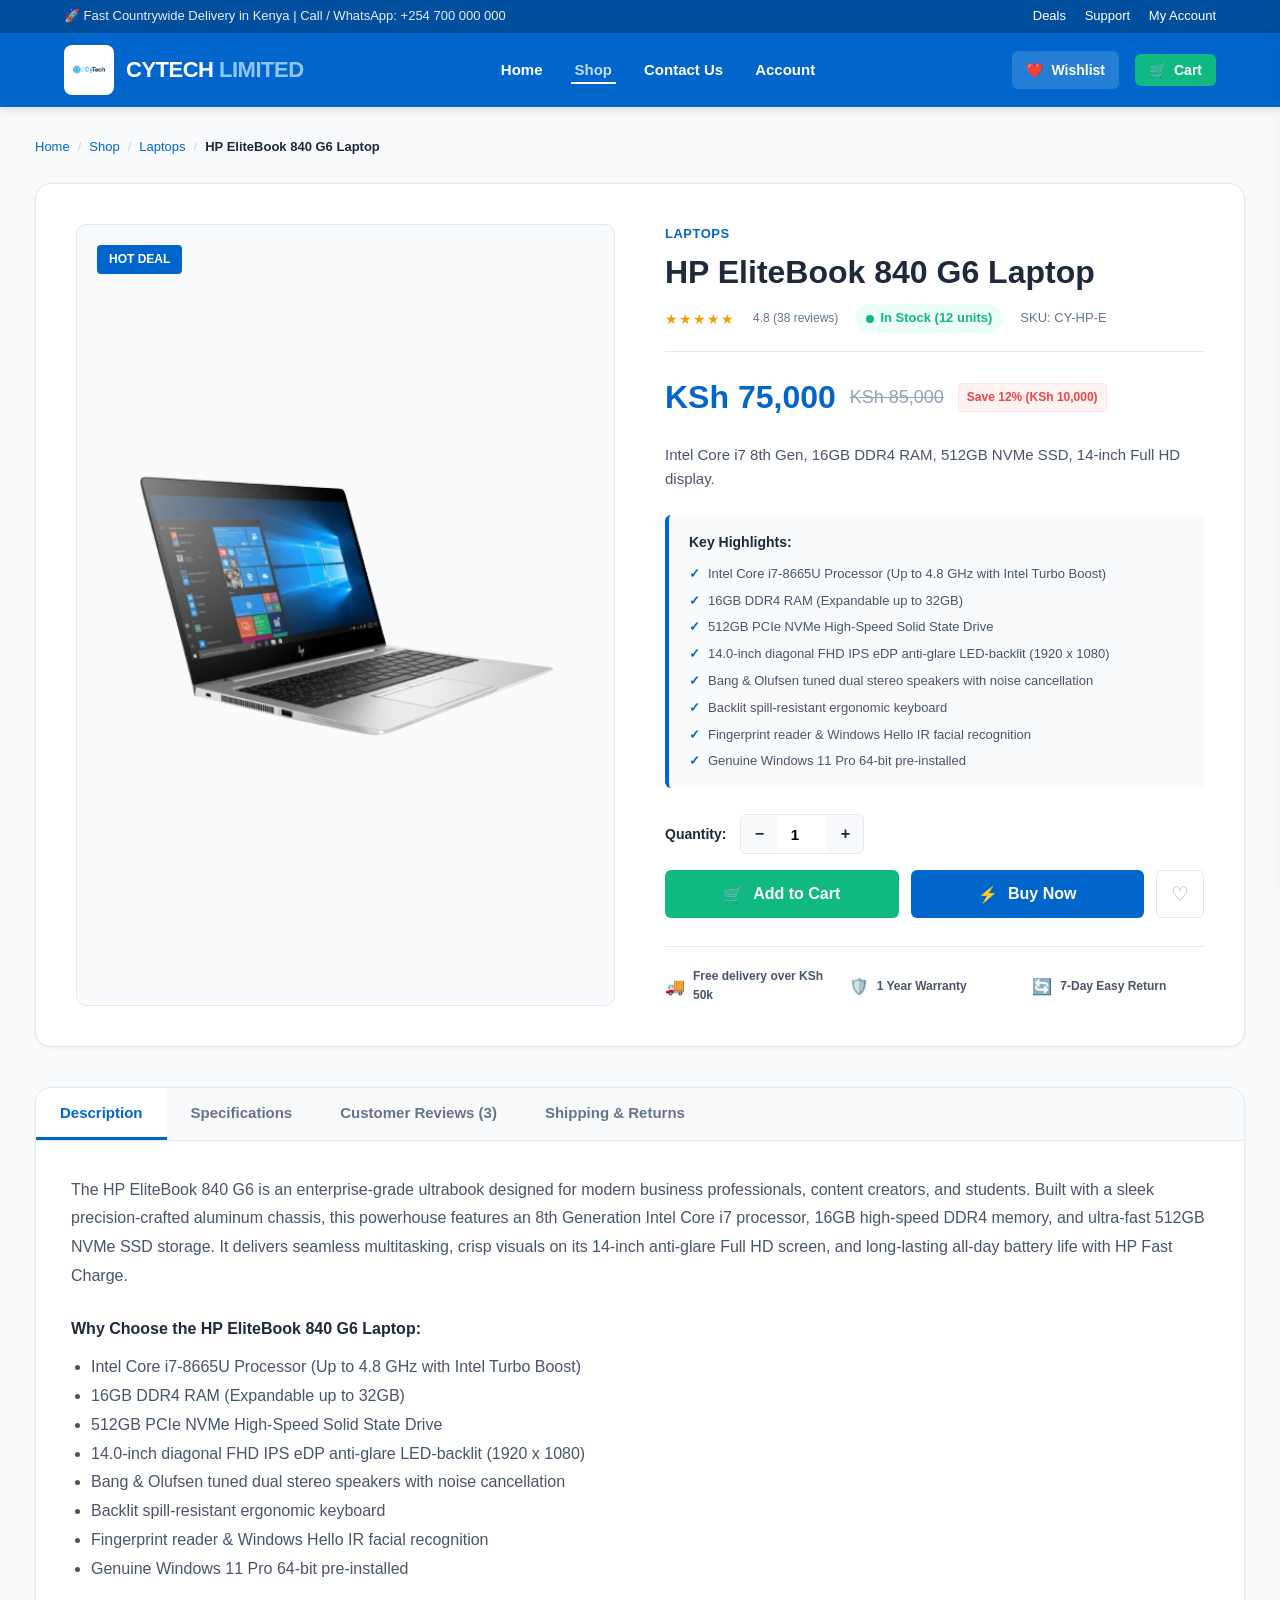
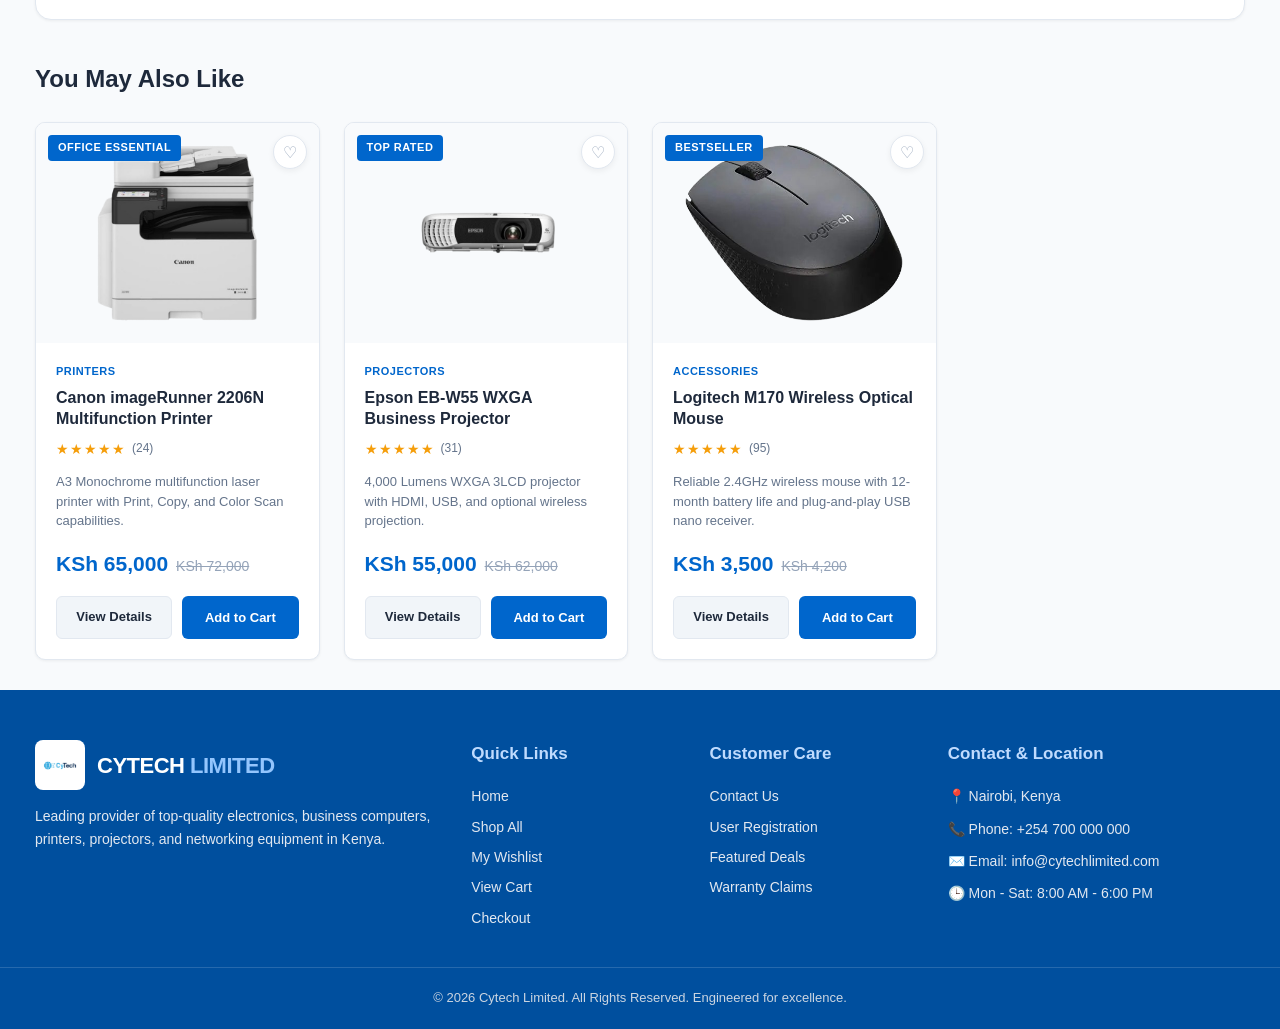
<file: singleProduct.html>
<!DOCTYPE html>
<html lang="en">
<head>
    <meta charset="UTF-8">
    <meta name="viewport" content="width=device-width, initial-scale=1.0">
    <title>Product Details - Cytech Limited</title>
    <link rel="stylesheet" href="style.css">
</head>
<body>

    <!-- TOP ANNOUNCEMENT BAR -->
    <div class="top-bar">
        <div>🚀 Fast Countrywide Delivery in Kenya | Call / WhatsApp: +254 700 000 000</div>
        <div class="top-bar-links">
            <a href="Shop.html">Deals</a>
            <a href="contact.html">Support</a>
            <a href="registration.html">My Account</a>
        </div>
    </div>

    <!-- MAIN HEADER -->
    <header>
        <div class="navbar">
            <a href="index.html" class="logo-container">
                <img src="image/1583909243054-removebg-preview.png" alt="Cytech Limited Logo">
                <div class="logo-text">CYTECH <span>LIMITED</span></div>
            </a>

            <nav>
                <ul class="nav-links">
                    <li><a href="index.html">Home</a></li>
                    <li><a href="Shop.html" class="active">Shop</a></li>
                    <li><a href="contact.html">Contact Us</a></li>
                    <li><a href="registration.html">Account</a></li>
                </ul>
            </nav>

            <div class="header-actions">
                <a href="wishlist.html" class="header-action-btn" title="View Wishlist">
                    <span>❤️</span> Wishlist
                    <span class="badge-count wishlist-count-badge" style="display: none;">0</span>
                </a>
                <button type="button" class="header-action-btn cart-header-btn" onclick="openCartDrawer()" title="View Cart">
                    <span>🛒</span> Cart
                    <span class="badge-count cart-count-badge" style="display: none;">0</span>
                </button>
            </div>
        </div>
    </header>

    <!-- MAIN PRODUCT WRAPPER -->
    <main class="product-detail-wrapper">
        
        <!-- BREADCRUMBS -->
        <nav class="breadcrumbs" aria-label="Breadcrumb">
            <a href="index.html">Home</a>
            <span class="separator">/</span>
            <a href="Shop.html">Shop</a>
            <span class="separator">/</span>
            <span id="breadcrumbCategory">Category</span>
            <span class="separator">/</span>
            <span id="breadcrumbProduct" style="color: var(--dark); font-weight: 600;">Product</span>
        </nav>

        <!-- PRODUCT MAIN SECTION -->
        <div class="single-product-container" id="productContainer">
            
            <!-- LEFT: PRODUCT IMAGE -->
            <div class="single-product-image-box">
                <span class="product-detail-badge" id="productBadge">FEATURED</span>
                <img id="productImage" src="image/HP-Elitebook-840-G6-1-400x400-removebg-preview.png" alt="Product Image">
            </div>

            <!-- RIGHT: PRODUCT INFO -->
            <div class="single-product-info">
                <a href="Shop.html" class="product-category-link" id="productCategory">Laptops</a>
                <h1 id="productName">Product Name</h1>

                <div class="rating-stock-row">
                    <div class="star-rating" id="productStars">★★★★★</div>
                    <span class="rating-count" id="productRatingText">4.8 (38 reviews)</span>
                    <span class="stock-indicator" id="productStock">In Stock (12 units)</span>
                    <span class="sku-info" id="productSku">SKU: CY-001</span>
                </div>

                <div class="single-price-group">
                    <div class="single-price" id="productPrice">KSh 0</div>
                    <div class="single-old-price" id="productOldPrice">KSh 0</div>
                    <span class="save-pill" id="productSaveBadge">Save 10%</span>
                </div>

                <p class="product-short-desc" id="productShortDesc">
                    Product short description loading...
                </p>

                <!-- KEY HIGHLIGHTS -->
                <div class="key-highlights" id="productHighlightsBox">
                    <h4>Key Highlights:</h4>
                    <ul id="productHighlightsList">
                        <!-- Filled by JS -->
                    </ul>
                </div>

                <!-- PURCHASE CONTROLS -->
                <div class="purchase-controls">
                    <div class="quantity-row">
                        <label for="quantityInput">Quantity:</label>
                        <div class="quantity-selector">
                            <button type="button" onclick="adjustQty(-1)">−</button>
                            <input type="number" id="quantityInput" value="1" min="1" max="99">
                            <button type="button" onclick="adjustQty(1)">+</button>
                        </div>
                    </div>

                    <div class="action-buttons-group">
                        <button type="button" class="btn-add-to-cart" id="btnAddToCart">
                            <span>🛒</span> Add to Cart
                        </button>
                        <button type="button" class="btn-buy-now" id="btnBuyNow">
                            <span>⚡</span> Buy Now
                        </button>
                        <button type="button" class="btn-wishlist-action" id="btnWishlistToggle" title="Save to Wishlist">
                            ♡
                        </button>
                    </div>
                </div>

                <!-- TRUST BADGES -->
                <div class="product-trust-row">
                    <div class="trust-item">
                        <span class="icon">🚚</span>
                        <span>Free delivery over KSh 50k</span>
                    </div>
                    <div class="trust-item">
                        <span class="icon">🛡️</span>
                        <span>1 Year Warranty</span>
                    </div>
                    <div class="trust-item">
                        <span class="icon">🔄</span>
                        <span>7-Day Easy Return</span>
                    </div>
                </div>

            </div>

        </div>

        <!-- TABS SECTION -->
        <section class="product-tabs-wrapper">
            <div class="tab-nav-bar">
                <button type="button" class="tab-button active" onclick="switchTab(event, 'tabDescription')">Description</button>
                <button type="button" class="tab-button" onclick="switchTab(event, 'tabSpecifications')">Specifications</button>
                <button type="button" class="tab-button" onclick="switchTab(event, 'tabReviews')">Customer Reviews (<span id="reviewsCountBadge">0</span>)</button>
                <button type="button" class="tab-button" onclick="switchTab(event, 'tabShipping')">Shipping & Returns</button>
            </div>

            <div class="tab-content-area">
                <!-- TAB 1: DESCRIPTION -->
                <div id="tabDescription" class="tab-panel active">
                    <div id="fullDescriptionContent">
                        <p>Detailed description will load here...</p>
                    </div>
                </div>

                <!-- TAB 2: SPECIFICATIONS -->
                <div id="tabSpecifications" class="tab-panel">
                    <table class="specifications-table">
                        <tbody id="specsTableBody">
                            <!-- Filled dynamically -->
                        </tbody>
                    </table>
                </div>

                <!-- TAB 3: REVIEWS -->
                <div id="tabReviews" class="tab-panel">
                    <div class="reviews-grid">
                        <div class="review-summary-card">
                            <div class="big-rating-number" id="reviewSummaryScore">4.8</div>
                            <div class="star-rating" id="reviewSummaryStars">★★★★★</div>
                            <p id="reviewSummaryCount">Based on 38 reviews</p>
                            <button type="button" class="btn-primary" style="width: 100%; padding: 10px;" onclick="document.getElementById('reviewerName').focus();">
                                Write a Review
                            </button>
                        </div>

                        <div>
                            <div class="reviews-list-container" id="reviewsList">
                                <!-- Filled by JS -->
                            </div>

                            <!-- WRITE REVIEW FORM -->
                            <div class="add-review-section">
                                <h4>Write a Customer Review</h4>
                                <form id="reviewForm" onsubmit="handleReviewSubmit(event)">
                                    <div class="rating-select-group">
                                        <label style="font-size: 14px; font-weight: 700;">Your Rating:</label>
                                        <div class="star-input-group">
                                            <input type="radio" id="star5" name="reviewRating" value="5" checked><label for="star5" title="5 stars">★</label>
                                            <input type="radio" id="star4" name="reviewRating" value="4"><label for="star4" title="4 stars">★</label>
                                            <input type="radio" id="star3" name="reviewRating" value="3"><label for="star3" title="3 stars">★</label>
                                            <input type="radio" id="star2" name="reviewRating" value="2"><label for="star2" title="2 stars">★</label>
                                            <input type="radio" id="star1" name="reviewRating" value="1"><label for="star1" title="1 star">★</label>
                                        </div>
                                    </div>
                                    <div class="form-grid-2">
                                        <div class="form-group">
                                            <label for="reviewerName">Your Name</label>
                                            <input type="text" id="reviewerName" placeholder="e.g. John K." required>
                                        </div>
                                        <div class="form-group">
                                            <label for="reviewerEmail">Email Address (kept private)</label>
                                            <input type="email" id="reviewerEmail" placeholder="e.g. john@example.com" required>
                                        </div>
                                    </div>
                                    <div class="form-group">
                                        <label for="reviewComment">Review</label>
                                        <textarea id="reviewComment" rows="4" placeholder="What did you like or dislike about this product?" required></textarea>
                                    </div>
                                    <button type="submit" class="btn-primary">Submit Review</button>
                                </form>
                            </div>
                        </div>
                    </div>
                </div>

                <!-- TAB 4: SHIPPING & RETURNS -->
                <div id="tabShipping" class="tab-panel">
                    <h3>Delivery Guidelines & Warranty Terms</h3>
                    <p style="margin-top: 10px;">
                        <strong>Same-Day Dispatch in Nairobi:</strong> Orders placed before 2:00 PM are dispatched on the same business day for delivery across Nairobi and surrounding areas.
                    </p>
                    <p>
                        <strong>Countrywide Upcountry Delivery:</strong> Delivery via trusted regional couriers (Fargo Courier, Wells Fargo, G4S, Easy Coach) typically arrives within 24 to 48 hours to all major towns including Mombasa, Kisumu, Nakuru, Eldoret, Thika, and Nyeri.
                    </p>
                    <p>
                        <strong>7-Day Return Policy:</strong> If your item is defective, damaged upon arrival, or incorrect, you can return it within 7 days for an immediate replacement or full refund.
                    </p>
                    <p>
                        <strong>Cytech Limited Warranty:</strong> All electronics come covered by our official 1 to 2-year warranty covering manufacturer defects and technical maintenance.
                    </p>
                </div>
            </div>
        </section>

        <!-- RELATED PRODUCTS -->
        <section class="related-products-section">
            <h2>You May Also Like</h2>
            <div class="products" id="relatedProductsGrid">
                <!-- Filled dynamically by JS -->
            </div>
        </section>

    </main>

    <!-- FOOTER -->
    <footer>
        <div class="footer-content">
            <div class="footer-section">
                <div class="logo-container" style="margin-bottom: 15px;">
                    <img src="image/1583909243054-removebg-preview.png" alt="Cytech Limited">
                    <div class="logo-text">CYTECH <span>LIMITED</span></div>
                </div>
                <p>Leading provider of top-quality electronics, business computers, printers, projectors, and networking equipment in Kenya.</p>
            </div>

            <div class="footer-section">
                <h3>Quick Links</h3>
                <a href="index.html">Home</a>
                <a href="Shop.html">Shop All</a>
                <a href="wishlist.html">My Wishlist</a>
                <a href="cart.html">View Cart</a>
                <a href="checkout.html">Checkout</a>
            </div>

            <div class="footer-section">
                <h3>Customer Care</h3>
                <a href="contact.html">Contact Us</a>
                <a href="registration.html">User Registration</a>
                <a href="singleProduct.html?id=hp-elitebook">Featured Deals</a>
                <a href="contact.html">Warranty Claims</a>
            </div>

            <div class="footer-section">
                <h3>Contact & Location</h3>
                <p>📍 Nairobi, Kenya</p>
                <p>📞 Phone: +254 700 000 000</p>
                <p>✉️ Email: info@cytechlimited.com</p>
                <p>🕒 Mon - Sat: 8:00 AM - 6:00 PM</p>
            </div>
        </div>

        <div class="footer-bottom">
            &copy; 2026 Cytech Limited. All Rights Reserved. Engineered for excellence.
        </div>
    </footer>

    <!-- SCRIPTS -->
    <script src="products.js"></script>
    <script src="store.js"></script>
    <script>
        // Quantity adjuster
        function adjustQty(delta) {
            const input = document.getElementById("quantityInput");
            let val = parseInt(input.value, 10) || 1;
            val = Math.max(1, val + delta);
            input.value = val;
        }

        // Tab switcher
        function switchTab(evt, tabId) {
            document.querySelectorAll(".tab-button").forEach(btn => btn.classList.remove("active"));
            document.querySelectorAll(".tab-panel").forEach(panel => panel.classList.remove("active"));
            
            evt.currentTarget.classList.add("active");
            const panel = document.getElementById(tabId);
            if (panel) panel.classList.add("active");
        }

        // Load and render product details
        let currentProduct = null;

        function loadProductDetails() {
            const urlParams = new URLSearchParams(window.location.search);
            const id = urlParams.get("id") || "hp-elitebook"; // Default to hp-elitebook if none provided

            currentProduct = getProductById(id);

            if (!currentProduct) {
                document.getElementById("productContainer").innerHTML = `
                    <div style="grid-column: 1 / -1; text-align: center; padding: 60px 20px;">
                        <h2 style="font-size: 28px; margin-bottom: 12px; color: var(--dark);">Product Not Found</h2>
                        <p style="color: var(--text-muted); margin-bottom: 25px;">The product ID "${id}" does not exist in our catalog or has been moved.</p>
                        <a href="Shop.html" class="btn-primary">Browse All Products in Shop</a>
                    </div>
                `;
                return;
            }

            // Update Page Title
            document.title = `${currentProduct.name} - Cytech Limited`;

            // Breadcrumbs
            document.getElementById("breadcrumbCategory").innerHTML = `<a href="Shop.html?category=${currentProduct.category}">${currentProduct.categoryName}</a>`;
            document.getElementById("breadcrumbProduct").textContent = currentProduct.name;

            // Image & Badges
            const imgEl = document.getElementById("productImage");
            imgEl.src = currentProduct.image;
            imgEl.alt = currentProduct.name;
            document.getElementById("productBadge").textContent = currentProduct.badge || "IN STOCK";

            // Title & Category
            document.getElementById("productName").textContent = currentProduct.name;
            const catLink = document.getElementById("productCategory");
            catLink.textContent = currentProduct.categoryName;
            catLink.href = `Shop.html?category=${currentProduct.category}`;

            // Rating & Stock
            document.getElementById("productStars").innerHTML = renderStarRating(currentProduct.rating);
            document.getElementById("productRatingText").textContent = `${currentProduct.rating} (${currentProduct.reviewCount} reviews)`;
            document.getElementById("productStock").textContent = currentProduct.inStock ? `In Stock (${currentProduct.stockCount} units)` : "Out of Stock";
            document.getElementById("productSku").textContent = `SKU: CY-${currentProduct.id.substring(0, 4).toUpperCase()}`;

            // Prices
            document.getElementById("productPrice").textContent = formatKSh(currentProduct.price);
            if (currentProduct.originalPrice && currentProduct.originalPrice > currentProduct.price) {
                document.getElementById("productOldPrice").textContent = formatKSh(currentProduct.originalPrice);
                const discountPercent = Math.round(((currentProduct.originalPrice - currentProduct.price) / currentProduct.originalPrice) * 100);
                document.getElementById("productSaveBadge").textContent = `Save ${discountPercent}% (${formatKSh(currentProduct.originalPrice - currentProduct.price)})`;
                document.getElementById("productSaveBadge").style.display = "inline-block";
                document.getElementById("productOldPrice").style.display = "inline-block";
            } else {
                document.getElementById("productOldPrice").style.display = "none";
                document.getElementById("productSaveBadge").style.display = "none";
            }

            // Short Description
            document.getElementById("productShortDesc").textContent = currentProduct.shortDescription || currentProduct.description.substring(0, 160) + "...";

            // Key Highlights
            const highlightsList = document.getElementById("productHighlightsList");
            highlightsList.innerHTML = "";
            (currentProduct.keyFeatures || []).forEach(feature => {
                const li = document.createElement("li");
                li.textContent = feature;
                highlightsList.appendChild(li);
            });

            // Action Buttons
            const btnCart = document.getElementById("btnAddToCart");
            btnCart.onclick = () => {
                const qty = parseInt(document.getElementById("quantityInput").value, 10) || 1;
                addToCart(currentProduct.id, qty, true);
            };

            const btnBuyNow = document.getElementById("btnBuyNow");
            btnBuyNow.onclick = () => {
                const qty = parseInt(document.getElementById("quantityInput").value, 10) || 1;
                addToCart(currentProduct.id, qty, false);
                window.location.href = "checkout.html";
            };

            // Wishlist Toggle Button
            const btnWishlist = document.getElementById("btnWishlistToggle");
            updateWishlistBtnState();
            btnWishlist.onclick = () => {
                toggleWishlist(currentProduct.id);
                updateWishlistBtnState();
            };

            // Tab 1: Full Description
            const fullDesc = document.getElementById("fullDescriptionContent");
            fullDesc.innerHTML = `
                <p style="font-size: 16px; line-height: 1.8; margin-bottom: 20px;">${currentProduct.description}</p>
                <h4 style="font-size: 16px; margin: 25px 0 12px; color: var(--dark);">Why Choose the ${currentProduct.name}:</h4>
                <ul style="padding-left: 20px; line-height: 1.8; color: #475569;">
                    ${(currentProduct.keyFeatures || []).map(f => `<li>${f}</li>`).join('')}
                </ul>
            `;

            // Tab 2: Specifications Table
            const specsBody = document.getElementById("specsTableBody");
            specsBody.innerHTML = "";
            if (currentProduct.specifications) {
                for (const [key, val] of Object.entries(currentProduct.specifications)) {
                    const row = document.createElement("tr");
                    row.innerHTML = `<th>${key}</th><td>${val}</td>`;
                    specsBody.appendChild(row);
                }
            }

            // Tab 3: Reviews
            renderProductReviews();

            // Related Products
            renderRelatedProducts();
        }

        function updateWishlistBtnState() {
            const btn = document.getElementById("btnWishlistToggle");
            if (!currentProduct || !btn) return;
            const wishlisted = isInWishlist(currentProduct.id);
            if (wishlisted) {
                btn.classList.add("active");
                btn.innerHTML = "❤️";
                btn.title = "Remove from Wishlist";
            } else {
                btn.classList.remove("active");
                btn.innerHTML = "♡";
                btn.title = "Add to Wishlist";
            }
        }

        function renderProductReviews() {
            if (!currentProduct) return;
            const reviews = getProductReviews(currentProduct.id);
            document.getElementById("reviewsCountBadge").textContent = reviews.length;
            document.getElementById("reviewSummaryCount").textContent = `Based on ${reviews.length} customer reviews`;
            document.getElementById("reviewSummaryScore").textContent = currentProduct.rating.toFixed(1);
            document.getElementById("reviewSummaryStars").innerHTML = renderStarRating(currentProduct.rating);

            const container = document.getElementById("reviewsList");
            if (reviews.length === 0) {
                container.innerHTML = `<p style="color: var(--text-muted);">No customer reviews yet. Be the first to review this product!</p>`;
                return;
            }

            container.innerHTML = reviews.map(r => `
                <div class="single-review-card">
                    <div class="review-card-header">
                        <div>
                            <span class="reviewer-name">${r.name}</span>
                            <span style="color: #10b981; font-size: 11px; margin-left: 8px; font-weight: 700;">Verified Buyer</span>
                        </div>
                        <span class="review-date">${r.date || "Recent"}</span>
                    </div>
                    <div class="star-rating" style="margin-bottom: 8px; font-size: 13px;">${renderStarRating(r.rating)}</div>
                    <p>${r.comment}</p>
                </div>
            `).join("");
        }

        function handleReviewSubmit(e) {
            e.preventDefault();
            if (!currentProduct) return;

            const name = document.getElementById("reviewerName").value.trim();
            const email = document.getElementById("reviewerEmail").value.trim();
            const comment = document.getElementById("reviewComment").value.trim();
            const ratingInput = document.querySelector('input[name="reviewRating"]:checked');
            const rating = ratingInput ? parseInt(ratingInput.value, 10) : 5;

            if (!name || !comment) {
                showToast("Please fill in your name and review comments.", "error");
                return;
            }

            addProductReview(currentProduct.id, {
                name,
                email,
                comment,
                rating
            });

            document.getElementById("reviewForm").reset();
            renderProductReviews();
        }

        function renderRelatedProducts() {
            if (!currentProduct) return;
            const related = getRelatedProducts(currentProduct.id, 3);
            const grid = document.getElementById("relatedProductsGrid");
            if (!grid) return;

            grid.innerHTML = related.map(p => `
                <div class="product-card" data-category="${p.category}" data-price="${p.price}">
                    <div class="product-image">
                        <span class="product-badge">${p.badge || 'POPULAR'}</span>
                        <button type="button" class="wishlist-card-btn ${isInWishlist(p.id) ? 'active' : ''}" onclick="toggleWishlist('${p.id}'); this.classList.toggle('active');" title="Wishlist">
                            ${isInWishlist(p.id) ? '❤️' : '♡'}
                        </button>
                        <a href="singleProduct.html?id=${p.id}">
                            <img src="${p.image}" alt="${p.name}">
                        </a>
                    </div>
                    <div class="product-info">
                        <span class="product-category-tag">${p.categoryName}</span>
                        <h3><a href="singleProduct.html?id=${p.id}">${p.name}</a></h3>
                        <div class="product-rating-row">
                            <span class="star-rating">${renderStarRating(p.rating)}</span>
                            <span class="rating-count">(${p.reviewCount})</span>
                        </div>
                        <p>${p.shortDescription}</p>
                        <div class="price-container">
                            <span class="price">${formatKSh(p.price)}</span>
                            ${p.originalPrice ? `<span class="original-price">${formatKSh(p.originalPrice)}</span>` : ''}
                        </div>
                        <div class="card-actions">
                            <a href="singleProduct.html?id=${p.id}" class="btn-view">View Details</a>
                            <button type="button" class="btn-cart" onclick="addToCart('${p.id}', 1, true)">Add to Cart</button>
                        </div>
                    </div>
                </div>
            `).join("");
        }

        // Initialize on DOM ready
        document.addEventListener("DOMContentLoaded", () => {
            loadProductDetails();
        });
    </script>
</body>
</html>
</file>
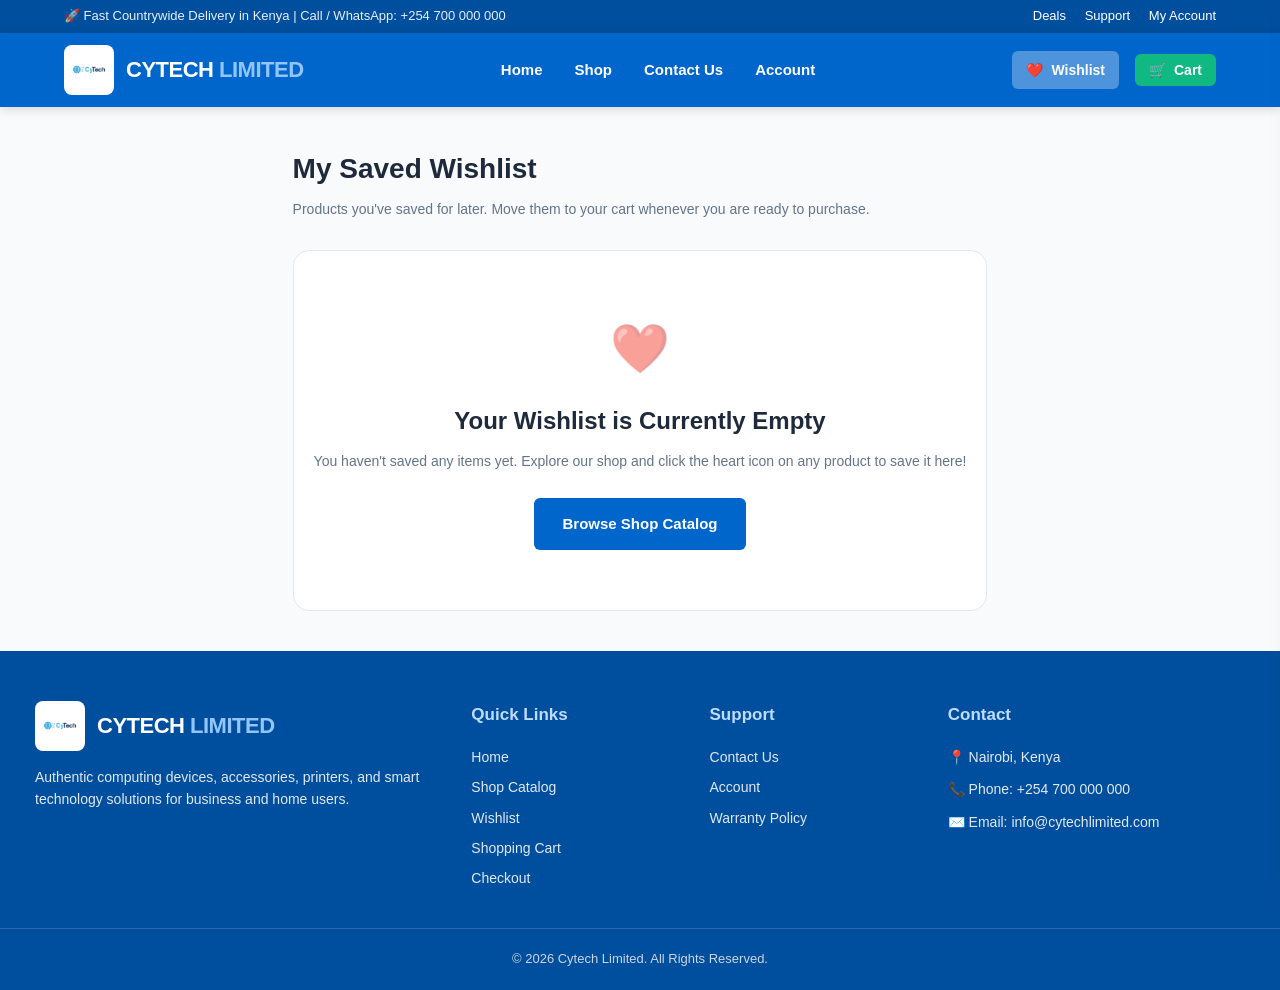
<file: wishlist.html>
<!DOCTYPE html>
<html lang="en">
<head>
    <meta charset="UTF-8">
    <meta name="viewport" content="width=device-width, initial-scale=1.0">
    <title>My Wishlist - Cytech Limited</title>
    <link rel="stylesheet" href="style.css">
</head>
<body>

    <!-- TOP BAR -->
    <div class="top-bar">
        <div>🚀 Fast Countrywide Delivery in Kenya | Call / WhatsApp: +254 700 000 000</div>
        <div class="top-bar-links">
            <a href="Shop.html">Deals</a>
            <a href="contact.html">Support</a>
            <a href="registration.html">My Account</a>
        </div>
    </div>

    <!-- HEADER -->
    <header>
        <div class="navbar">
            <a href="index.html" class="logo-container">
                <img src="image/1583909243054-removebg-preview.png" alt="Cytech Limited Logo">
                <div class="logo-text">CYTECH <span>LIMITED</span></div>
            </a>

            <nav>
                <ul class="nav-links">
                    <li><a href="index.html">Home</a></li>
                    <li><a href="Shop.html">Shop</a></li>
                    <li><a href="contact.html">Contact Us</a></li>
                    <li><a href="registration.html">Account</a></li>
                </ul>
            </nav>

            <div class="header-actions">
                <a href="wishlist.html" class="header-action-btn" style="background: rgba(255,255,255,0.3);" title="View Wishlist">
                    <span>❤️</span> Wishlist
                    <span class="badge-count wishlist-count-badge" style="display: none;">0</span>
                </a>
                <button type="button" class="header-action-btn cart-header-btn" onclick="openCartDrawer()" title="View Cart">
                    <span>🛒</span> Cart
                    <span class="badge-count cart-count-badge" style="display: none;">0</span>
                </button>
            </div>
        </div>
    </header>

    <!-- MAIN WISHLIST WRAPPER -->
    <main class="wishlist-wrapper">
        <div class="wishlist-header">
            <div>
                <h1 style="font-size: 28px; font-weight: 800; color: var(--dark); margin-bottom: 6px;">My Saved Wishlist</h1>
                <p style="color: var(--text-muted); font-size: 14px;">Products you've saved for later. Move them to your cart whenever you are ready to purchase.</p>
            </div>
            <button type="button" id="btnClearWishlist" class="btn-secondary" style="color: var(--dark); padding: 8px 16px; font-size: 13px; display: none;" onclick="clearAllWishlist()">
                Clear All
            </button>
        </div>

        <!-- EMPTY STATE -->
        <div id="wishlistEmptyState" class="empty-drawer" style="display: none; background: white; padding: 60px 20px; border-radius: var(--radius-lg); border: 1px solid var(--border-color);">
            <div class="empty-icon">❤️</div>
            <h2>Your Wishlist is Currently Empty</h2>
            <p style="margin: 10px 0 25px;">You haven't saved any items yet. Explore our shop and click the heart icon on any product to save it here!</p>
            <a href="Shop.html" class="btn-primary">Browse Shop Catalog</a>
        </div>

        <!-- WISHLIST PRODUCTS GRID -->
        <div class="products" id="wishlistGrid">
            <!-- Populated dynamically -->
        </div>
    </main>

    <!-- FOOTER -->
    <footer>
        <div class="footer-content">
            <div class="footer-section">
                <div class="logo-container" style="margin-bottom: 15px;">
                    <img src="image/1583909243054-removebg-preview.png" alt="Cytech Limited">
                    <div class="logo-text">CYTECH <span>LIMITED</span></div>
                </div>
                <p>Authentic computing devices, accessories, printers, and smart technology solutions for business and home users.</p>
            </div>

            <div class="footer-section">
                <h3>Quick Links</h3>
                <a href="index.html">Home</a>
                <a href="Shop.html">Shop Catalog</a>
                <a href="wishlist.html">Wishlist</a>
                <a href="cart.html">Shopping Cart</a>
                <a href="checkout.html">Checkout</a>
            </div>

            <div class="footer-section">
                <h3>Support</h3>
                <a href="contact.html">Contact Us</a>
                <a href="registration.html">Account</a>
                <a href="contact.html">Warranty Policy</a>
            </div>

            <div class="footer-section">
                <h3>Contact</h3>
                <p>📍 Nairobi, Kenya</p>
                <p>📞 Phone: +254 700 000 000</p>
                <p>✉️ Email: info@cytechlimited.com</p>
            </div>
        </div>

        <div class="footer-bottom">
            &copy; 2026 Cytech Limited. All Rights Reserved.
        </div>
    </footer>

    <!-- SCRIPTS -->
    <script src="products.js"></script>
    <script src="store.js"></script>
    <script>
        function renderWishlistPage() {
            const list = getWishlist();
            const emptyState = document.getElementById("wishlistEmptyState");
            const grid = document.getElementById("wishlistGrid");
            const clearBtn = document.getElementById("btnClearWishlist");

            if (list.length === 0) {
                emptyState.style.display = "block";
                grid.innerHTML = "";
                clearBtn.style.display = "none";
                return;
            }

            emptyState.style.display = "none";
            clearBtn.style.display = "inline-block";

            const items = list.map(id => getProductById(id)).filter(p => p !== null);

            grid.innerHTML = items.map(p => `
                <div class="product-card" data-id="${p.id}">
                    <div class="product-image">
                        <span class="product-badge">${p.badge || 'SAVED'}</span>
                        <button type="button" class="wishlist-card-btn active" onclick="removeFromWishlistPage('${p.id}')" title="Remove from Wishlist">
                            ❤️
                        </button>
                        <a href="singleProduct.html?id=${p.id}">
                            <img src="${p.image}" alt="${p.name}">
                        </a>
                    </div>
                    <div class="product-info">
                        <span class="product-category-tag">${p.categoryName}</span>
                        <h3><a href="singleProduct.html?id=${p.id}">${p.name}</a></h3>
                        <div class="product-rating-row">
                            <span class="star-rating">${renderStarRating(p.rating)}</span>
                            <span class="rating-count">(${p.reviewCount})</span>
                        </div>
                        <p>${p.shortDescription}</p>
                        <div class="price-container">
                            <span class="price">${formatKSh(p.price)}</span>
                            ${p.originalPrice ? `<span class="original-price">${formatKSh(p.originalPrice)}</span>` : ''}
                        </div>
                        <div class="card-actions">
                            <a href="singleProduct.html?id=${p.id}" class="btn-view">View Details</a>
                            <button type="button" class="btn-cart" onclick="moveToCart('${p.id}')">Move to Cart</button>
                        </div>
                    </div>
                </div>
            `).join("");
        }

        function removeFromWishlistPage(productId) {
            toggleWishlist(productId);
            renderWishlistPage();
        }

        function moveToCart(productId) {
            addToCart(productId, 1, true);
            toggleWishlist(productId);
            renderWishlistPage();
        }

        function clearAllWishlist() {
            if (confirm("Clear all items from your wishlist?")) {
                localStorage.removeItem(STORAGE_KEYS.WISHLIST);
                updateHeaderBadges();
                renderWishlistPage();
                showToast("Wishlist cleared.", "info");
            }
        }

        window.addEventListener("cytech:wishlist-updated", () => {
            renderWishlistPage();
        });

        document.addEventListener("DOMContentLoaded", () => {
            renderWishlistPage();
        });
    </script>
</body>
</html>
</file>
<file: style.css>
/* ==========================================================================
   CYTECH LIMITED - MASTER STYLESHEET
   Full Ecommerce Design System
   ========================================================================== */

:root {
    --primary: #0066cc;
    --primary-dark: #004f9e;
    --primary-light: #e8f2ff;
    --secondary: #10b981;
    --secondary-hover: #059669;
    --accent: #f59e0b;
    --danger: #ef4444;
    --dark: #1e293b;
    --text-muted: #64748b;
    --bg-light: #f8fafc;
    --card-bg: #ffffff;
    --border-color: #e2e8f0;
    --shadow-sm: 0 1px 3px rgba(0,0,0,0.06);
    --shadow-md: 0 4px 14px rgba(0,0,0,0.08);
    --shadow-lg: 0 10px 25px rgba(0,0,0,0.12);
    --radius-sm: 6px;
    --radius-md: 10px;
    --radius-lg: 16px;
    --font-main: -apple-system, BlinkMacSystemFont, "Segoe UI", Roboto, Helvetica, Arial, sans-serif;
}

/* CSS Reset & Base */
* {
    margin: 0;
    padding: 0;
    box-sizing: border-box;
}

body {
    font-family: var(--font-main);
    background-color: var(--bg-light);
    color: var(--dark);
    line-height: 1.6;
    display: flex;
    flex-direction: column;
    min-height: 100vh;
}

a {
    color: inherit;
    text-decoration: none;
    transition: 0.2s ease;
}

button, input, select, textarea {
    font-family: inherit;
}

img {
    max-width: 100%;
    display: block;
}

/* ==========================================================================
   HEADER & NAVIGATION
   ========================================================================== */

header {
    background: #0066cc;
    color: white;
    position: sticky;
    top: 0;
    z-index: 100;
    box-shadow: 0 2px 10px rgba(0,0,0,0.15);
}

.top-bar {
    background: #004f9e;
    color: rgba(255,255,255,0.9);
    font-size: 13px;
    padding: 6px 5%;
    display: flex;
    justify-content: space-between;
    align-items: center;
}

.top-bar-links a {
    color: white;
    margin-left: 15px;
}

.top-bar-links a:hover {
    text-decoration: underline;
}

.navbar {
    display: flex;
    justify-content: space-between;
    align-items: center;
    padding: 12px 5%;
    max-width: 1300px;
    margin: 0 auto;
    width: 100%;
}

.logo-container {
    display: flex;
    align-items: center;
    gap: 12px;
}

.logo-container img {
    width: 50px;
    height: 50px;
    object-fit: contain;
    background: white;
    border-radius: 8px;
    padding: 4px;
}

.logo-text {
    font-size: 22px;
    font-weight: 800;
    letter-spacing: -0.5px;
    color: white;
}

.logo-text span {
    color: #93c5fd;
}

nav ul, .nav-links {
    list-style: none;
    display: flex;
    align-items: center;
    gap: 24px;
}

nav ul li a, .nav-links a {
    color: white;
    font-weight: 600;
    font-size: 15px;
    padding: 6px 4px;
    position: relative;
}

nav ul li a:hover, .nav-links a:hover,
nav ul li a.active, .nav-links a.active {
    color: #bfdbfe;
}

nav ul li a::after, .nav-links a::after {
    content: '';
    position: absolute;
    bottom: 0;
    left: 0;
    width: 0%;
    height: 2px;
    background: #ffffff;
    transition: width 0.25s ease;
}

nav ul li a:hover::after, .nav-links a:hover::after,
nav ul li a.active::after, .nav-links a.active::after {
    width: 100%;
}

/* Header Action Buttons (Search, Wishlist, Cart) */
.header-actions {
    display: flex;
    align-items: center;
    gap: 16px;
}

.header-action-btn {
    background: rgba(255,255,255,0.15);
    border: none;
    color: white;
    padding: 8px 14px;
    border-radius: var(--radius-sm);
    cursor: pointer;
    font-weight: 600;
    font-size: 14px;
    display: flex;
    align-items: center;
    gap: 8px;
    position: relative;
    transition: 0.2s ease;
}

.header-action-btn:hover {
    background: rgba(255,255,255,0.25);
}

.cart-header-btn {
    background: #10b981;
}

.cart-header-btn:hover {
    background: #059669;
}

.badge-count {
    background: #ef4444;
    color: white;
    font-size: 11px;
    font-weight: 800;
    width: 20px;
    height: 20px;
    border-radius: 50%;
    display: inline-flex;
    align-items: center;
    justify-content: center;
    line-height: 1;
}

/* Mobile Nav Toggle */
.mobile-nav-toggle {
    display: none;
    background: none;
    border: none;
    color: white;
    font-size: 24px;
    cursor: pointer;
}

/* ==========================================================================
   VALUE PROPOSITIONS BANNER
   ========================================================================== */

.value-props-banner {
    background: white;
    border-bottom: 1px solid var(--border-color);
    padding: 16px 5%;
}

.value-props-grid {
    max-width: 1200px;
    margin: 0 auto;
    display: grid;
    grid-template-columns: repeat(4, 1fr);
    gap: 20px;
}

.prop-card {
    display: flex;
    align-items: center;
    gap: 14px;
}

.prop-icon {
    width: 44px;
    height: 44px;
    border-radius: 50%;
    background: var(--primary-light);
    color: var(--primary);
    display: flex;
    align-items: center;
    justify-content: center;
    font-size: 20px;
    flex-shrink: 0;
}

.prop-text h4 {
    font-size: 14px;
    font-weight: 700;
    color: var(--dark);
}

.prop-text p {
    font-size: 12px;
    color: var(--text-muted);
}

/* ==========================================================================
   HOMEPAGE HERO SECTION
   ========================================================================== */

.hero {
    min-height: 480px;
    background-image: linear-gradient(rgba(0, 30, 80, 0.72), rgba(0, 30, 80, 0.72)), url("image/natural.avif");
    background-repeat: no-repeat;
    background-position: center;
    background-size: cover;
    display: flex;
    flex-direction: column;
    justify-content: center;
    align-items: center;
    text-align: center;
    padding: 60px 20px;
    color: white;
}

.hero h1 {
    max-width: 850px;
    font-size: 46px;
    font-weight: 800;
    line-height: 1.2;
    margin-bottom: 18px;
    letter-spacing: -0.5px;
}

.hero p {
    max-width: 680px;
    font-size: 18px;
    line-height: 1.6;
    color: #e2e8f0;
    margin-bottom: 30px;
}

.hero-buttons {
    display: flex;
    gap: 15px;
    flex-wrap: wrap;
    justify-content: center;
}

.hero-buttons a, .btn-primary {
    display: inline-flex;
    align-items: center;
    justify-content: center;
    gap: 8px;
    text-decoration: none;
    padding: 14px 28px;
    border-radius: var(--radius-sm);
    background: #0066cc;
    color: white;
    font-size: 15px;
    font-weight: 700;
    cursor: pointer;
    transition: 0.25s ease;
    border: none;
}

.hero-buttons a:hover, .btn-primary:hover {
    background: #004f9e;
    transform: translateY(-2px);
    box-shadow: 0 4px 12px rgba(0,0,0,0.2);
}

.hero-buttons a.secondary-btn, .btn-secondary {
    background: rgba(255,255,255,0.2);
    backdrop-filter: blur(5px);
    border: 1px solid rgba(255,255,255,0.4);
    color: white;
}

.hero-buttons a.secondary-btn:hover, .btn-secondary:hover {
    background: white;
    color: var(--primary);
}

/* Featured Section on Home */
.section-container {
    max-width: 1200px;
    margin: 50px auto;
    padding: 0 20px;
}

.section-header {
    text-align: center;
    margin-bottom: 35px;
}

.section-header h2 {
    font-size: 30px;
    font-weight: 800;
    color: var(--dark);
    margin-bottom: 8px;
}

.section-header p {
    color: var(--text-muted);
    font-size: 16px;
}

/* Category Cards Grid */
.category-cards-grid {
    display: grid;
    grid-template-columns: repeat(auto-fit, minmax(200px, 1fr));
    gap: 20px;
    margin-bottom: 50px;
}

.category-card {
    background: white;
    padding: 24px 20px;
    border-radius: var(--radius-md);
    text-align: center;
    box-shadow: var(--shadow-sm);
    border: 1px solid var(--border-color);
    transition: 0.3s;
    display: flex;
    flex-direction: column;
    align-items: center;
}

.category-card:hover {
    transform: translateY(-4px);
    border-color: var(--primary);
    box-shadow: var(--shadow-md);
}

.category-card-icon {
    font-size: 36px;
    margin-bottom: 12px;
}

.category-card h3 {
    font-size: 17px;
    font-weight: 700;
    color: var(--dark);
    margin-bottom: 5px;
}

.category-card span {
    font-size: 13px;
    color: var(--primary);
    font-weight: 600;
}

/* ==========================================================================
   SHOP PAGE & FILTERS
   ========================================================================== */

.shop-hero {
    text-align: center;
    background: linear-gradient(135deg, #e0effe 0%, #f0f7ff 100%);
    padding: 45px 20px;
    border-bottom: 1px solid var(--border-color);
}

.shop-hero h1 {
    color: #0066cc;
    font-size: 36px;
    font-weight: 800;
    margin-bottom: 8px;
}

.shop-hero p {
    color: var(--text-muted);
    font-size: 16px;
    max-width: 600px;
    margin: 0 auto;
}

.shop-container {
    max-width: 1250px;
    margin: 35px auto;
    padding: 0 20px;
    display: grid;
    grid-template-columns: 260px 1fr;
    gap: 30px;
    align-items: start;
}

/* Filters Sidebar */
.filters {
    background: white;
    padding: 24px;
    border-radius: var(--radius-md);
    box-shadow: var(--shadow-sm);
    border: 1px solid var(--border-color);
    position: sticky;
    top: 90px;
}

.filters h2 {
    color: var(--dark);
    font-size: 18px;
    font-weight: 700;
    margin-bottom: 20px;
    padding-bottom: 12px;
    border-bottom: 1px solid var(--border-color);
    display: flex;
    justify-content: space-between;
    align-items: center;
}

.filter-group {
    margin-bottom: 22px;
}

.filter-group label {
    display: block;
    font-size: 13px;
    font-weight: 700;
    text-transform: uppercase;
    letter-spacing: 0.5px;
    color: var(--text-muted);
    margin-bottom: 8px;
}

.filter-group input,
.filter-group select {
    width: 100%;
    padding: 10px 12px;
    border: 1px solid var(--border-color);
    border-radius: var(--radius-sm);
    font-size: 14px;
    outline: none;
    transition: 0.2s;
    background: white;
}

.filter-group input:focus,
.filter-group select:focus {
    border-color: var(--primary);
    box-shadow: 0 0 0 3px rgba(0, 102, 204, 0.15);
}

.filter-btn {
    width: 100%;
    padding: 12px;
    background: var(--primary);
    color: white;
    border: none;
    border-radius: var(--radius-sm);
    font-weight: 700;
    cursor: pointer;
    margin-top: 10px;
    transition: 0.2s;
}

.filter-btn:hover {
    background: var(--primary-dark);
}

.clear-btn {
    width: 100%;
    padding: 10px;
    background: #f1f5f9;
    color: var(--text-muted);
    border: 1px solid var(--border-color);
    border-radius: var(--radius-sm);
    font-weight: 600;
    cursor: pointer;
    margin-top: 8px;
    transition: 0.2s;
}

.clear-btn:hover {
    background: #e2e8f0;
    color: var(--dark);
}

/* Products Area Header */
.products-header {
    display: flex;
    justify-content: space-between;
    align-items: center;
    background: white;
    padding: 14px 20px;
    border-radius: var(--radius-md);
    margin-bottom: 24px;
    border: 1px solid var(--border-color);
    box-shadow: var(--shadow-sm);
}

.products-count {
    font-size: 14px;
    color: var(--text-muted);
    font-weight: 500;
}

.products-count strong {
    color: var(--dark);
}

.products-header select {
    padding: 8px 12px;
    border: 1px solid var(--border-color);
    border-radius: var(--radius-sm);
    font-size: 14px;
    outline: none;
    background: white;
    cursor: pointer;
}

/* Product Grid */
.products {
    display: grid;
    grid-template-columns: repeat(auto-fill, minmax(280px, 1fr));
    gap: 24px;
}

/* Product Card */
.product-card {
    background: white;
    border-radius: var(--radius-md);
    overflow: hidden;
    box-shadow: var(--shadow-sm);
    border: 1px solid var(--border-color);
    transition: transform 0.25s ease, box-shadow 0.25s ease;
    display: flex;
    flex-direction: column;
    position: relative;
}

.product-card:hover {
    transform: translateY(-5px);
    box-shadow: var(--shadow-lg);
    border-color: #cbd5e1;
}

.product-image {
    height: 220px;
    background: #f8fafc;
    position: relative;
    display: flex;
    align-items: center;
    justify-content: center;
    padding: 20px;
    overflow: hidden;
}

.product-image img {
    max-height: 180px;
    width: auto;
    object-fit: contain;
    transition: transform 0.3s ease;
}

.product-card:hover .product-image img {
    transform: scale(1.06);
}

.product-badge {
    position: absolute;
    top: 12px;
    left: 12px;
    background: var(--primary);
    color: white;
    padding: 4px 10px;
    border-radius: 4px;
    font-size: 11px;
    font-weight: 800;
    text-transform: uppercase;
    letter-spacing: 0.5px;
    z-index: 2;
}

.wishlist-card-btn {
    position: absolute;
    top: 12px;
    right: 12px;
    width: 34px;
    height: 34px;
    background: white;
    border-radius: 50%;
    border: 1px solid var(--border-color);
    display: flex;
    align-items: center;
    justify-content: center;
    cursor: pointer;
    font-size: 16px;
    color: #94a3b8;
    transition: 0.2s;
    z-index: 2;
    box-shadow: 0 2px 6px rgba(0,0,0,0.06);
}

.wishlist-card-btn:hover,
.wishlist-card-btn.active {
    color: #ef4444;
    border-color: #fecaca;
    background: #fff5f5;
    transform: scale(1.1);
}

.product-info {
    padding: 20px;
    display: flex;
    flex-direction: column;
    flex-grow: 1;
}

.product-category-tag {
    font-size: 11px;
    font-weight: 700;
    text-transform: uppercase;
    letter-spacing: 0.5px;
    color: var(--primary);
    margin-bottom: 6px;
}

.product-info h3 {
    margin-bottom: 8px;
    font-size: 16px;
    font-weight: 700;
    line-height: 1.35;
    color: var(--dark);
}

.product-info h3 a:hover {
    color: var(--primary);
}

.product-rating-row {
    display: flex;
    align-items: center;
    gap: 6px;
    margin-bottom: 12px;
    font-size: 13px;
}

.star-rating {
    color: #f59e0b;
    font-size: 14px;
    letter-spacing: 1px;
}

.rating-count {
    color: var(--text-muted);
    font-size: 12px;
}

.product-info p {
    color: var(--text-muted);
    font-size: 13px;
    margin-bottom: 16px;
    line-height: 1.5;
    flex-grow: 1;
}

.price-container {
    display: flex;
    align-items: baseline;
    gap: 8px;
    margin-bottom: 16px;
}

.price {
    color: var(--primary);
    font-size: 21px;
    font-weight: 800;
}

.original-price {
    color: #94a3b8;
    text-decoration: line-through;
    font-size: 14px;
}

.card-actions {
    display: grid;
    grid-template-columns: 1fr 1fr;
    gap: 10px;
}

.card-actions a.btn-view {
    display: inline-flex;
    align-items: center;
    justify-content: center;
    padding: 10px;
    background: #f1f5f9;
    color: var(--dark);
    border-radius: var(--radius-sm);
    font-size: 13px;
    font-weight: 600;
    text-decoration: none;
    transition: 0.2s;
    border: 1px solid var(--border-color);
}

.card-actions a.btn-view:hover {
    background: #e2e8f0;
}

.card-actions button.btn-cart {
    padding: 10px;
    background: var(--primary);
    color: white;
    border: none;
    border-radius: var(--radius-sm);
    font-size: 13px;
    font-weight: 700;
    cursor: pointer;
    transition: 0.2s;
}

.card-actions button.btn-cart:hover {
    background: var(--primary-dark);
}

.no-products {
    display: none;
    grid-column: 1 / -1;
    text-align: center;
    padding: 60px 20px;
    background: white;
    border-radius: var(--radius-md);
    border: 1px dashed var(--border-color);
}

.no-products h3 {
    font-size: 20px;
    color: var(--dark);
    margin-bottom: 8px;
}

.no-products p {
    color: var(--text-muted);
}

/* ==========================================================================
   SINGLE PRODUCT PAGE
   ========================================================================== */

.product-detail-wrapper {
    max-width: 1250px;
    margin: 30px auto;
    padding: 0 20px;
}

.breadcrumbs {
    display: flex;
    align-items: center;
    gap: 8px;
    font-size: 13px;
    color: var(--text-muted);
    margin-bottom: 25px;
}

.breadcrumbs a {
    color: var(--primary);
    font-weight: 500;
}

.breadcrumbs a:hover {
    text-decoration: underline;
}

.breadcrumbs span.separator {
    color: #cbd5e1;
}

.single-product-container {
    background: white;
    border-radius: var(--radius-lg);
    box-shadow: var(--shadow-sm);
    border: 1px solid var(--border-color);
    padding: 40px;
    display: grid;
    grid-template-columns: 1fr 1fr;
    gap: 50px;
    margin-bottom: 40px;
}

/* Left Image Area */
.single-product-image-box {
    position: relative;
    background: #f8fafc;
    border-radius: var(--radius-md);
    padding: 30px;
    display: flex;
    flex-direction: column;
    align-items: center;
    justify-content: center;
    border: 1px solid var(--border-color);
}

.single-product-image-box img {
    max-height: 420px;
    width: 100%;
    object-fit: contain;
    transition: transform 0.3s ease;
}

.single-product-image-box:hover img {
    transform: scale(1.03);
}

.product-detail-badge {
    position: absolute;
    top: 20px;
    left: 20px;
    background: var(--primary);
    color: white;
    font-size: 12px;
    font-weight: 800;
    padding: 5px 12px;
    border-radius: 4px;
    text-transform: uppercase;
}

/* Right Details Area */
.single-product-info {
    display: flex;
    flex-direction: column;
}

.product-category-link {
    font-size: 13px;
    font-weight: 700;
    text-transform: uppercase;
    color: var(--primary);
    letter-spacing: 0.5px;
    margin-bottom: 8px;
    display: inline-block;
}

.single-product-info h1 {
    font-size: 32px;
    font-weight: 800;
    color: var(--dark);
    line-height: 1.25;
    margin-bottom: 12px;
}

.rating-stock-row {
    display: flex;
    align-items: center;
    gap: 18px;
    margin-bottom: 20px;
    padding-bottom: 18px;
    border-bottom: 1px solid var(--border-color);
    flex-wrap: wrap;
}

.stock-indicator {
    display: inline-flex;
    align-items: center;
    gap: 6px;
    font-size: 13px;
    font-weight: 700;
    color: #10b981;
    background: #ecfdf5;
    padding: 4px 10px;
    border-radius: 20px;
}

.stock-indicator::before {
    content: '';
    width: 8px;
    height: 8px;
    border-radius: 50%;
    background: #10b981;
}

.sku-info {
    font-size: 13px;
    color: var(--text-muted);
}

.single-price-group {
    display: flex;
    align-items: center;
    gap: 14px;
    margin-bottom: 20px;
}

.single-price {
    font-size: 32px;
    font-weight: 800;
    color: var(--primary);
}

.single-old-price {
    font-size: 18px;
    color: #94a3b8;
    text-decoration: line-through;
}

.save-pill {
    background: #fef2f2;
    color: #ef4444;
    font-size: 12px;
    font-weight: 800;
    padding: 4px 8px;
    border-radius: 4px;
    border: 1px solid #fee2e2;
}

.product-short-desc {
    color: #475569;
    font-size: 15px;
    line-height: 1.6;
    margin-bottom: 24px;
}

/* Key Highlights Bullets */
.key-highlights {
    background: #f8fafc;
    border-radius: var(--radius-sm);
    padding: 16px 20px;
    margin-bottom: 26px;
    border-left: 4px solid var(--primary);
}

.key-highlights h4 {
    font-size: 14px;
    font-weight: 700;
    color: var(--dark);
    margin-bottom: 10px;
}

.key-highlights ul {
    list-style: none;
    display: flex;
    flex-direction: column;
    gap: 6px;
}

.key-highlights ul li {
    font-size: 13px;
    color: #475569;
    display: flex;
    align-items: flex-start;
    gap: 8px;
}

.key-highlights ul li::before {
    content: "✓";
    color: var(--primary);
    font-weight: 800;
}

/* Quantity and Action Buttons */
.purchase-controls {
    display: flex;
    flex-direction: column;
    gap: 16px;
    margin-bottom: 28px;
}

.quantity-row {
    display: flex;
    align-items: center;
    gap: 14px;
}

.quantity-row label {
    font-weight: 700;
    font-size: 14px;
}

.quantity-selector {
    display: inline-flex;
    align-items: center;
    border: 1px solid var(--border-color);
    border-radius: var(--radius-sm);
    overflow: hidden;
    background: white;
}

.quantity-selector button {
    width: 36px;
    height: 38px;
    background: #f8fafc;
    border: none;
    cursor: pointer;
    font-size: 16px;
    font-weight: 700;
    color: var(--dark);
    transition: 0.2s;
}

.quantity-selector button:hover {
    background: #e2e8f0;
}

.quantity-selector input {
    width: 50px;
    height: 38px;
    border: none;
    text-align: center;
    font-weight: 700;
    font-size: 15px;
    outline: none;
}

.action-buttons-group {
    display: flex;
    gap: 12px;
    flex-wrap: wrap;
}

.btn-add-to-cart {
    flex: 2;
    min-width: 170px;
    padding: 14px 20px;
    background: #10b981;
    color: white;
    border: none;
    border-radius: var(--radius-sm);
    font-size: 16px;
    font-weight: 700;
    cursor: pointer;
    display: flex;
    align-items: center;
    justify-content: center;
    gap: 10px;
    transition: 0.2s;
}

.btn-add-to-cart:hover {
    background: #059669;
    transform: translateY(-2px);
    box-shadow: 0 4px 12px rgba(16, 185, 129, 0.3);
}

.btn-buy-now {
    flex: 2;
    min-width: 170px;
    padding: 14px 20px;
    background: var(--primary);
    color: white;
    border: none;
    border-radius: var(--radius-sm);
    font-size: 16px;
    font-weight: 700;
    cursor: pointer;
    display: flex;
    align-items: center;
    justify-content: center;
    gap: 10px;
    transition: 0.2s;
}

.btn-buy-now:hover {
    background: var(--primary-dark);
    transform: translateY(-2px);
    box-shadow: 0 4px 12px rgba(0, 102, 204, 0.3);
}

.btn-wishlist-action {
    width: 48px;
    height: 48px;
    background: white;
    border: 1px solid var(--border-color);
    border-radius: var(--radius-sm);
    font-size: 20px;
    color: #94a3b8;
    cursor: pointer;
    display: flex;
    align-items: center;
    justify-content: center;
    transition: 0.2s;
}

.btn-wishlist-action:hover,
.btn-wishlist-action.active {
    color: #ef4444;
    border-color: #fecaca;
    background: #fff5f5;
}

/* Guarantees Box */
.product-trust-row {
    display: grid;
    grid-template-columns: repeat(3, 1fr);
    gap: 12px;
    padding-top: 20px;
    border-top: 1px solid var(--border-color);
}

.trust-item {
    display: flex;
    align-items: center;
    gap: 8px;
    font-size: 12px;
    font-weight: 600;
    color: #475569;
}

.trust-item span.icon {
    color: var(--primary);
    font-size: 16px;
}

/* Product Tabs Section */
.product-tabs-wrapper {
    background: white;
    border-radius: var(--radius-lg);
    box-shadow: var(--shadow-sm);
    border: 1px solid var(--border-color);
    overflow: hidden;
    margin-bottom: 40px;
}

.tab-nav-bar {
    display: flex;
    border-bottom: 1px solid var(--border-color);
    background: #f8fafc;
}

.tab-button {
    padding: 16px 24px;
    border: none;
    background: transparent;
    font-size: 15px;
    font-weight: 700;
    color: var(--text-muted);
    cursor: pointer;
    border-bottom: 3px solid transparent;
    transition: 0.2s;
}

.tab-button:hover {
    color: var(--primary);
}

.tab-button.active {
    color: var(--primary);
    background: white;
    border-bottom-color: var(--primary);
}

.tab-content-area {
    padding: 35px;
}

.tab-panel {
    display: none;
}

.tab-panel.active {
    display: block;
}

.tab-panel p {
    color: #475569;
    font-size: 15px;
    line-height: 1.8;
    margin-bottom: 16px;
}

/* Specifications Table */
.specifications-table {
    width: 100%;
    border-collapse: collapse;
}

.specifications-table tr:nth-child(even) {
    background: #f8fafc;
}

.specifications-table th,
.specifications-table td {
    padding: 12px 18px;
    border: 1px solid var(--border-color);
    font-size: 14px;
    text-align: left;
}

.specifications-table th {
    background: #f1f5f9;
    width: 35%;
    color: var(--dark);
    font-weight: 700;
}

.specifications-table td {
    color: #334155;
}

/* Reviews Tab Area */
.reviews-grid {
    display: grid;
    grid-template-columns: 320px 1fr;
    gap: 40px;
}

.review-summary-card {
    background: #f8fafc;
    border-radius: var(--radius-md);
    padding: 24px;
    text-align: center;
    border: 1px solid var(--border-color);
    height: fit-content;
}

.big-rating-number {
    font-size: 48px;
    font-weight: 800;
    color: var(--dark);
    line-height: 1;
    margin-bottom: 8px;
}

.review-summary-card .star-rating {
    font-size: 20px;
    margin-bottom: 6px;
}

.review-summary-card p {
    font-size: 13px;
    color: var(--text-muted);
    margin-bottom: 20px;
}

.reviews-list-container {
    display: flex;
    flex-direction: column;
    gap: 20px;
}

.single-review-card {
    background: white;
    border: 1px solid var(--border-color);
    border-radius: var(--radius-md);
    padding: 20px;
    box-shadow: var(--shadow-sm);
}

.review-card-header {
    display: flex;
    justify-content: space-between;
    align-items: center;
    margin-bottom: 8px;
}

.reviewer-name {
    font-weight: 700;
    font-size: 15px;
    color: var(--dark);
}

.review-date {
    font-size: 12px;
    color: var(--text-muted);
}

.single-review-card p {
    color: #475569;
    font-size: 14px;
    line-height: 1.6;
    margin: 0;
}

/* Add Review Form */
.add-review-section {
    margin-top: 30px;
    padding-top: 25px;
    border-top: 1px solid var(--border-color);
}

.add-review-section h4 {
    font-size: 18px;
    margin-bottom: 15px;
    color: var(--dark);
}

.rating-select-group {
    display: flex;
    align-items: center;
    gap: 12px;
    margin-bottom: 16px;
}

.star-input-group {
    display: flex;
    flex-direction: row-reverse;
    gap: 4px;
}

.star-input-group input {
    display: none;
}

.star-input-group label {
    font-size: 24px;
    color: #cbd5e1;
    cursor: pointer;
    transition: 0.2s;
}

.star-input-group input:checked ~ label,
.star-input-group label:hover,
.star-input-group label:hover ~ label {
    color: #f59e0b;
}

/* Related Products Grid */
.related-products-section {
    margin-top: 40px;
}

.related-products-section h2 {
    font-size: 24px;
    font-weight: 800;
    margin-bottom: 24px;
    color: var(--dark);
}

/* ==========================================================================
   CART PAGE
   ========================================================================== */

.cart-page-wrapper {
    max-width: 1250px;
    margin: 40px auto;
    padding: 0 20px;
}

.cart-layout {
    display: grid;
    grid-template-columns: 1fr 360px;
    gap: 30px;
    align-items: start;
}

.cart-table-card {
    background: white;
    border-radius: var(--radius-md);
    border: 1px solid var(--border-color);
    box-shadow: var(--shadow-sm);
    overflow: hidden;
}

.cart-table-header {
    padding: 20px 24px;
    border-bottom: 1px solid var(--border-color);
    display: flex;
    justify-content: space-between;
    align-items: center;
}

.cart-table-header h2 {
    font-size: 20px;
    font-weight: 800;
}

.btn-clear-cart {
    background: none;
    border: none;
    color: #ef4444;
    font-size: 13px;
    font-weight: 600;
    cursor: pointer;
}

.btn-clear-cart:hover {
    text-decoration: underline;
}

.cart-table {
    width: 100%;
    border-collapse: collapse;
}

.cart-table th {
    background: #f8fafc;
    padding: 14px 20px;
    text-align: left;
    font-size: 12px;
    text-transform: uppercase;
    color: var(--text-muted);
    font-weight: 700;
    letter-spacing: 0.5px;
    border-bottom: 1px solid var(--border-color);
}

.cart-table td {
    padding: 20px;
    border-bottom: 1px solid var(--border-color);
    vertical-align: middle;
}

.cart-item-info {
    display: flex;
    align-items: center;
    gap: 16px;
}

.cart-item-img {
    width: 64px;
    height: 64px;
    object-fit: contain;
    background: #f8fafc;
    border-radius: var(--radius-sm);
    padding: 6px;
    border: 1px solid var(--border-color);
}

.cart-item-title {
    font-weight: 700;
    font-size: 15px;
    color: var(--dark);
    margin-bottom: 4px;
    display: block;
}

.cart-item-title:hover {
    color: var(--primary);
}

.cart-item-category {
    font-size: 12px;
    color: var(--text-muted);
}

.cart-item-price {
    font-weight: 700;
    font-size: 15px;
    color: var(--dark);
}

.cart-item-subtotal {
    font-weight: 800;
    font-size: 16px;
    color: var(--primary);
}

.btn-remove-item {
    background: none;
    border: none;
    color: #94a3b8;
    font-size: 18px;
    cursor: pointer;
    transition: 0.2s;
}

.btn-remove-item:hover {
    color: #ef4444;
}

/* Order Summary Box */
.summary-card {
    background: white;
    border-radius: var(--radius-md);
    border: 1px solid var(--border-color);
    box-shadow: var(--shadow-sm);
    padding: 24px;
}

.summary-card h3 {
    font-size: 18px;
    font-weight: 800;
    margin-bottom: 18px;
    padding-bottom: 12px;
    border-bottom: 1px solid var(--border-color);
}

.summary-row {
    display: flex;
    justify-content: space-between;
    font-size: 14px;
    margin-bottom: 12px;
    color: #475569;
}

.summary-row.total-row {
    font-size: 18px;
    font-weight: 800;
    color: var(--dark);
    border-top: 2px dashed var(--border-color);
    padding-top: 14px;
    margin-top: 14px;
}

.summary-row.total-row span:last-child {
    color: var(--primary);
}

/* Coupon Box */
.coupon-box {
    margin: 20px 0;
    padding: 16px 0;
    border-top: 1px solid var(--border-color);
    border-bottom: 1px solid var(--border-color);
}

.coupon-box label {
    display: block;
    font-size: 13px;
    font-weight: 700;
    margin-bottom: 8px;
}

.coupon-input-group {
    display: flex;
    gap: 8px;
}

.coupon-input-group input {
    flex: 1;
    padding: 9px 12px;
    border: 1px solid var(--border-color);
    border-radius: var(--radius-sm);
    font-size: 14px;
    text-transform: uppercase;
}

.coupon-input-group button {
    padding: 9px 14px;
    background: var(--dark);
    color: white;
    border: none;
    border-radius: var(--radius-sm);
    font-weight: 700;
    font-size: 13px;
    cursor: pointer;
}

.btn-proceed-checkout {
    display: flex;
    align-items: center;
    justify-content: center;
    gap: 8px;
    width: 100%;
    padding: 14px;
    background: var(--primary);
    color: white;
    border: none;
    border-radius: var(--radius-sm);
    font-size: 16px;
    font-weight: 700;
    cursor: pointer;
    text-decoration: none;
    transition: 0.2s;
    margin-top: 16px;
}

.btn-proceed-checkout:hover {
    background: var(--primary-dark);
}

.btn-continue-shopping {
    display: block;
    text-align: center;
    color: var(--primary);
    font-size: 14px;
    font-weight: 600;
    margin-top: 14px;
    text-decoration: none;
}

.btn-continue-shopping:hover {
    text-decoration: underline;
}

/* ==========================================================================
   CHECKOUT PAGE
   ========================================================================== */

.checkout-wrapper {
    max-width: 1200px;
    margin: 40px auto;
    padding: 0 20px;
}

.checkout-grid {
    display: grid;
    grid-template-columns: 1fr 400px;
    gap: 30px;
    align-items: start;
}

.checkout-form-box {
    background: white;
    border-radius: var(--radius-md);
    border: 1px solid var(--border-color);
    padding: 30px;
    box-shadow: var(--shadow-sm);
}

.checkout-section-title {
    font-size: 18px;
    font-weight: 800;
    color: var(--dark);
    margin-bottom: 20px;
    padding-bottom: 10px;
    border-bottom: 1px solid var(--border-color);
    display: flex;
    align-items: center;
    gap: 10px;
}

.step-num {
    background: var(--primary);
    color: white;
    width: 26px;
    height: 26px;
    border-radius: 50%;
    display: inline-flex;
    align-items: center;
    justify-content: center;
    font-size: 13px;
    font-weight: 800;
}

.form-grid-2 {
    display: grid;
    grid-template-columns: 1fr 1fr;
    gap: 16px;
}

/* Payment Selector Tabs */
.payment-methods-grid {
    display: grid;
    grid-template-columns: repeat(3, 1fr);
    gap: 12px;
    margin-bottom: 20px;
}

.payment-method-card {
    border: 2px solid var(--border-color);
    border-radius: var(--radius-sm);
    padding: 14px 10px;
    text-align: center;
    cursor: pointer;
    transition: 0.2s;
    background: #f8fafc;
}

.payment-method-card.active {
    border-color: var(--primary);
    background: #f0f7ff;
}

.payment-method-card .method-icon {
    font-size: 24px;
    margin-bottom: 6px;
}

.payment-method-card .method-title {
    font-size: 13px;
    font-weight: 700;
    color: var(--dark);
}

.payment-details-panel {
    background: #f8fafc;
    border-radius: var(--radius-sm);
    padding: 18px;
    border: 1px solid var(--border-color);
    margin-bottom: 24px;
}

/* Order Confirmation Modal */
.modal-overlay {
    position: fixed;
    top: 0;
    left: 0;
    width: 100%;
    height: 100%;
    background: rgba(0,0,0,0.6);
    backdrop-filter: blur(4px);
    display: flex;
    align-items: center;
    justify-content: center;
    z-index: 1000;
    opacity: 0;
    visibility: hidden;
    transition: 0.3s ease;
}

.modal-overlay.active {
    opacity: 1;
    visibility: visible;
}

.order-success-modal {
    background: white;
    border-radius: var(--radius-lg);
    max-width: 520px;
    width: 90%;
    padding: 35px;
    text-align: center;
    box-shadow: var(--shadow-lg);
    transform: translateY(20px);
    transition: transform 0.3s ease;
}

.modal-overlay.active .order-success-modal {
    transform: translateY(0);
}

.success-check-circle {
    width: 70px;
    height: 70px;
    border-radius: 50%;
    background: #ecfdf5;
    color: #10b981;
    font-size: 36px;
    display: inline-flex;
    align-items: center;
    justify-content: center;
    margin-bottom: 18px;
    border: 2px solid #a7f3d0;
}

.order-success-modal h2 {
    font-size: 24px;
    font-weight: 800;
    color: var(--dark);
    margin-bottom: 8px;
}

.order-receipt-box {
    background: #f8fafc;
    border-radius: var(--radius-sm);
    padding: 16px;
    margin: 20px 0;
    text-align: left;
    font-size: 13px;
    border: 1px solid var(--border-color);
}

/* ==========================================================================
   WISHLIST PAGE
   ========================================================================== */

.wishlist-wrapper {
    max-width: 1250px;
    margin: 40px auto;
    padding: 0 20px;
}

.wishlist-header {
    display: flex;
    justify-content: space-between;
    align-items: center;
    margin-bottom: 30px;
}

/* ==========================================================================
   CART DRAWER (Slide-out)
   ========================================================================== */

.cart-drawer-overlay {
    position: fixed;
    top: 0;
    left: 0;
    width: 100%;
    height: 100%;
    background: rgba(0, 0, 0, 0.5);
    backdrop-filter: blur(2px);
    z-index: 999;
    opacity: 0;
    visibility: hidden;
    transition: 0.3s ease;
}

.cart-drawer-overlay.active {
    opacity: 1;
    visibility: visible;
}

.cart-drawer {
    position: fixed;
    top: 0;
    right: -420px;
    width: 400px;
    max-width: 100%;
    height: 100%;
    background: white;
    z-index: 1000;
    box-shadow: -5px 0 25px rgba(0,0,0,0.15);
    display: flex;
    flex-direction: column;
    transition: right 0.35s cubic-bezier(0.16, 1, 0.3, 1);
}

.cart-drawer.open {
    right: 0;
}

.cart-drawer-header {
    padding: 18px 24px;
    border-bottom: 1px solid var(--border-color);
    display: flex;
    justify-content: space-between;
    align-items: center;
    background: #f8fafc;
}

.cart-drawer-header h3 {
    font-size: 17px;
    font-weight: 800;
    color: var(--dark);
}

.cart-drawer-close {
    background: none;
    border: none;
    font-size: 26px;
    line-height: 1;
    cursor: pointer;
    color: var(--text-muted);
}

.cart-drawer-body {
    flex: 1;
    overflow-y: auto;
    padding: 20px;
}

.drawer-items-list {
    display: flex;
    flex-direction: column;
    gap: 16px;
}

.drawer-item {
    display: flex;
    align-items: center;
    gap: 14px;
    padding-bottom: 16px;
    border-bottom: 1px solid var(--border-color);
    position: relative;
}

.drawer-item-img {
    width: 60px;
    height: 60px;
    object-fit: contain;
    background: #f8fafc;
    border-radius: var(--radius-sm);
    padding: 4px;
    border: 1px solid var(--border-color);
}

.drawer-item-details {
    flex: 1;
}

.drawer-item-title {
    font-size: 14px;
    font-weight: 700;
    color: var(--dark);
    display: block;
    margin-bottom: 4px;
    line-height: 1.3;
}

.drawer-item-title:hover {
    color: var(--primary);
}

.drawer-item-price {
    font-size: 14px;
    font-weight: 700;
    color: var(--primary);
    margin-bottom: 6px;
}

.drawer-item-qty {
    display: inline-flex;
    align-items: center;
    border: 1px solid var(--border-color);
    border-radius: 4px;
}

.qty-btn {
    width: 24px;
    height: 24px;
    background: #f1f5f9;
    border: none;
    cursor: pointer;
    font-weight: 700;
}

.qty-num {
    padding: 0 8px;
    font-size: 13px;
    font-weight: 700;
}

.drawer-item-remove {
    background: none;
    border: none;
    color: #94a3b8;
    font-size: 18px;
    cursor: pointer;
}

.drawer-item-remove:hover {
    color: #ef4444;
}

.cart-drawer-footer {
    padding: 20px;
    border-top: 1px solid var(--border-color);
    background: #f8fafc;
}

.cart-drawer-subtotal {
    display: flex;
    justify-content: space-between;
    font-size: 16px;
    margin-bottom: 8px;
}

.cart-drawer-subtotal strong {
    color: var(--primary);
    font-size: 18px;
}

.drawer-shipping-notice {
    font-size: 12px;
    color: var(--text-muted);
    margin-bottom: 14px;
}

.cart-drawer-actions {
    display: grid;
    grid-template-columns: 1fr 1fr;
    gap: 10px;
}

.drawer-btn {
    display: block;
    text-align: center;
    padding: 12px;
    border-radius: var(--radius-sm);
    font-weight: 700;
    font-size: 14px;
    text-decoration: none;
}

.drawer-btn-cart {
    background: #e2e8f0;
    color: var(--dark);
}

.drawer-btn-checkout {
    background: var(--primary);
    color: white;
}

.empty-drawer {
    text-align: center;
    padding: 50px 20px;
}

.empty-icon {
    font-size: 48px;
    margin-bottom: 14px;
    opacity: 0.5;
}

.empty-drawer h4 {
    font-size: 18px;
    margin-bottom: 6px;
    color: var(--dark);
}

.empty-drawer p {
    color: var(--text-muted);
    font-size: 14px;
    margin-bottom: 20px;
}

.btn-shop-now {
    display: inline-block;
    padding: 10px 20px;
    background: var(--primary);
    color: white;
    border-radius: var(--radius-sm);
    font-weight: 700;
    font-size: 14px;
}

/* ==========================================================================
   TOAST NOTIFICATIONS
   ========================================================================== */

.toast-container {
    position: fixed;
    bottom: 25px;
    right: 25px;
    z-index: 2000;
    display: flex;
    flex-direction: column;
    gap: 10px;
    pointer-events: none;
}

.toast {
    background: white;
    border-radius: var(--radius-md);
    padding: 14px 18px;
    box-shadow: 0 8px 24px rgba(0,0,0,0.15);
    display: flex;
    align-items: center;
    gap: 12px;
    font-size: 14px;
    font-weight: 600;
    min-width: 280px;
    max-width: 400px;
    pointer-events: auto;
    border-left: 5px solid var(--primary);
    animation: slideInRight 0.3s ease;
    transition: opacity 0.3s ease, transform 0.3s ease;
}

.toast.toast-fadeout {
    opacity: 0;
    transform: translateY(10px);
}

.toast-success {
    border-left-color: #10b981;
}

.toast-error {
    border-left-color: #ef4444;
}

.toast-info {
    border-left-color: #0066cc;
}

.toast-icon {
    width: 22px;
    height: 22px;
    border-radius: 50%;
    display: inline-flex;
    align-items: center;
    justify-content: center;
    font-size: 12px;
    font-weight: 800;
    color: white;
    background: var(--primary);
}

.toast-success .toast-icon { background: #10b981; }
.toast-error .toast-icon { background: #ef4444; }
.toast-info .toast-icon { background: #0066cc; }

.toast-message {
    flex: 1;
    color: var(--dark);
}

.toast-close {
    background: none;
    border: none;
    font-size: 18px;
    color: #94a3b8;
    cursor: pointer;
}

@keyframes slideInRight {
    from {
        opacity: 0;
        transform: translateX(40px);
    }
    to {
        opacity: 1;
        transform: translateX(0);
    }
}

/* ==========================================================================
   FORMS & REGISTRATION / CONTACT COMPATIBILITY
   ========================================================================== */

.form {
    min-height: calc(100vh - 200px);
    display: flex;
    justify-content: center;
    align-items: center;
    padding: 40px 20px;
    background: #f1f5f9;
}

.signup-form, .contact-card {
    width: 100%;
    max-width: 550px;
    background: white;
    padding: 35px 30px;
    border-radius: var(--radius-lg);
    box-shadow: var(--shadow-md);
    border: 1px solid var(--border-color);
}

.form-group {
    margin-bottom: 20px;
}

.form-group label {
    display: block;
    margin-bottom: 8px;
    font-size: 14px;
    font-weight: 700;
    color: var(--dark);
}

.form-group input,
.form-group select,
.form-group textarea {
    width: 100%;
    padding: 12px 14px;
    border: 1px solid var(--border-color);
    border-radius: var(--radius-sm);
    font-size: 14px;
    outline: none;
    transition: 0.2s;
    background: white;
}

.form-group input:focus,
.form-group select:focus,
.form-group textarea:focus {
    border-color: var(--primary);
    box-shadow: 0 0 0 3px rgba(0, 102, 204, 0.15);
}

/* ==========================================================================
   FOOTER
   ========================================================================== */

footer {
    background: #004f9e;
    color: white;
    margin-top: auto;
}

.footer-content {
    max-width: 1250px;
    margin: 0 auto;
    padding: 50px 20px 30px;
    display: grid;
    grid-template-columns: 2fr 1fr 1fr 1.5fr;
    gap: 40px;
}

.footer-section h3 {
    font-size: 17px;
    font-weight: 700;
    margin-bottom: 18px;
    color: #bfdbfe;
}

.footer-section p {
    color: #e2e8f0;
    font-size: 14px;
    line-height: 1.6;
    margin-bottom: 10px;
}

.footer-section a {
    display: block;
    color: #e2e8f0;
    font-size: 14px;
    margin-bottom: 8px;
}

.footer-section a:hover {
    color: white;
    text-decoration: underline;
}

.footer-bottom {
    border-top: 1px solid rgba(255,255,255,0.15);
    padding: 20px;
    text-align: center;
    font-size: 13px;
    color: #cbd5e1;
}

/* ==========================================================================
   RESPONSIVE DESIGN BREAKPOINTS
   ========================================================================== */

@media (max-width: 992px) {
    .single-product-container {
        grid-template-columns: 1fr;
        gap: 30px;
        padding: 25px;
    }

    .cart-layout,
    .checkout-grid {
        grid-template-columns: 1fr;
    }

    .shop-container {
        grid-template-columns: 1fr;
    }

    .filters {
        position: static;
    }

    .value-props-grid {
        grid-template-columns: repeat(2, 1fr);
    }

    .footer-content {
        grid-template-columns: 1fr 1fr;
    }
}

@media (max-width: 768px) {
    .navbar {
        flex-direction: column;
        gap: 15px;
        align-items: stretch;
    }

    .logo-container {
        justify-content: center;
    }

    nav ul, .nav-links {
        justify-content: center;
        flex-wrap: wrap;
        gap: 14px;
    }

    .header-actions {
        justify-content: center;
    }

    .reviews-grid {
        grid-template-columns: 1fr;
    }

    .hero h1 {
        font-size: 32px;
    }

    .hero p {
        font-size: 16px;
    }

    .cart-table th:nth-child(2),
    .cart-table td:nth-child(2) {
        display: none;
    }

    .footer-content {
        grid-template-columns: 1fr;
        text-align: center;
    }
}
</file>
